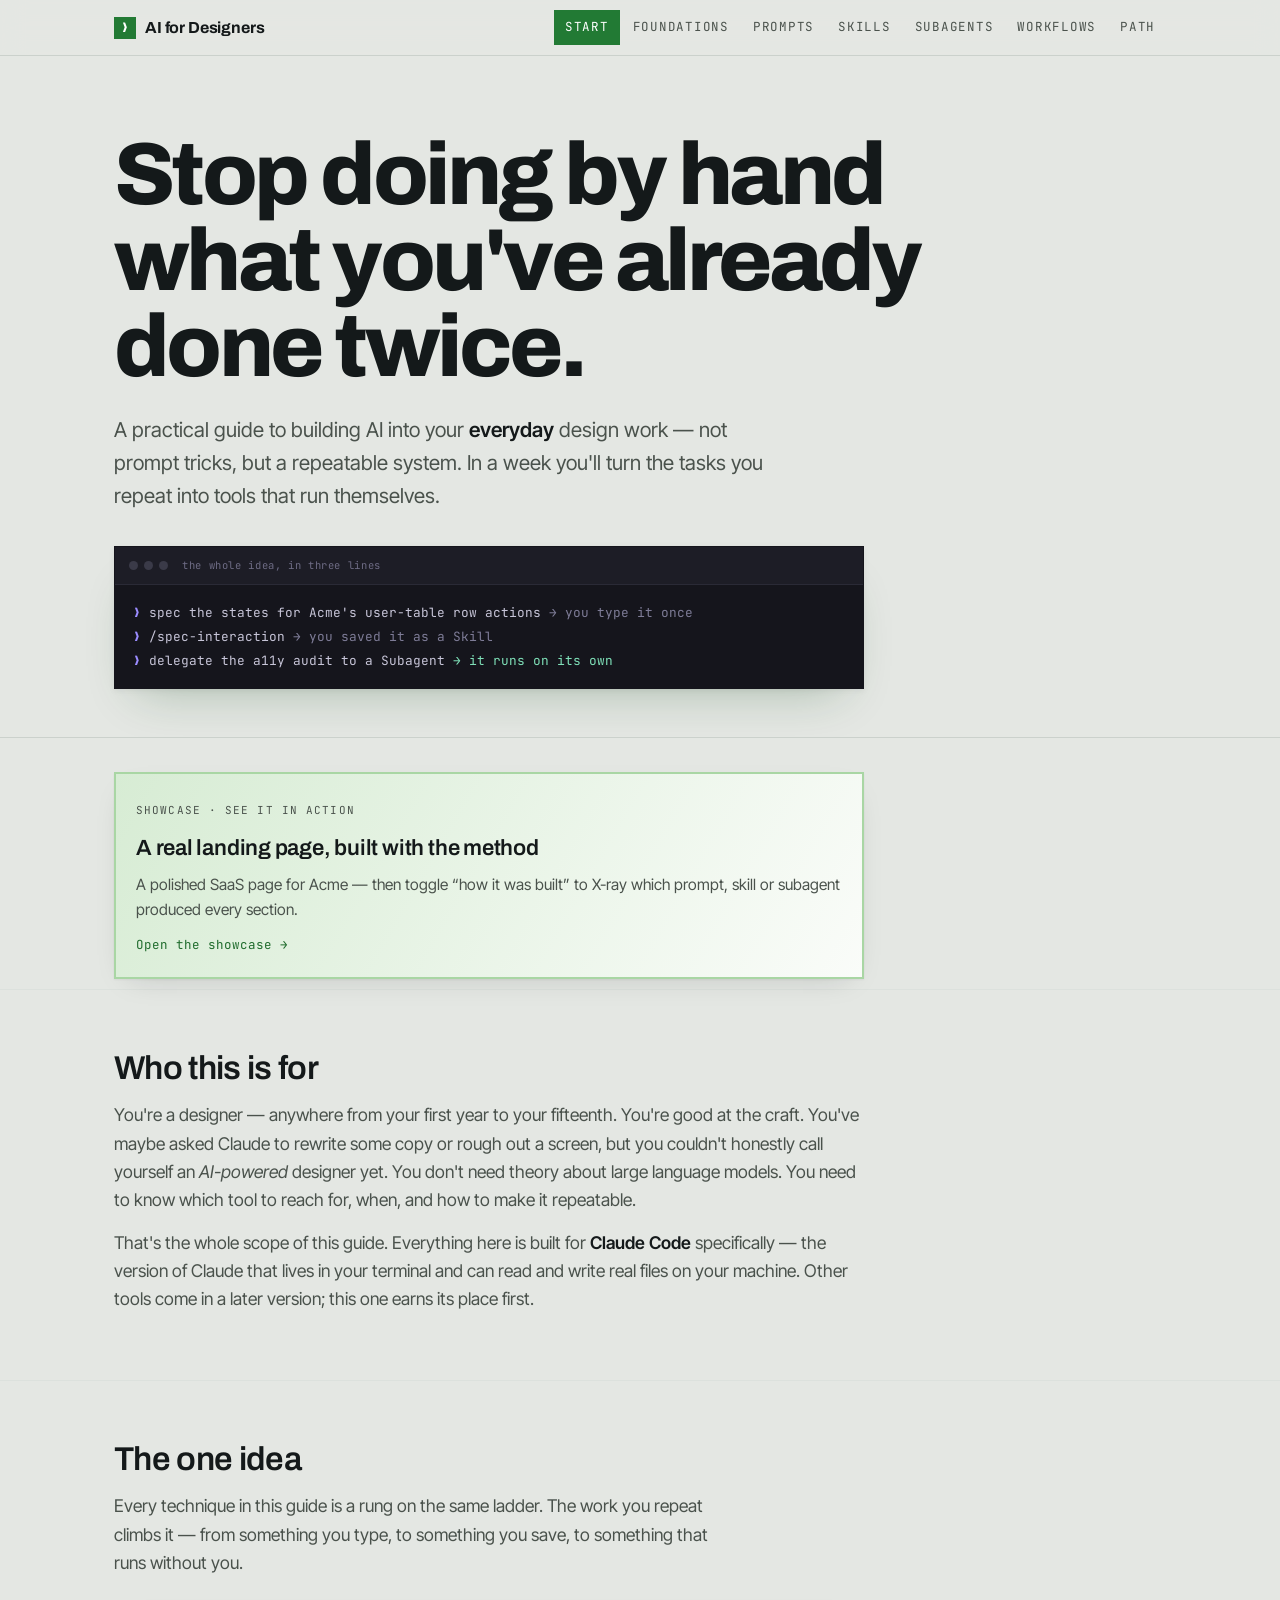
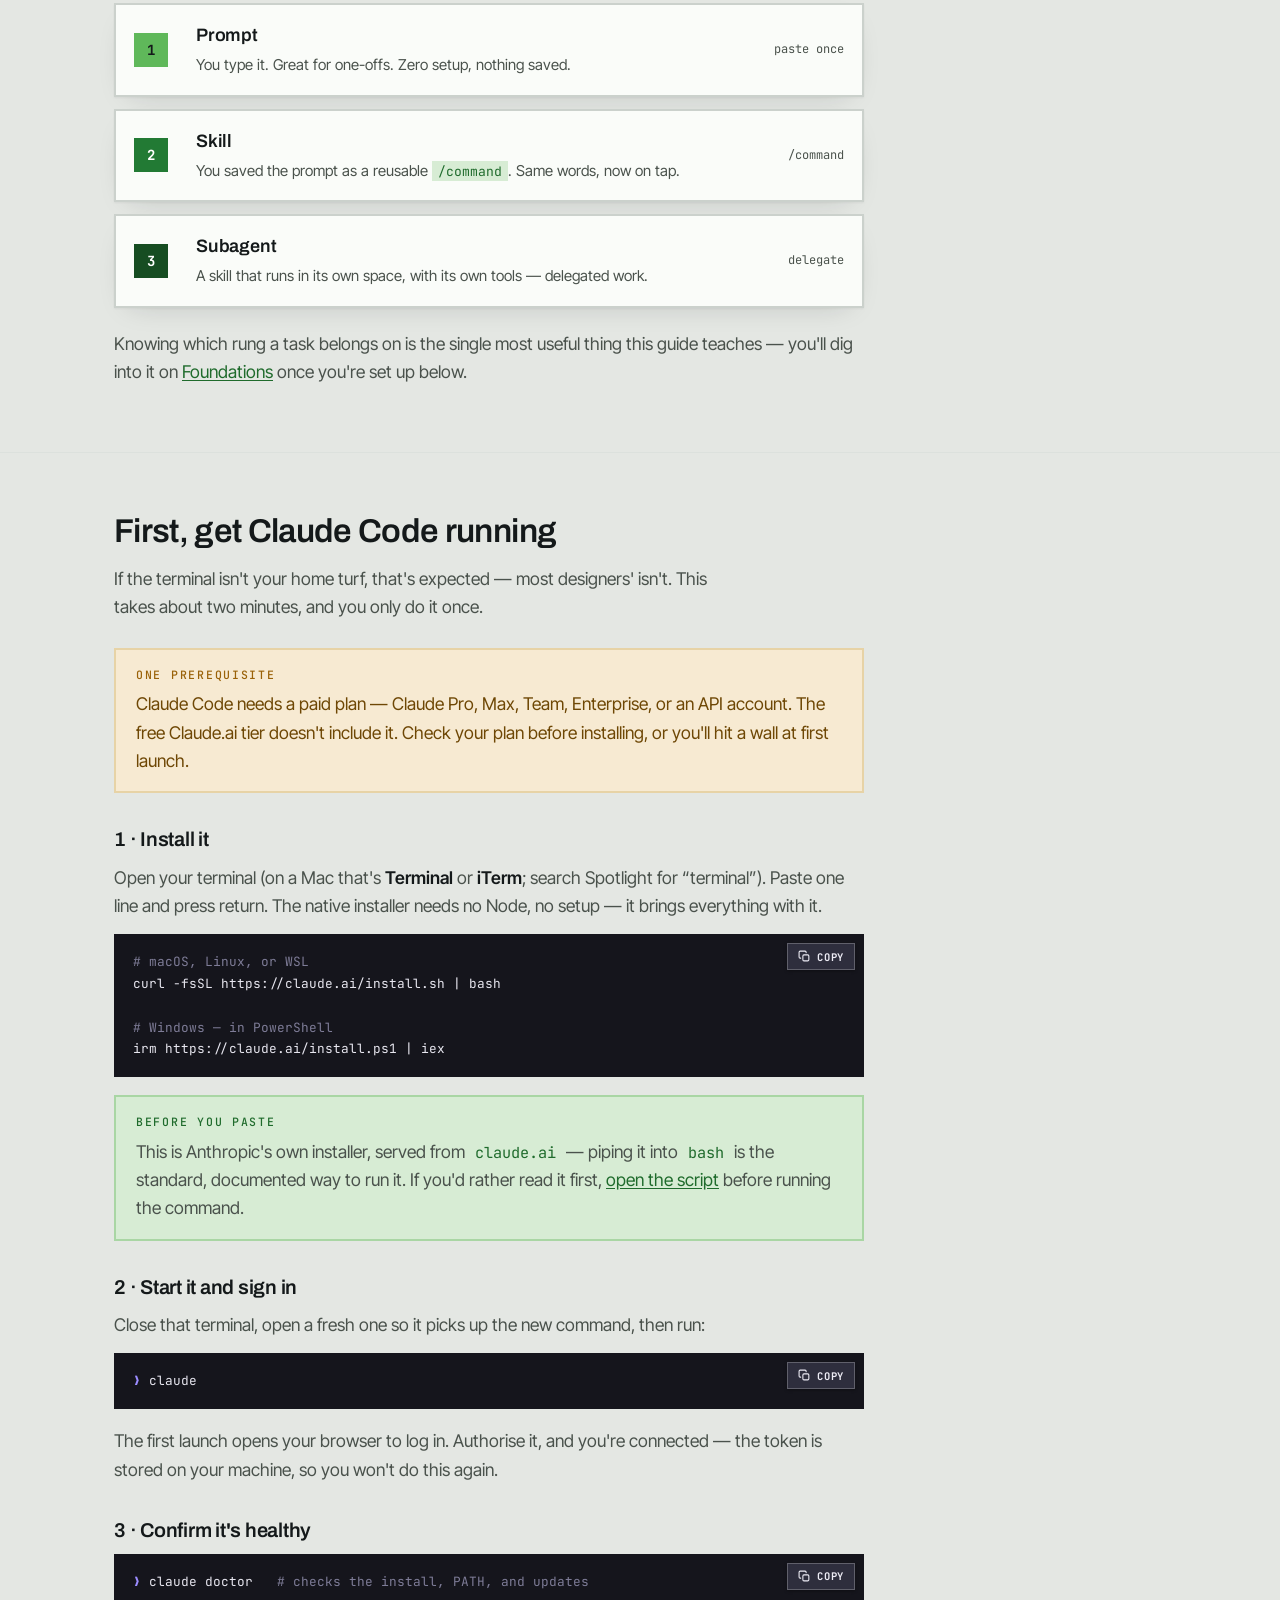
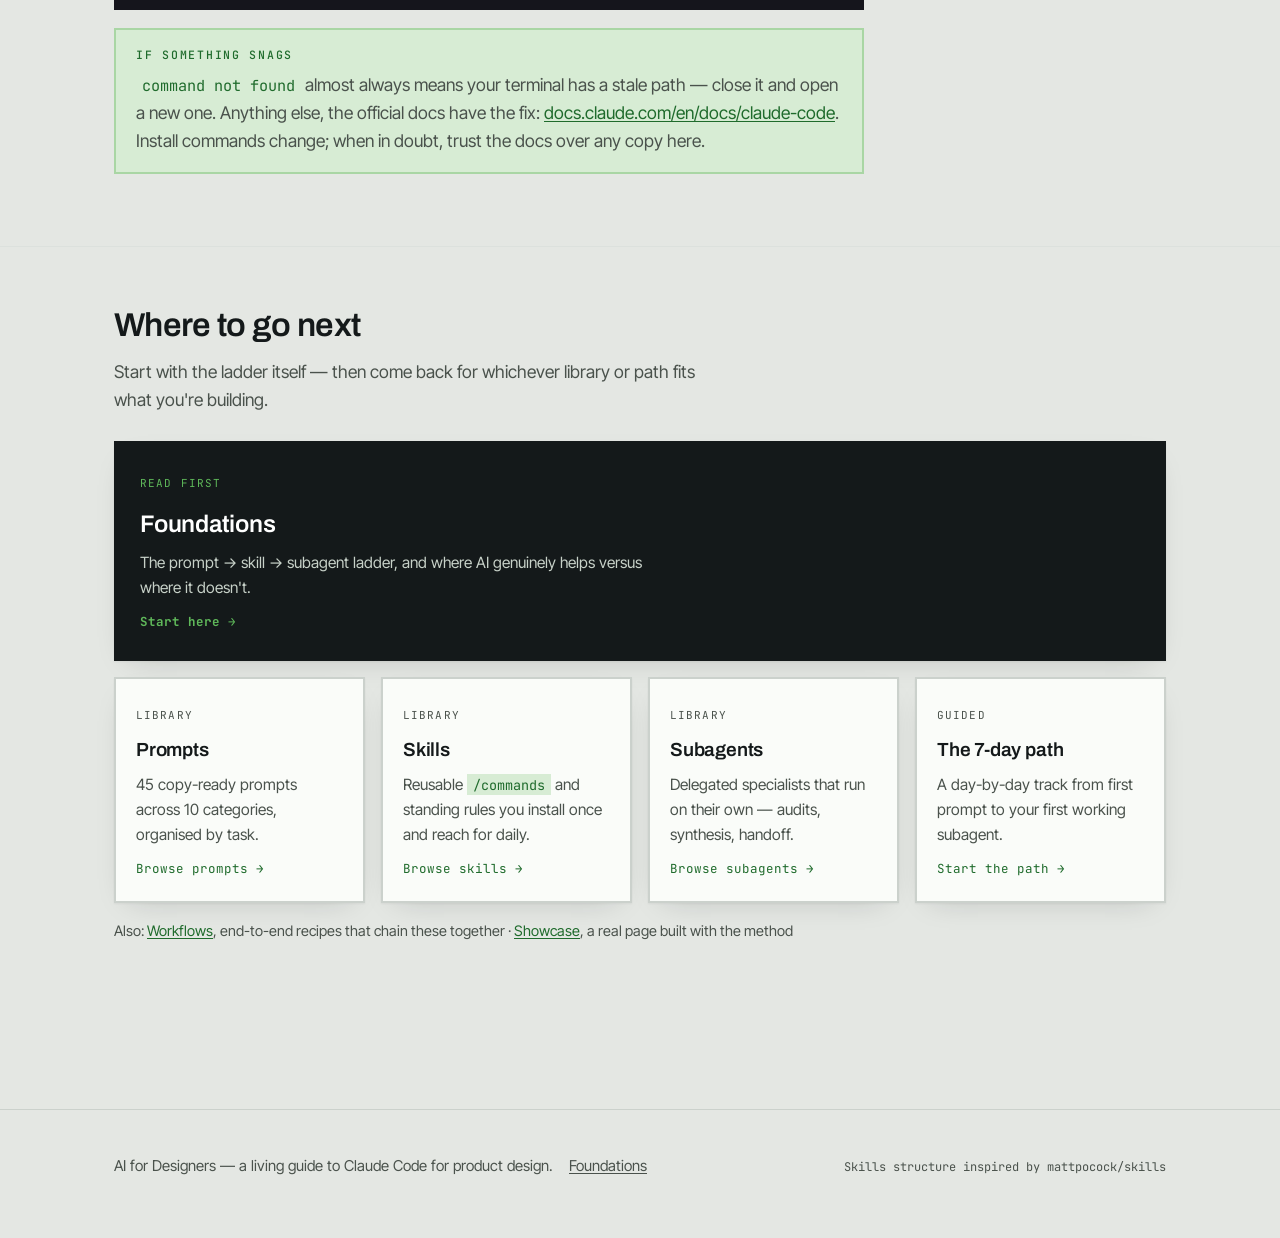
<file: index.html>
<!DOCTYPE html>
<html lang="en">
<head>
<meta charset="utf-8">
<meta name="viewport" content="width=device-width, initial-scale=1">
<link rel="icon" href="favicon.svg" type="image/svg+xml">
<title>AI for Designers — Claude Code, for UI/UX &amp; product designers</title>
<meta name="description" content="A practical, production-ready guide to integrating Claude Code into your everyday design workflow. Prompts, Skills, and Subagents for UI/UX and product designers.">
<link rel="preconnect" href="https://fonts.googleapis.com">
<link rel="preconnect" href="https://fonts.gstatic.com" crossorigin>
<link href="https://fonts.googleapis.com/css2?family=Archivo:wght@600;800&family=Inter+Tight:wght@400;500;600&family=JetBrains+Mono:wght@400;500;700&display=swap" rel="stylesheet">
<link rel="stylesheet" href="assets/css/tokens.css">
<link rel="stylesheet" href="assets/css/base.css">
</head>
<body>

<!-- ===== shared nav (kept in sync by hand across pages — no build step) ===== -->
<nav class="nav">
  <div class="nav-in">
    <a class="brand" href="index.html"><span class="glyph">❯</span><b>AI for Designers</b></a>
    <div class="nav-links" id="nav-links">
      <a href="index.html" aria-current="page">Start</a>
      <a href="foundations.html">Foundations</a>
      <a href="prompting.html">Prompts</a>
      <a href="skills.html">Skills</a>
      <a href="subagents.html">Subagents</a>
      <a href="workflows.html">Workflows</a>
      <a href="path.html">Path</a>
    </div>
    <button class="nav-toggle" type="button" aria-expanded="false" aria-controls="nav-links" aria-label="Toggle menu"></button>
  </div>
</nav>

<main>
  <!-- ===== hero ===== -->
  <header class="hero">
    <div class="wrap">
      <h1>Stop doing by hand what you&#39;ve already done twice.</h1>
      <p class="lede">A practical guide to building AI into your <strong>everyday</strong> design work — not prompt tricks, but a repeatable system. In a week you&#39;ll turn the tasks you repeat into tools that run themselves.</p>

      <div class="measure" style="margin-top:34px">
        <div class="term" aria-label="Example of the prompt to skill to subagent progression">
          <div class="term-bar"><i></i><i></i><i></i><span>the whole idea, in three lines</span></div>
          <div class="term-body">
<span class="pr">❯</span> spec the states for Acme&#39;s user-table row actions<span class="out">   → you type it once</span><br class="term-br">
<span class="pr">❯</span> /spec-interaction<span class="out">                          → you saved it as a Skill</span><br class="term-br">
<span class="pr">❯</span> delegate the a11y audit to a Subagent<span class="ok">        → it runs on its own</span>
          </div>
        </div>
      </div>
    </div>
  </header>

  <section class="band" style="padding-top:34px;padding-bottom:10px">
    <div class="wrap">
      <a href="showcase.html" class="card measure" style="display:block;border-color:var(--t2-line);background:linear-gradient(120deg,var(--t2-soft),var(--card))">
        <span class="k">Showcase · see it in action</span>
        <h4 style="font-size:22px">A real landing page, built with the method</h4>
        <p>A polished SaaS page for Acme &mdash; then toggle &ldquo;how it was built&rdquo; to X-ray which prompt, skill or subagent produced every section.</p>
        <span class="go">Open the showcase &rarr;</span>
      </a>
    </div>
  </section>


  <!-- ===== who it's for ===== -->
  <section class="band">
    <div class="wrap">
      <div class="measure">
      <div class="sec-head"><h2>Who this is for</h2></div>
      <p>You&#39;re a designer — anywhere from your first year to your fifteenth. You&#39;re good at the craft. You&#39;ve maybe asked Claude to rewrite some copy or rough out a screen, but you couldn&#39;t honestly call yourself an <em>AI-powered</em> designer yet. You don&#39;t need theory about large language models. You need to know which tool to reach for, when, and how to make it repeatable.</p>
      <p>That&#39;s the whole scope of this guide. Everything here is built for <strong>Claude Code</strong> specifically — the version of Claude that lives in your terminal and can read and write real files on your machine. Other tools come in a later version; this one earns its place first.</p>
      </div>
    </div>
  </section>

  <!-- ===== the one idea ===== -->
  <section class="band">
    <div class="wrap">
      <div class="measure">
      <div class="sec-head"><h2>The one idea</h2></div>
      <p class="sec-sub">Every technique in this guide is a rung on the same ladder. The work you repeat climbs it — from something you type, to something you save, to something that runs without you.</p>
      </div>

      <div class="ladder measure">
        <div class="rung t1">
          <div class="n">1</div>
          <div class="body"><b>Prompt</b><span>You type it. Great for one-offs. Zero setup, nothing saved.</span></div>
          <div class="cmd">paste once</div>
        </div>
        <div class="rung t2">
          <div class="n">2</div>
          <div class="body"><b>Skill</b><span>You saved the prompt as a reusable <code>/command</code>. Same words, now on tap.</span></div>
          <div class="cmd">/command</div>
        </div>
        <div class="rung t3">
          <div class="n">3</div>
          <div class="body"><b>Subagent</b><span>A skill that runs in its own space, with its own tools — delegated work.</span></div>
          <div class="cmd">delegate</div>
        </div>
      </div>

      <p class="measure" style="margin-top:22px">Knowing which rung a task belongs on is the single most useful thing this guide teaches — you&#39;ll dig into it on <a href="foundations.html">Foundations</a> once you&#39;re set up below.</p>
    </div>
  </section>

  <!-- ===== getting started with claude code ===== -->
  <section class="band">
    <div class="wrap">
      <div class="measure">
      <div class="sec-head"><h2>First, get Claude Code running</h2></div>
      <p class="sec-sub">If the terminal isn&#39;t your home turf, that&#39;s expected — most designers&#39; isn&#39;t. This takes about two minutes, and you only do it once.</p>

      <div class="callout warn">
        <span class="eyebrow">One prerequisite</span>
        <p>Claude Code needs a paid plan — Claude Pro, Max, Team, Enterprise, or an API account. The free Claude.ai tier doesn&#39;t include it. Check your plan before installing, or you&#39;ll hit a wall at first launch.</p>
      </div>

      <h3>1 · Install it</h3>
      <p>Open your terminal (on a Mac that&#39;s <strong>Terminal</strong> or <strong>iTerm</strong>; search Spotlight for &ldquo;terminal&rdquo;). Paste one line and press return. The native installer needs no Node, no setup — it brings everything with it.</p>
      <div class="codewrap"><pre><span class="c"># macOS, Linux, or WSL</span>
curl -fsSL https://claude.ai/install.sh | bash

<span class="c"># Windows — in PowerShell</span>
irm https://claude.ai/install.ps1 | iex</pre></div>
      <div class="callout tip">
        <span class="eyebrow">Before you paste</span>
        <p>This is Anthropic&#39;s own installer, served from <code>claude.ai</code> — piping it into <code>bash</code> is the standard, documented way to run it. If you&#39;d rather read it first, <a href="https://claude.ai/install.sh">open the script</a> before running the command.</p>
      </div>

      <h3>2 · Start it and sign in</h3>
      <p>Close that terminal, open a fresh one so it picks up the new command, then run:</p>
      <div class="codewrap"><pre><span class="p">❯</span> claude</pre></div>
      <p>The first launch opens your browser to log in. Authorise it, and you&#39;re connected — the token is stored on your machine, so you won&#39;t do this again.</p>

      <h3>3 · Confirm it&#39;s healthy</h3>
      <div class="codewrap"><pre><span class="p">❯</span> claude doctor   <span class="c"># checks the install, PATH, and updates</span></pre></div>

      <div class="callout tip">
        <span class="eyebrow">If something snags</span>
        <p><code>command not found</code> almost always means your terminal has a stale path — close it and open a new one. Anything else, the official docs have the fix: <a href="https://docs.claude.com/en/docs/claude-code/overview">docs.claude.com/en/docs/claude-code</a>. Install commands change; when in doubt, trust the docs over any copy here.</p>
      </div>
      </div>
    </div>
  </section>

  <!-- ===== where to go ===== -->
  <section class="band">
    <div class="wrap">
      <div class="measure"><div class="sec-head"><h2>Where to go next</h2></div>
      <p class="sec-sub">Start with the ladder itself — then come back for whichever library or path fits what you&#39;re building.</p></div>

      <a class="card card-primary" href="foundations.html">
        <span class="k">Read first</span>
        <h4>Foundations</h4>
        <p>The prompt &rarr; skill &rarr; subagent ladder, and where AI genuinely helps versus where it doesn&#39;t.</p>
        <span class="go">Start here &rarr;</span>
      </a>

      <div class="cards">
        <a class="card" href="prompting.html">
          <span class="k">Library</span>
          <h4>Prompts</h4>
          <p>45 copy-ready prompts across 10 categories, organised by task.</p>
          <span class="go">Browse prompts &rarr;</span>
        </a>
        <a class="card" href="skills.html">
          <span class="k">Library</span>
          <h4>Skills</h4>
          <p>Reusable <code>/commands</code> and standing rules you install once and reach for daily.</p>
          <span class="go">Browse skills &rarr;</span>
        </a>
        <a class="card" href="subagents.html">
          <span class="k">Library</span>
          <h4>Subagents</h4>
          <p>Delegated specialists that run on their own &mdash; audits, synthesis, handoff.</p>
          <span class="go">Browse subagents &rarr;</span>
        </a>
        <a class="card" href="path.html">
          <span class="k">Guided</span>
          <h4>The 7-day path</h4>
          <p>A day-by-day track from first prompt to your first working subagent.</p>
          <span class="go">Start the path &rarr;</span>
        </a>
      </div>
      <p class="also-line">Also: <a href="workflows.html">Workflows</a>, end-to-end recipes that chain these together &middot; <a href="showcase.html">Showcase</a>, a real page built with the method</p>
    </div>
  </section>
</main>

<footer>
  <div class="wrap">
    <span>AI for Designers — a living guide to Claude Code for product design.</span>
    <a href="foundations.html">Foundations</a>
    <span class="credit">Skills structure inspired by mattpocock/skills</span>
  </div>
</footer>

<script src="assets/js/app.js"></script>
</body>
</html>
</file>
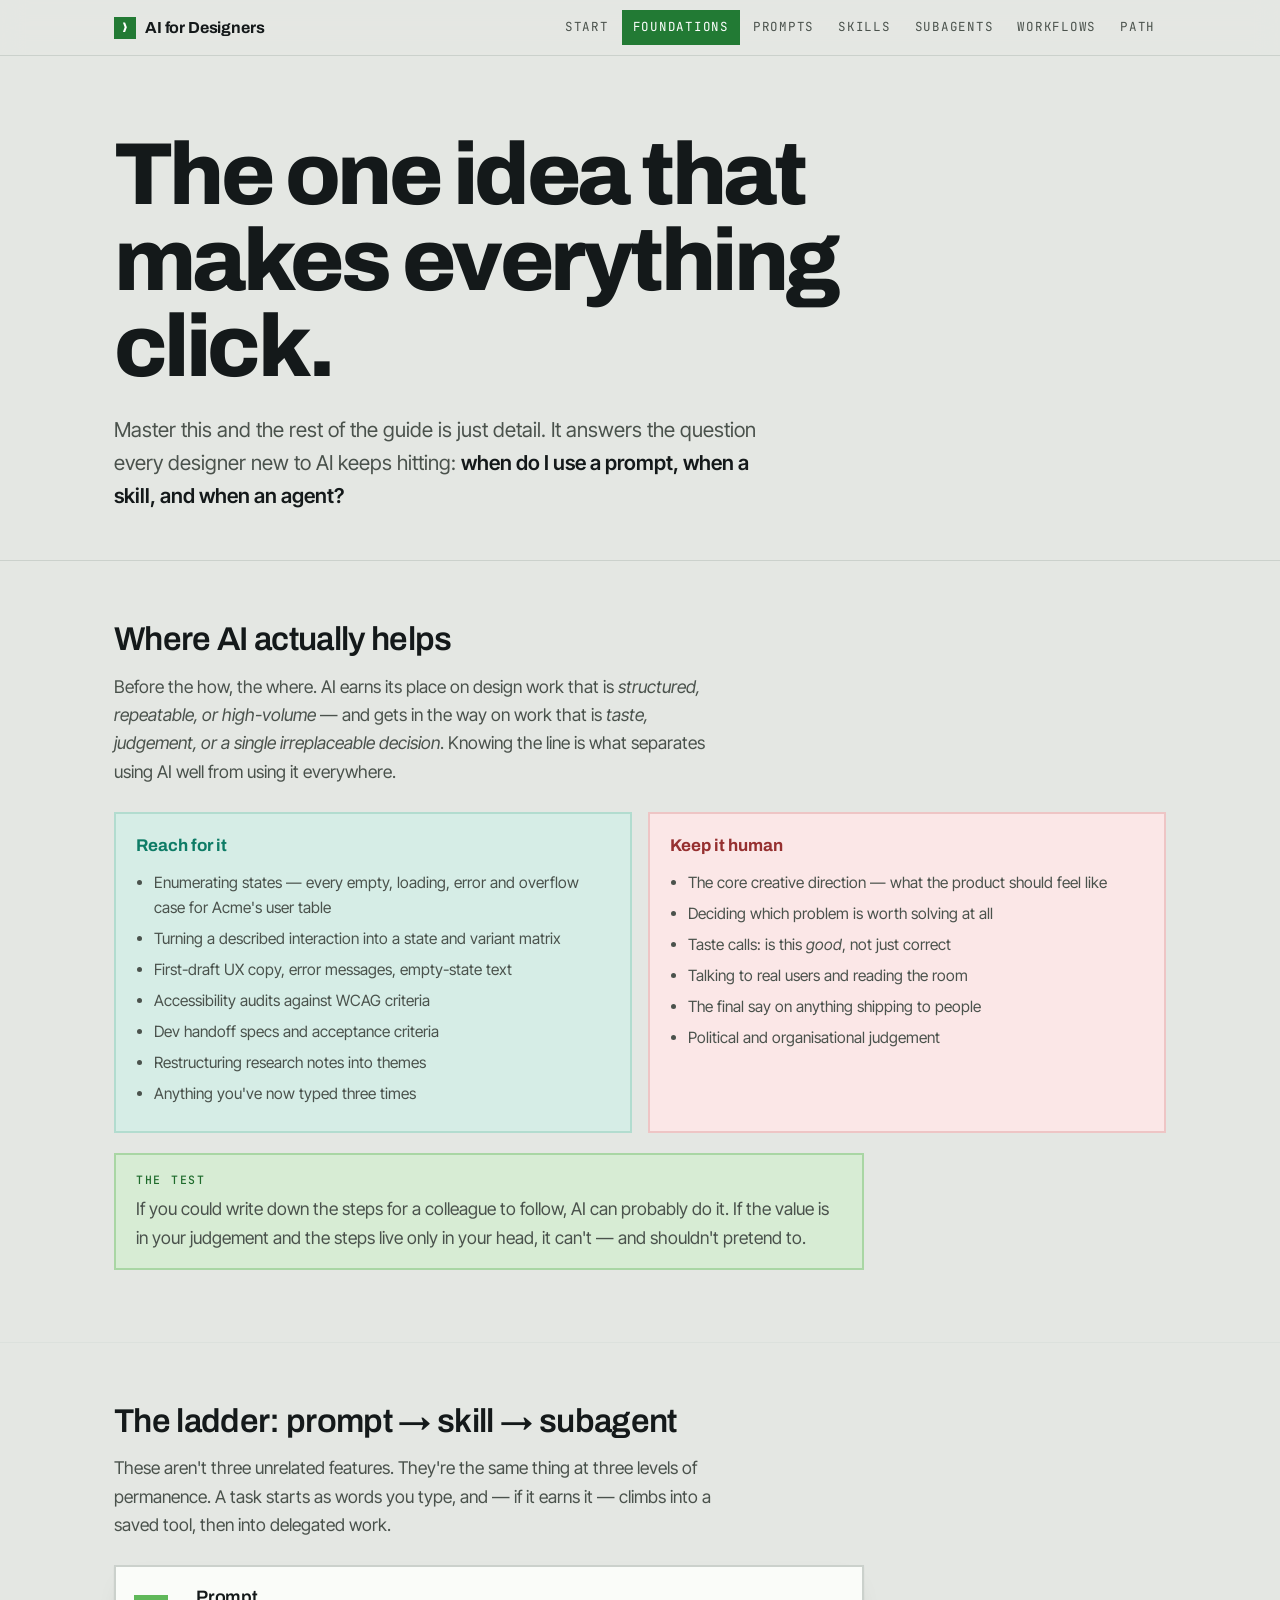
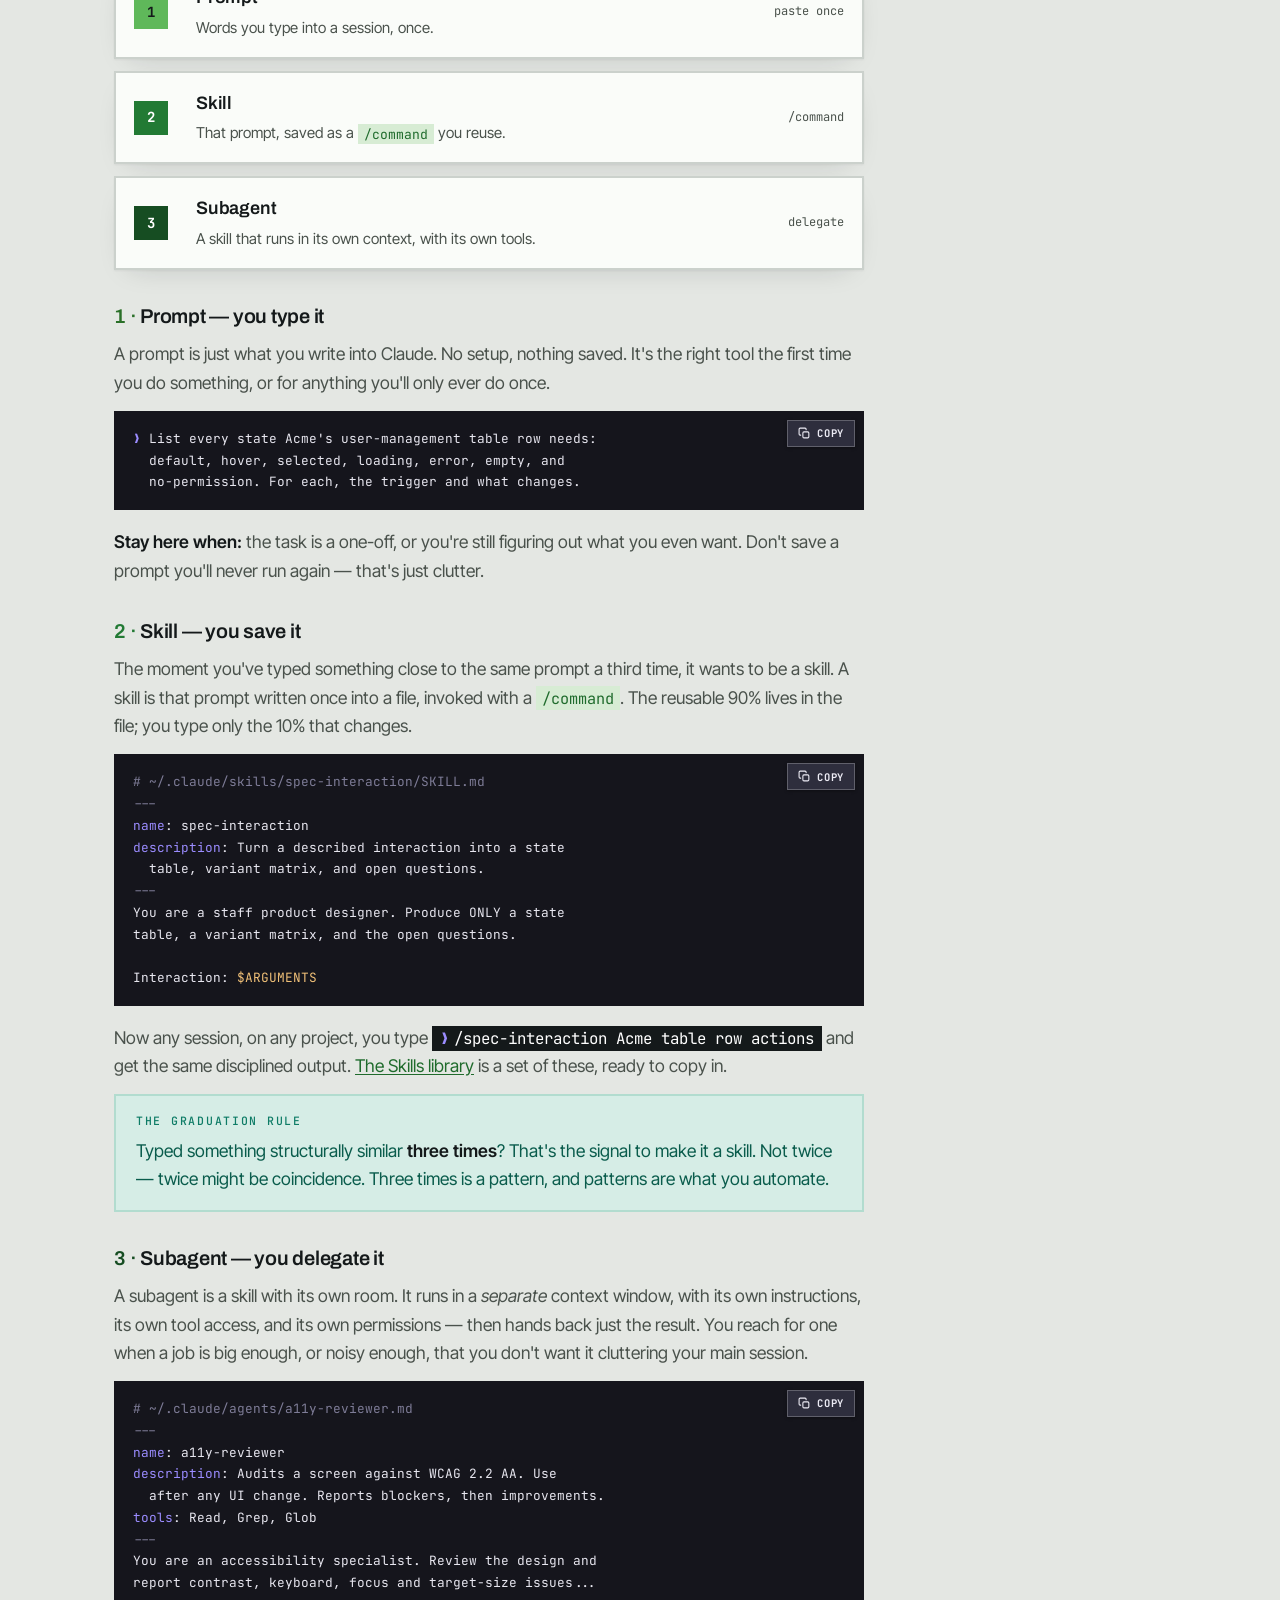
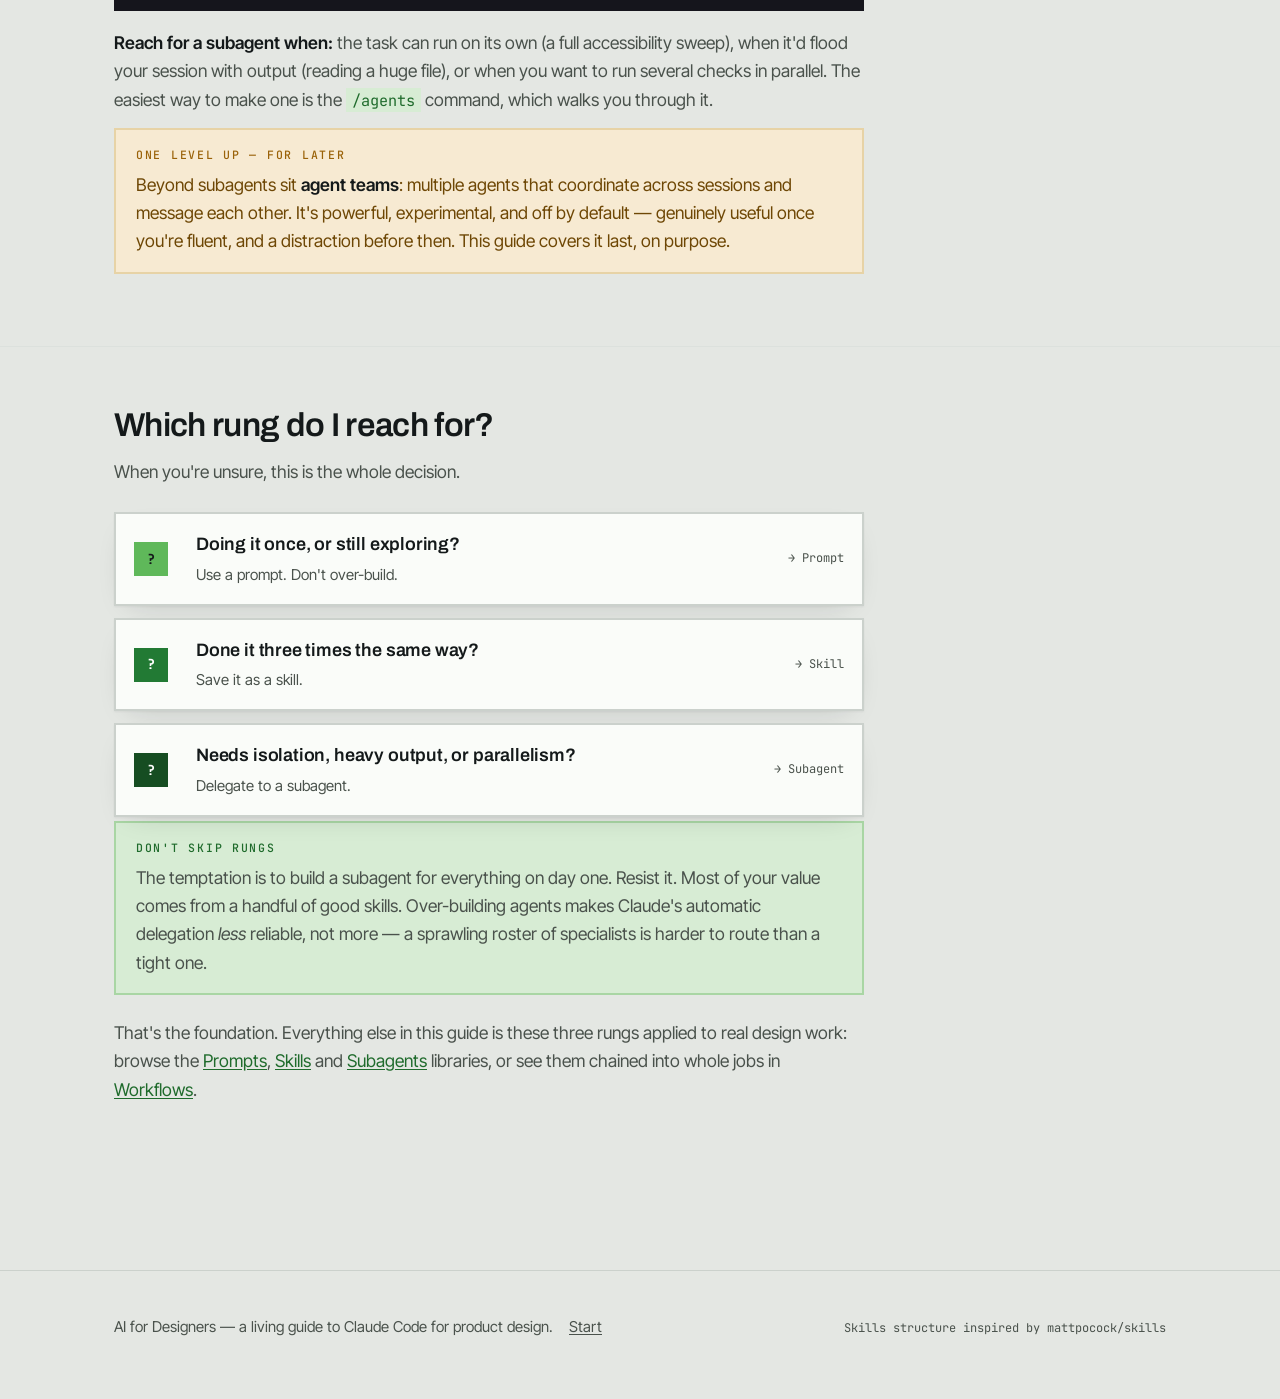
<file: foundations.html>
<!DOCTYPE html>
<html lang="en">
<head>
<meta charset="utf-8">
<meta name="viewport" content="width=device-width, initial-scale=1">
<link rel="icon" href="favicon.svg" type="image/svg+xml">
<title>Foundations — AI for Designers</title>
<meta name="description" content="The one idea that makes Claude Code click for designers: the prompt to skill to subagent ladder, and where AI genuinely adds value.">
<link rel="preconnect" href="https://fonts.googleapis.com">
<link rel="preconnect" href="https://fonts.gstatic.com" crossorigin>
<link href="https://fonts.googleapis.com/css2?family=Archivo:wght@600;800&family=Inter+Tight:wght@400;500;600&family=JetBrains+Mono:wght@400;500;700&display=swap" rel="stylesheet">
<link rel="stylesheet" href="assets/css/tokens.css">
<link rel="stylesheet" href="assets/css/base.css">
</head>
<body>

<nav class="nav">
  <div class="nav-in">
    <a class="brand" href="index.html"><span class="glyph">❯</span><b>AI for Designers</b></a>
    <div class="nav-links" id="nav-links">
      <a href="index.html">Start</a>
      <a href="foundations.html" aria-current="page">Foundations</a>
      <a href="prompting.html">Prompts</a>
      <a href="skills.html">Skills</a>
      <a href="subagents.html">Subagents</a>
      <a href="workflows.html">Workflows</a>
      <a href="path.html">Path</a>
    </div>
    <button class="nav-toggle" type="button" aria-expanded="false" aria-controls="nav-links" aria-label="Toggle menu"></button>
  </div>
</nav>

<main>
  <header class="hero">
    <div class="wrap">
      <h1>The one idea that makes everything click.</h1>
      <p class="lede">Master this and the rest of the guide is just detail. It answers the question every designer new to AI keeps hitting: <strong>when do I use a prompt, when a skill, and when an agent?</strong></p>
    </div>
  </header>

  <!-- ===== where AI helps ===== -->
  <section class="band">
    <div class="wrap">
      <div class="measure">
      <div class="sec-head"><h2>Where AI actually helps</h2></div>
      <p class="sec-sub">Before the how, the where. AI earns its place on design work that is <em>structured, repeatable, or high-volume</em> — and gets in the way on work that is <em>taste, judgement, or a single irreplaceable decision</em>. Knowing the line is what separates using AI well from using it everywhere.</p>
      </div>

      <div class="compare">
        <div class="col good">
          <h4>Reach for it</h4>
          <ul>
            <li>Enumerating states — every empty, loading, error and overflow case for Acme&#39;s user table</li>
            <li>Turning a described interaction into a state and variant matrix</li>
            <li>First-draft UX copy, error messages, empty-state text</li>
            <li>Accessibility audits against WCAG criteria</li>
            <li>Dev handoff specs and acceptance criteria</li>
            <li>Restructuring research notes into themes</li>
            <li>Anything you&#39;ve now typed three times</li>
          </ul>
        </div>
        <div class="col bad">
          <h4>Keep it human</h4>
          <ul>
            <li>The core creative direction — what the product should feel like</li>
            <li>Deciding which problem is worth solving at all</li>
            <li>Taste calls: is this <em>good</em>, not just correct</li>
            <li>Talking to real users and reading the room</li>
            <li>The final say on anything shipping to people</li>
            <li>Political and organisational judgement</li>
          </ul>
        </div>
      </div>

      <div class="callout tip measure">
        <span class="eyebrow">The test</span>
        <p>If you could write down the steps for a colleague to follow, AI can probably do it. If the value is in your judgement and the steps live only in your head, it can&#39;t — and shouldn&#39;t pretend to.</p>
      </div>
    </div>
  </section>

  <!-- ===== the ladder ===== -->
  <section class="band">
    <div class="wrap">
      <div class="measure">
      <div class="sec-head"><h2>The ladder: prompt → skill → subagent</h2></div>
      <p class="sec-sub">These aren&#39;t three unrelated features. They&#39;re the same thing at three levels of permanence. A task starts as words you type, and — if it earns it — climbs into a saved tool, then into delegated work.</p>

      <div class="ladder">
        <div class="rung t1"><div class="n">1</div><div class="body"><b>Prompt</b><span>Words you type into a session, once.</span></div><div class="cmd">paste once</div></div>
        <div class="rung t2"><div class="n">2</div><div class="body"><b>Skill</b><span>That prompt, saved as a <code>/command</code> you reuse.</span></div><div class="cmd">/command</div></div>
        <div class="rung t3"><div class="n">3</div><div class="body"><b>Subagent</b><span>A skill that runs in its own context, with its own tools.</span></div><div class="cmd">delegate</div></div>
      </div>

      <h3><span style="color:var(--t1-ink)">1 ·</span> Prompt — you type it</h3>
      <p>A prompt is just what you write into Claude. No setup, nothing saved. It&#39;s the right tool the first time you do something, or for anything you&#39;ll only ever do once.</p>
      <div class="codewrap"><pre><span class="p">❯</span> List every state Acme&#39;s user-management table row needs:
  default, hover, selected, loading, error, empty, and
  no-permission. For each, the trigger and what changes.</pre></div>
      <p><strong>Stay here when:</strong> the task is a one-off, or you&#39;re still figuring out what you even want. Don&#39;t save a prompt you&#39;ll never run again — that&#39;s just clutter.</p>

      <h3><span style="color:var(--t2)">2 ·</span> Skill — you save it</h3>
      <p>The moment you&#39;ve typed something close to the same prompt a third time, it wants to be a skill. A skill is that prompt written once into a file, invoked with a <code>/command</code>. The reusable 90% lives in the file; you type only the 10% that changes.</p>
      <div class="codewrap"><pre><span class="c"># ~/.claude/skills/spec-interaction/SKILL.md</span>
<span class="c">---</span>
<span class="p">name</span>: spec-interaction
<span class="p">description</span>: Turn a described interaction into a state
  table, variant matrix, and open questions.
<span class="c">---</span>
You are a staff product designer. Produce ONLY a state
table, a variant matrix, and the open questions.

Interaction: <span class="v">$ARGUMENTS</span></pre></div>
      <p>Now any session, on any project, you type <span class="k2"><span class="pr">❯</span>/spec-interaction Acme table row actions</span> and get the same disciplined output. <a href="index.html#">The Skills library</a> is a set of these, ready to copy in.</p>
      <div class="callout rule">
        <span class="eyebrow">The graduation rule</span>
        <p>Typed something structurally similar <strong>three times</strong>? That&#39;s the signal to make it a skill. Not twice — twice might be coincidence. Three times is a pattern, and patterns are what you automate.</p>
      </div>

      <h3><span style="color:var(--t3)">3 ·</span> Subagent — you delegate it</h3>
      <p>A subagent is a skill with its own room. It runs in a <em>separate</em> context window, with its own instructions, its own tool access, and its own permissions — then hands back just the result. You reach for one when a job is big enough, or noisy enough, that you don&#39;t want it cluttering your main session.</p>
      <div class="codewrap"><pre><span class="c"># ~/.claude/agents/a11y-reviewer.md</span>
<span class="c">---</span>
<span class="p">name</span>: a11y-reviewer
<span class="p">description</span>: Audits a screen against WCAG 2.2 AA. Use
  after any UI change. Reports blockers, then improvements.
<span class="p">tools</span>: Read, Grep, Glob
<span class="c">---</span>
You are an accessibility specialist. Review the design and
report contrast, keyboard, focus and target-size issues...</pre></div>
      <p><strong>Reach for a subagent when:</strong> the task can run on its own (a full accessibility sweep), when it&#39;d flood your session with output (reading a huge file), or when you want to run several checks in parallel. The easiest way to make one is the <code>/agents</code> command, which walks you through it.</p>

      <div class="callout warn">
        <span class="eyebrow">One level up — for later</span>
        <p>Beyond subagents sit <strong>agent teams</strong>: multiple agents that coordinate across sessions and message each other. It&#39;s powerful, experimental, and off by default — genuinely useful once you&#39;re fluent, and a distraction before then. This guide covers it last, on purpose.</p>
      </div>
      </div>
    </div>
  </section>

  <!-- ===== decision guide ===== -->
  <section class="band">
    <div class="wrap">
      <div class="measure">
      <div class="sec-head"><h2>Which rung do I reach for?</h2></div>
      <p class="sec-sub">When you&#39;re unsure, this is the whole decision.</p>

      <div class="ladder">
        <div class="rung t1"><div class="n">?</div><div class="body"><b>Doing it once, or still exploring?</b><span>Use a prompt. Don&#39;t over-build.</span></div><div class="cmd">→ Prompt</div></div>
        <div class="rung t2"><div class="n">?</div><div class="body"><b>Done it three times the same way?</b><span>Save it as a skill.</span></div><div class="cmd">→ Skill</div></div>
        <div class="rung t3"><div class="n">?</div><div class="body"><b>Needs isolation, heavy output, or parallelism?</b><span>Delegate to a subagent.</span></div><div class="cmd">→ Subagent</div></div>
      </div>

      <div class="callout tip">
        <span class="eyebrow">Don&#39;t skip rungs</span>
        <p>The temptation is to build a subagent for everything on day one. Resist it. Most of your value comes from a handful of good skills. Over-building agents makes Claude&#39;s automatic delegation <em>less</em> reliable, not more — a sprawling roster of specialists is harder to route than a tight one.</p>
      </div>

      <p style="margin-top:24px">That&#39;s the foundation. Everything else in this guide is these three rungs applied to real design work: browse the <a href="prompting.html">Prompts</a>, <a href="skills.html">Skills</a> and <a href="subagents.html">Subagents</a> libraries, or see them chained into whole jobs in <a href="workflows.html">Workflows</a>.</p>
      </div>
    </div>
  </section>
</main>

<footer>
  <div class="wrap">
    <span>AI for Designers — a living guide to Claude Code for product design.</span>
    <a href="index.html">Start</a>
    <span class="credit">Skills structure inspired by mattpocock/skills</span>
  </div>
</footer>

<script src="assets/js/app.js"></script>
</body>
</html>
</file>
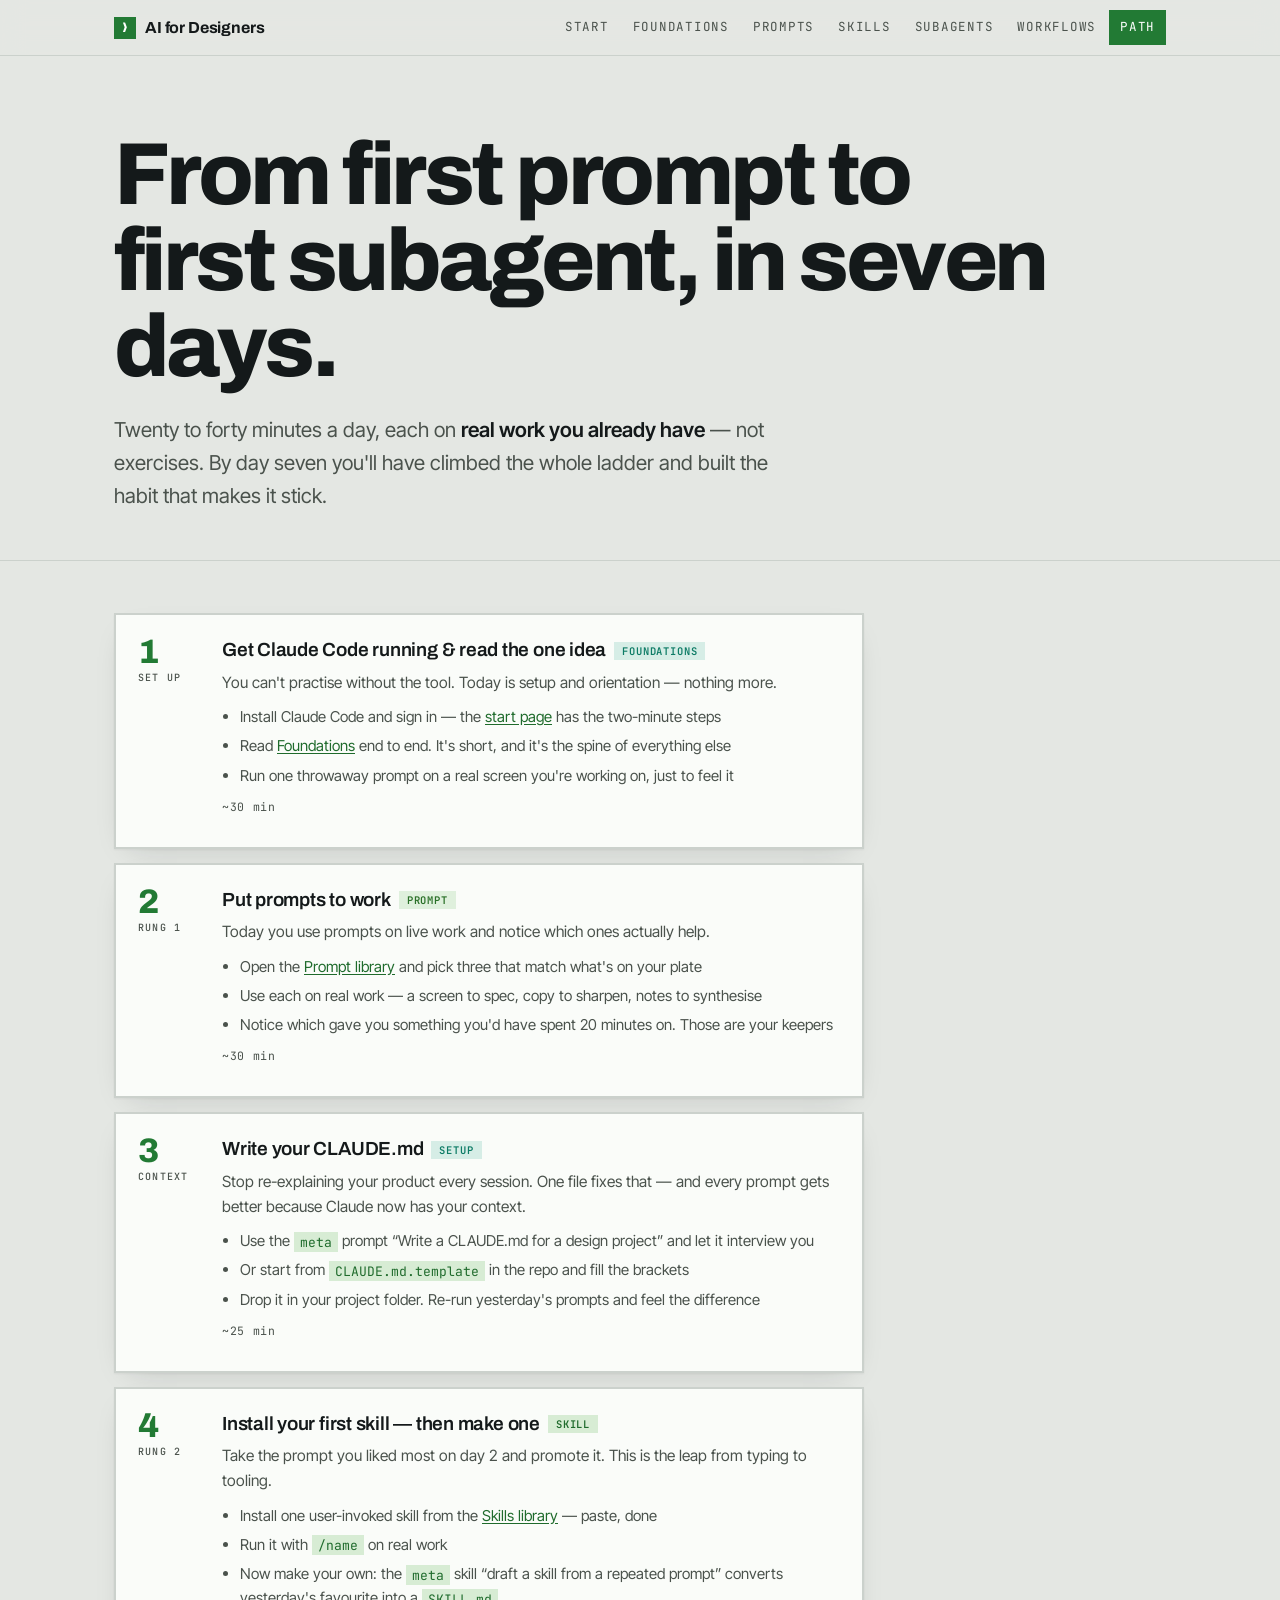
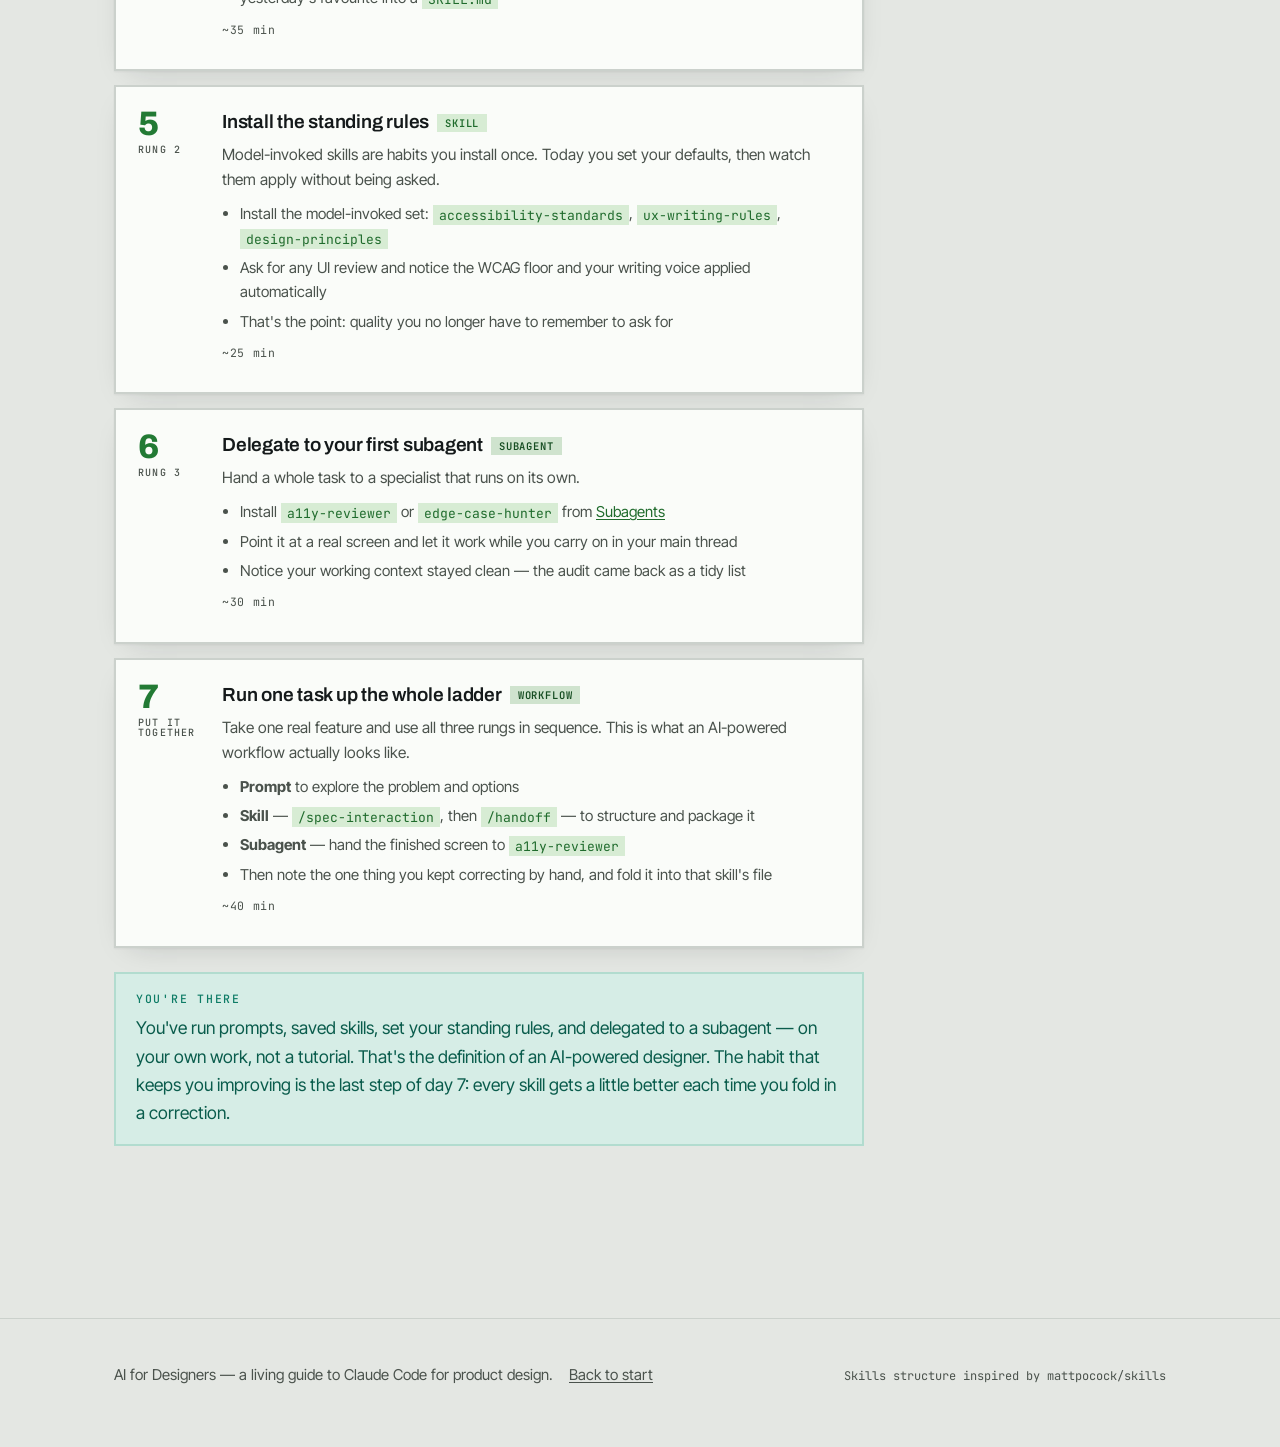
<file: path.html>
<!DOCTYPE html>
<html lang="en">
<head>
<meta charset="utf-8">
<meta name="viewport" content="width=device-width, initial-scale=1">
<link rel="icon" href="favicon.svg" type="image/svg+xml">
<title>The 7-Day Path — AI for Designers</title>
<meta name="description" content="A day-by-day path from your first prompt to your first working subagent. Become an AI-powered designer in a week.">
<link rel="preconnect" href="https://fonts.googleapis.com">
<link rel="preconnect" href="https://fonts.gstatic.com" crossorigin>
<link href="https://fonts.googleapis.com/css2?family=Archivo:wght@600;800&family=Inter+Tight:wght@400;500;600&family=JetBrains+Mono:wght@400;500;700&display=swap" rel="stylesheet">
<link rel="stylesheet" href="assets/css/tokens.css">
<link rel="stylesheet" href="assets/css/base.css">
</head>
<body>
<nav class="nav"><div class="nav-in">
  <a class="brand" href="index.html"><span class="glyph">❯</span><b>AI for Designers</b></a>
  <div class="nav-links" id="nav-links">
      <a href="index.html">Start</a>
      <a href="foundations.html">Foundations</a>
      <a href="prompting.html">Prompts</a>
      <a href="skills.html">Skills</a>
      <a href="subagents.html">Subagents</a>
      <a href="workflows.html">Workflows</a>
      <a href="path.html" aria-current="page">Path</a>
    </div>
  <button class="nav-toggle" type="button" aria-expanded="false" aria-controls="nav-links" aria-label="Toggle menu"></button>
</div></nav>

<main>
  <header class="hero">
    <div class="wrap">
      <h1>From first prompt to first subagent, in seven days.</h1>
      <p class="lede">Twenty to forty minutes a day, each on <strong>real work you already have</strong> — not exercises. By day seven you&#39;ll have climbed the whole ladder and built the habit that makes it stick.</p>
    </div>
  </header>

  <section class="band">
    <div class="wrap">
      <div class="measure">

      <div class="day ctx">
        <div class="daynum">1<small>Set up</small></div>
        <div>
          <h3>Get Claude Code running &amp; read the one idea<span class="rung-tag ctx">Foundations</span></h3>
          <p>You can&#39;t practise without the tool. Today is setup and orientation — nothing more.</p>
          <ul class="do">
            <li>Install Claude Code and sign in — the <a href="index.html">start page</a> has the two-minute steps</li>
            <li>Read <a href="foundations.html">Foundations</a> end to end. It&#39;s short, and it&#39;s the spine of everything else</li>
            <li>Run one throwaway prompt on a real screen you&#39;re working on, just to feel it</li>
          </ul>
          <p class="time" style="margin-top:10px">~30 min</p>
        </div>
      </div>

      <div class="day t1">
        <div class="daynum">2<small>Rung 1</small></div>
        <div>
          <h3>Put prompts to work<span class="rung-tag t1">Prompt</span></h3>
          <p>Today you use prompts on live work and notice which ones actually help.</p>
          <ul class="do">
            <li>Open the <a href="prompting.html">Prompt library</a> and pick three that match what&#39;s on your plate</li>
            <li>Use each on real work — a screen to spec, copy to sharpen, notes to synthesise</li>
            <li>Notice which gave you something you&#39;d have spent 20 minutes on. Those are your keepers</li>
          </ul>
          <p class="time" style="margin-top:10px">~30 min</p>
        </div>
      </div>

      <div class="day ctx">
        <div class="daynum">3<small>Context</small></div>
        <div>
          <h3>Write your CLAUDE.md<span class="rung-tag ctx">Setup</span></h3>
          <p>Stop re-explaining your product every session. One file fixes that — and every prompt gets better because Claude now has your context.</p>
          <ul class="do">
            <li>Use the <code>meta</code> prompt &ldquo;Write a CLAUDE.md for a design project&rdquo; and let it interview you</li>
            <li>Or start from <code>CLAUDE.md.template</code> in the repo and fill the brackets</li>
            <li>Drop it in your project folder. Re-run yesterday&#39;s prompts and feel the difference</li>
          </ul>
          <p class="time" style="margin-top:10px">~25 min</p>
        </div>
      </div>

      <div class="day t2">
        <div class="daynum">4<small>Rung 2</small></div>
        <div>
          <h3>Install your first skill — then make one<span class="rung-tag t2">Skill</span></h3>
          <p>Take the prompt you liked most on day 2 and promote it. This is the leap from typing to tooling.</p>
          <ul class="do">
            <li>Install one user-invoked skill from the <a href="skills.html">Skills library</a> — paste, done</li>
            <li>Run it with <code>/name</code> on real work</li>
            <li>Now make your own: the <code>meta</code> skill &ldquo;draft a skill from a repeated prompt&rdquo; converts yesterday&#39;s favourite into a <code>SKILL.md</code></li>
          </ul>
          <p class="time" style="margin-top:10px">~35 min</p>
        </div>
      </div>

      <div class="day t2">
        <div class="daynum">5<small>Rung 2</small></div>
        <div>
          <h3>Install the standing rules<span class="rung-tag t2">Skill</span></h3>
          <p>Model-invoked skills are habits you install once. Today you set your defaults, then watch them apply without being asked.</p>
          <ul class="do">
            <li>Install the model-invoked set: <code>accessibility-standards</code>, <code>ux-writing-rules</code>, <code>design-principles</code></li>
            <li>Ask for any UI review and notice the WCAG floor and your writing voice applied automatically</li>
            <li>That&#39;s the point: quality you no longer have to remember to ask for</li>
          </ul>
          <p class="time" style="margin-top:10px">~25 min</p>
        </div>
      </div>

      <div class="day t3">
        <div class="daynum">6<small>Rung 3</small></div>
        <div>
          <h3>Delegate to your first subagent<span class="rung-tag t3">Subagent</span></h3>
          <p>Hand a whole task to a specialist that runs on its own.</p>
          <ul class="do">
            <li>Install <code>a11y-reviewer</code> or <code>edge-case-hunter</code> from <a href="subagents.html">Subagents</a></li>
            <li>Point it at a real screen and let it work while you carry on in your main thread</li>
            <li>Notice your working context stayed clean — the audit came back as a tidy list</li>
          </ul>
          <p class="time" style="margin-top:10px">~30 min</p>
        </div>
      </div>

      <div class="day t3">
        <div class="daynum">7<small>Put it together</small></div>
        <div>
          <h3>Run one task up the whole ladder<span class="rung-tag t3">Workflow</span></h3>
          <p>Take one real feature and use all three rungs in sequence. This is what an AI-powered workflow actually looks like.</p>
          <ul class="do">
            <li><b>Prompt</b> to explore the problem and options</li>
            <li><b>Skill</b> — <code>/spec-interaction</code>, then <code>/handoff</code> — to structure and package it</li>
            <li><b>Subagent</b> — hand the finished screen to <code>a11y-reviewer</code></li>
            <li>Then note the one thing you kept correcting by hand, and fold it into that skill&#39;s file</li>
          </ul>
          <p class="time" style="margin-top:10px">~40 min</p>
        </div>
      </div>

      <div class="callout rule" style="margin-top:24px">
        <span class="eyebrow">You&#39;re there</span>
        <p>You&#39;ve run prompts, saved skills, set your standing rules, and delegated to a subagent — on your own work, not a tutorial. That&#39;s the definition of an AI-powered designer. The habit that keeps you improving is the last step of day 7: every skill gets a little better each time you fold in a correction.</p>
      </div>
      </div>
    </div>
  </section>
</main>

<footer><div class="wrap">
  <span>AI for Designers — a living guide to Claude Code for product design.</span>
  <a href="index.html">Back to start</a>
  <span class="credit">Skills structure inspired by mattpocock/skills</span>
</div></footer>

<script src="assets/js/app.js"></script>
</body>
</html>
</file>
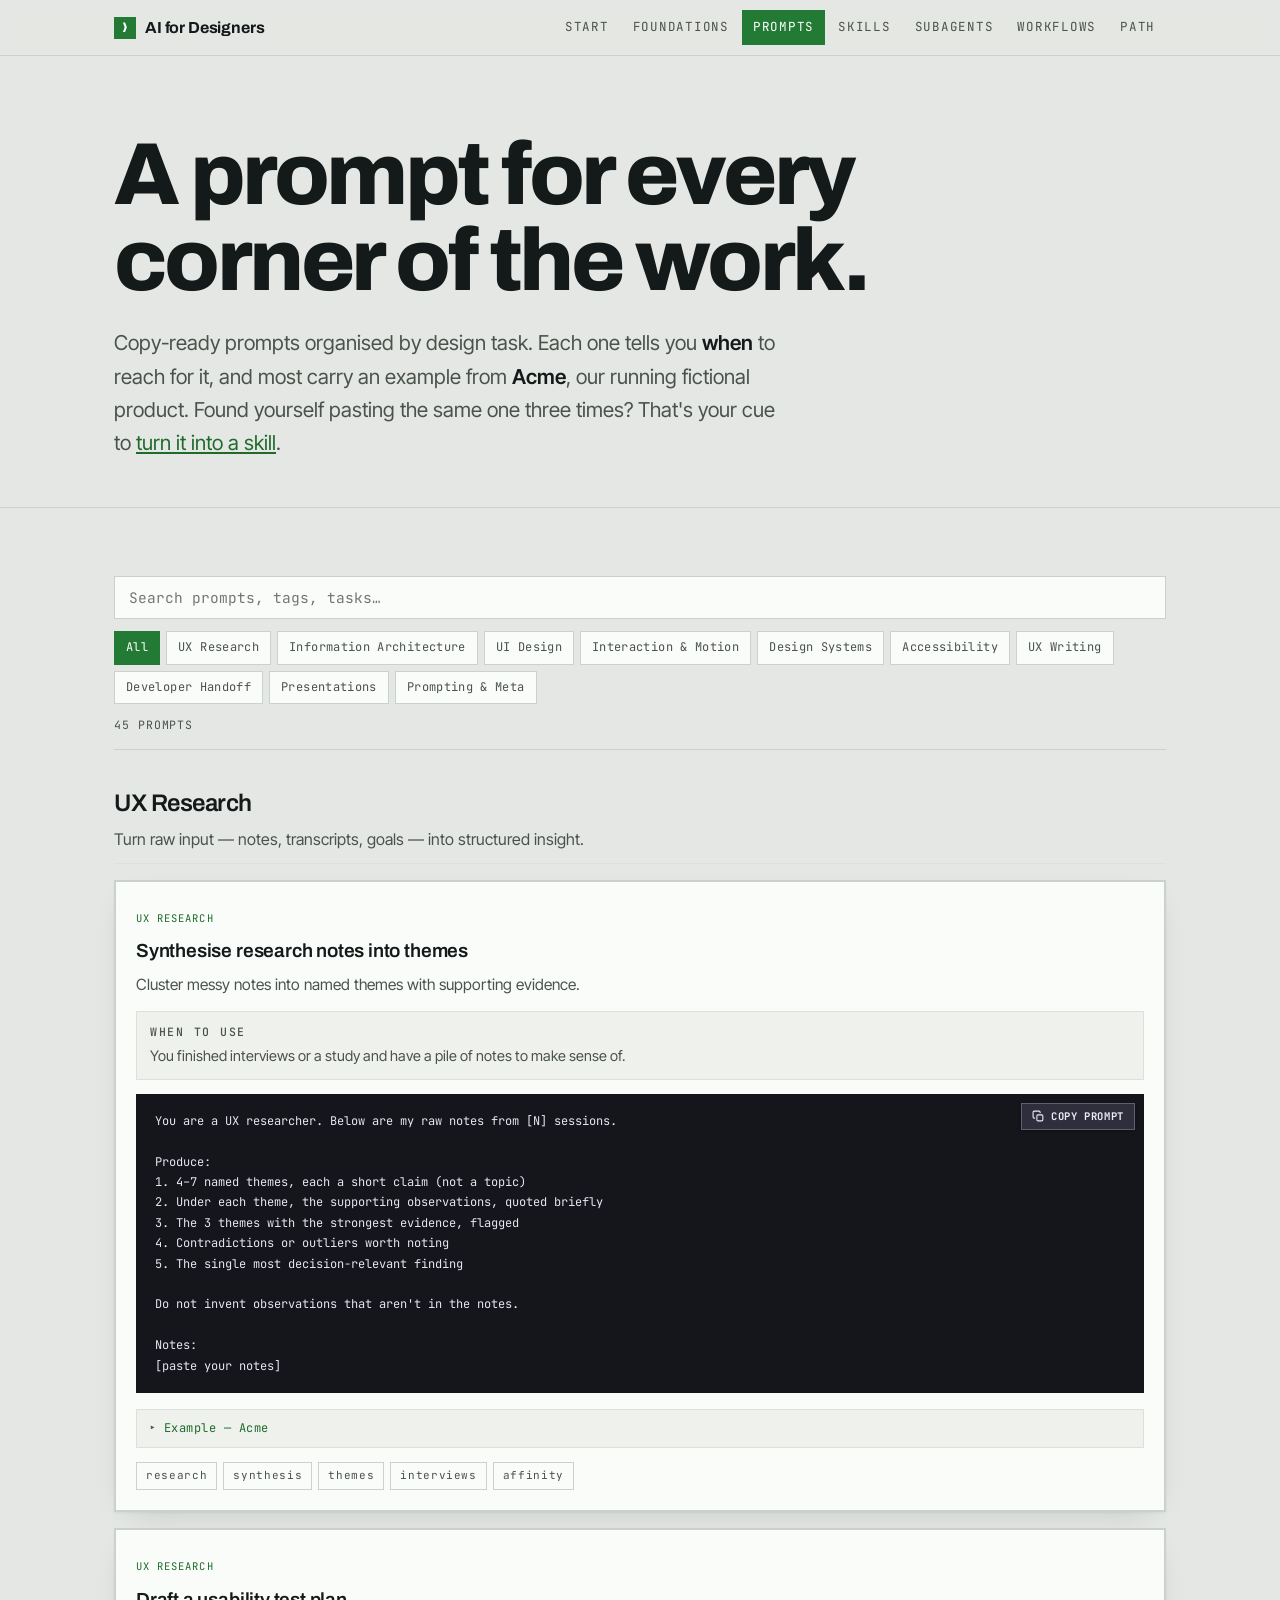
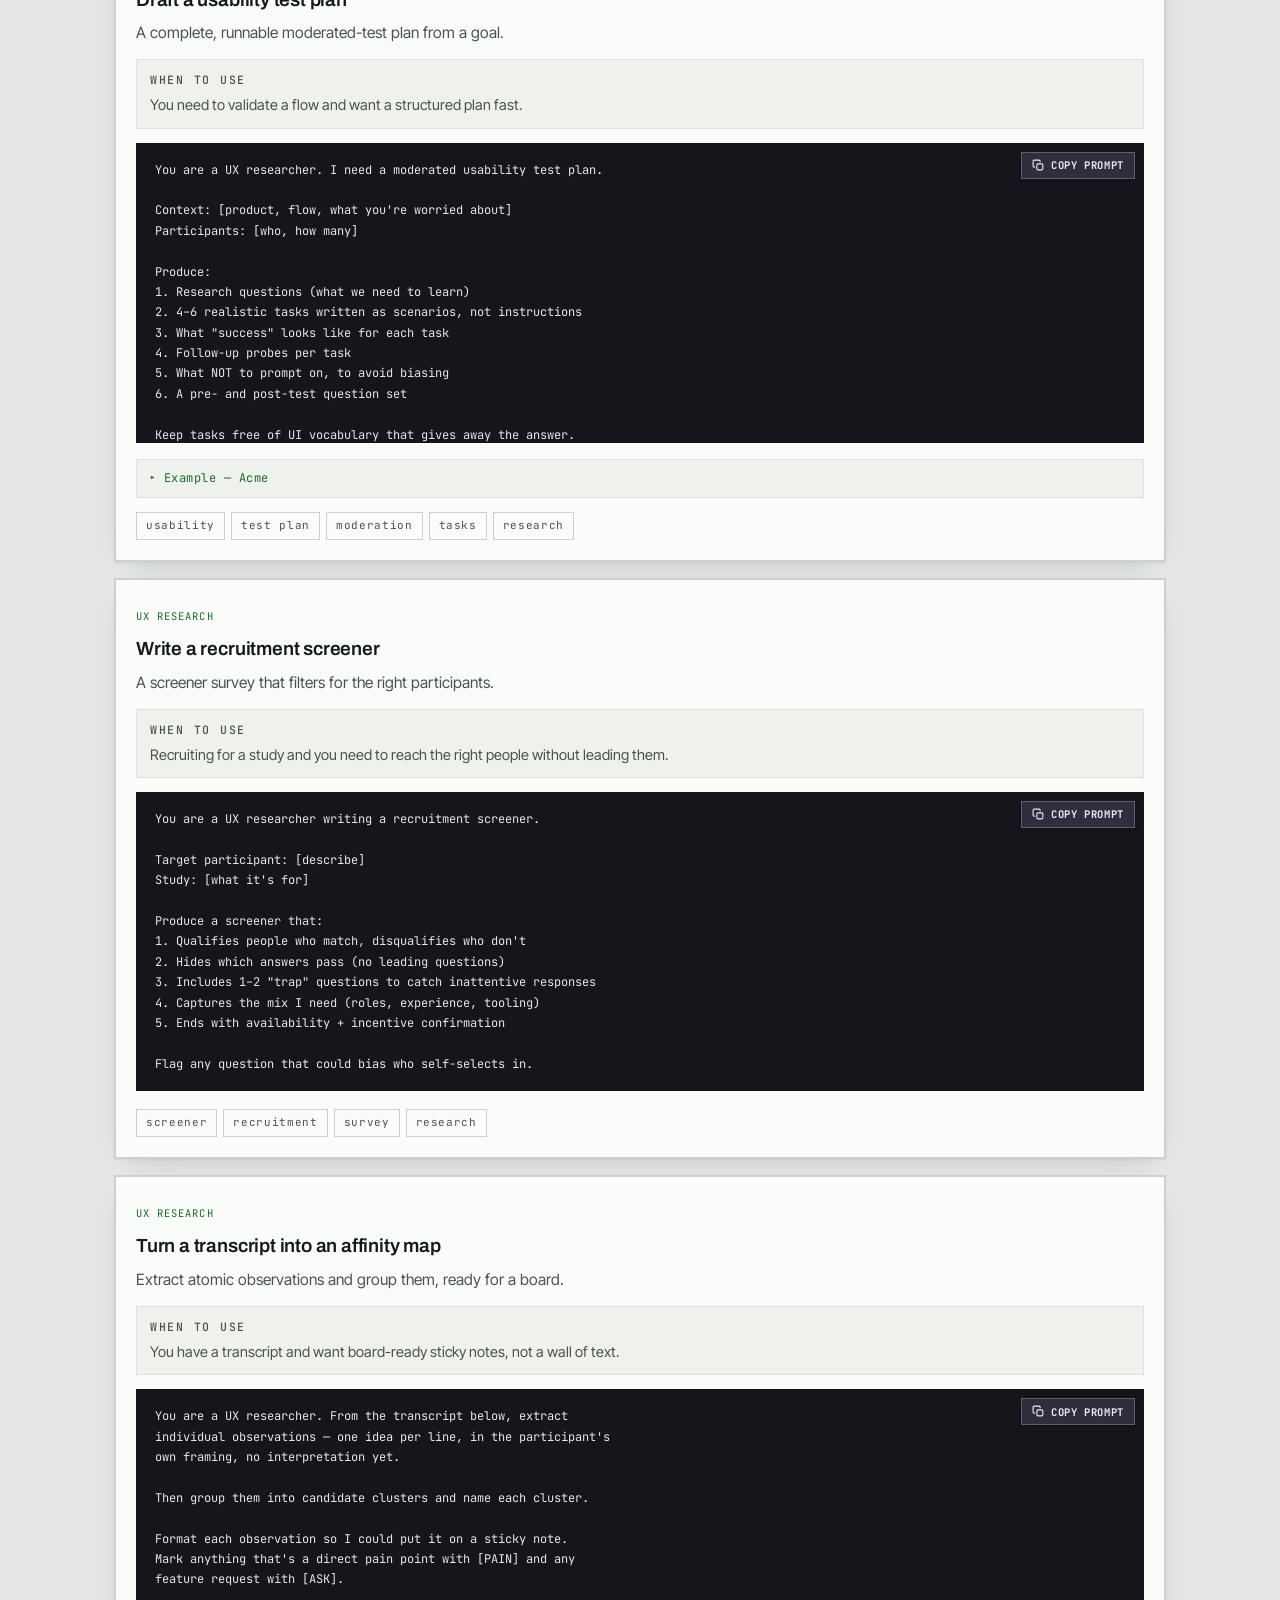
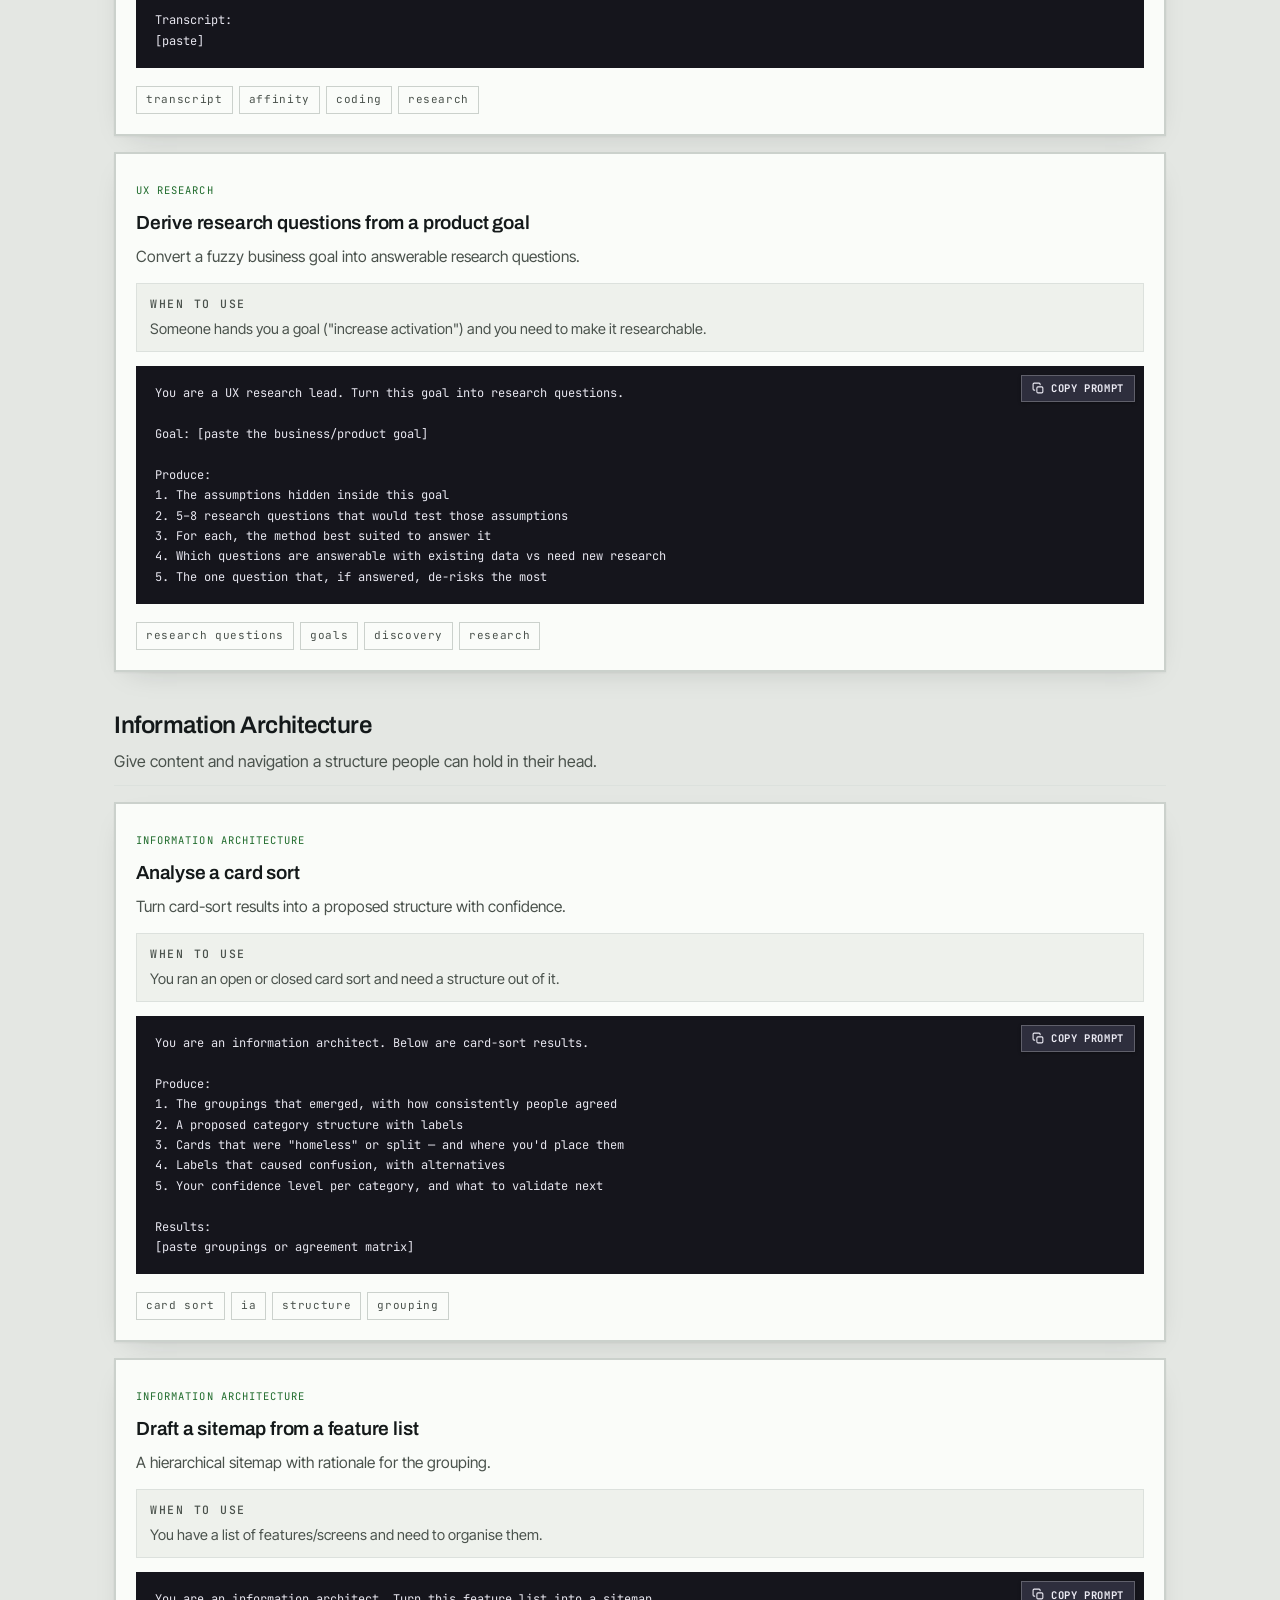
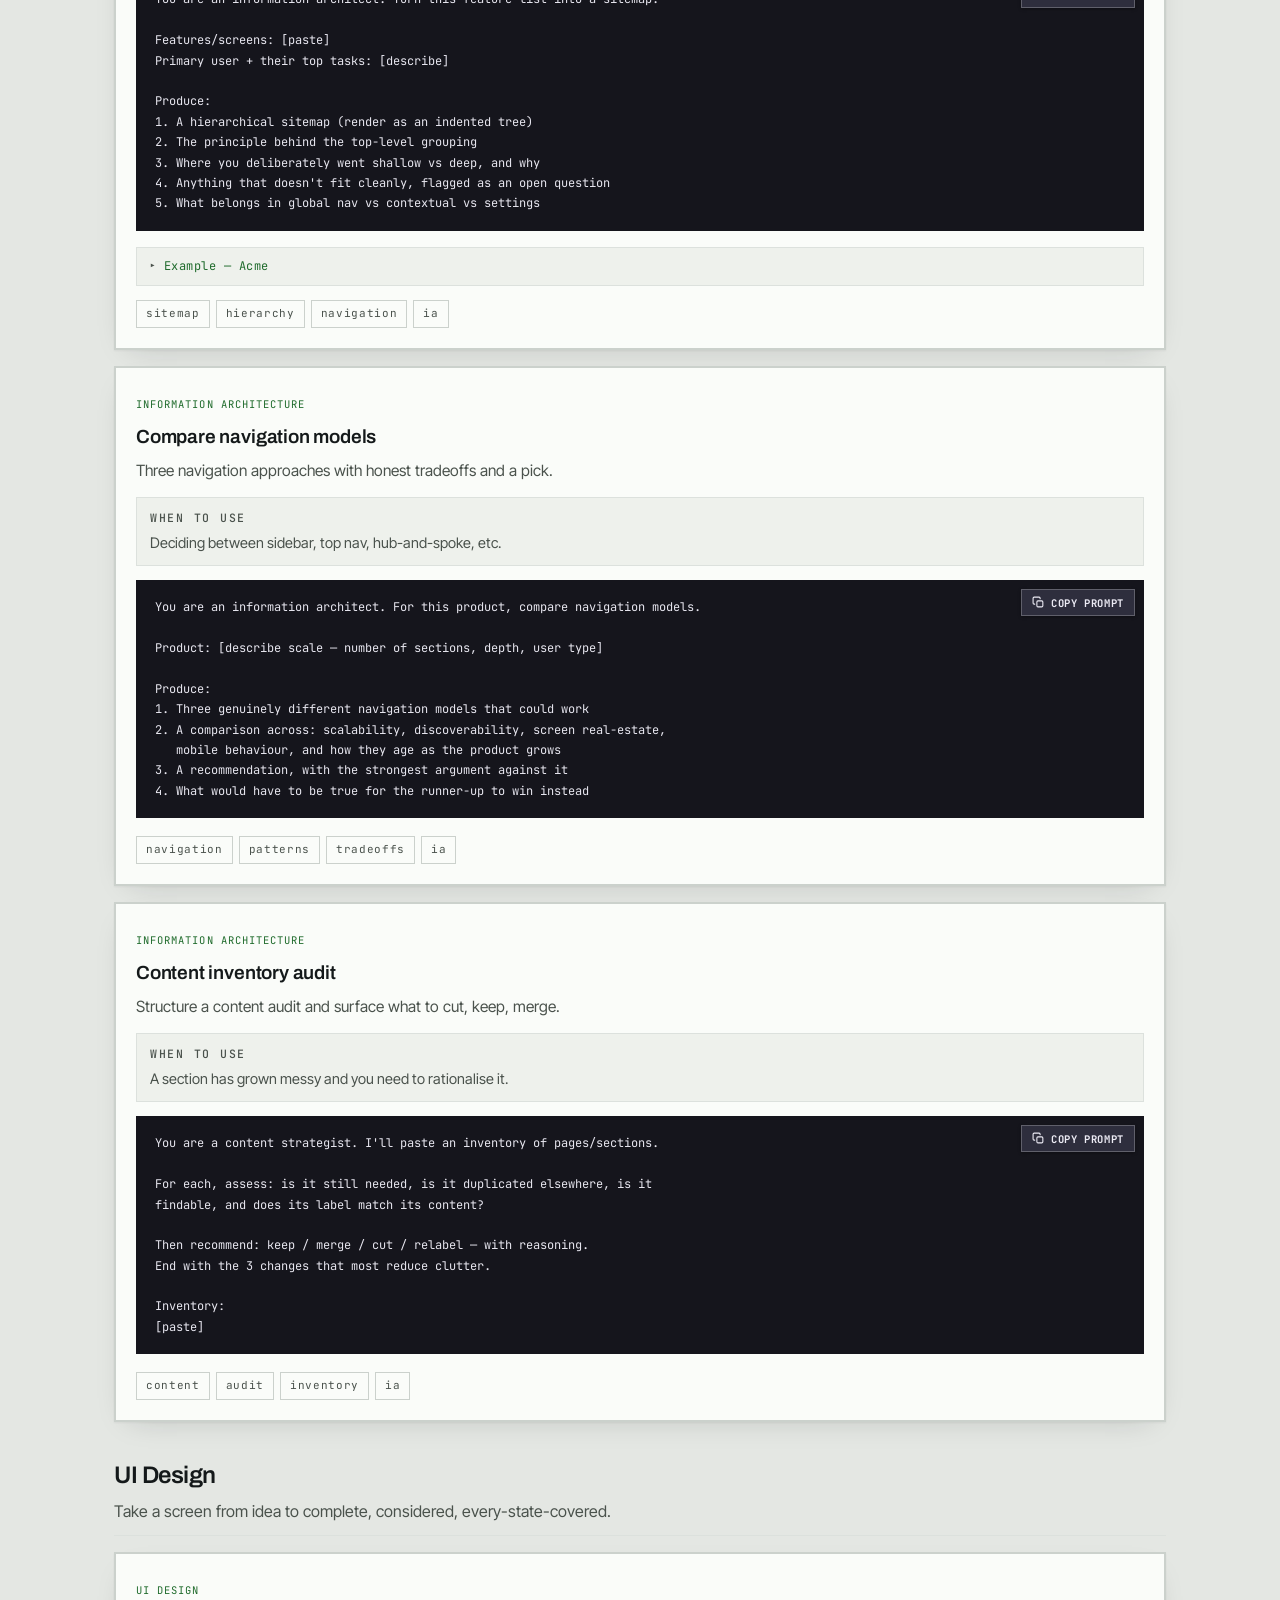
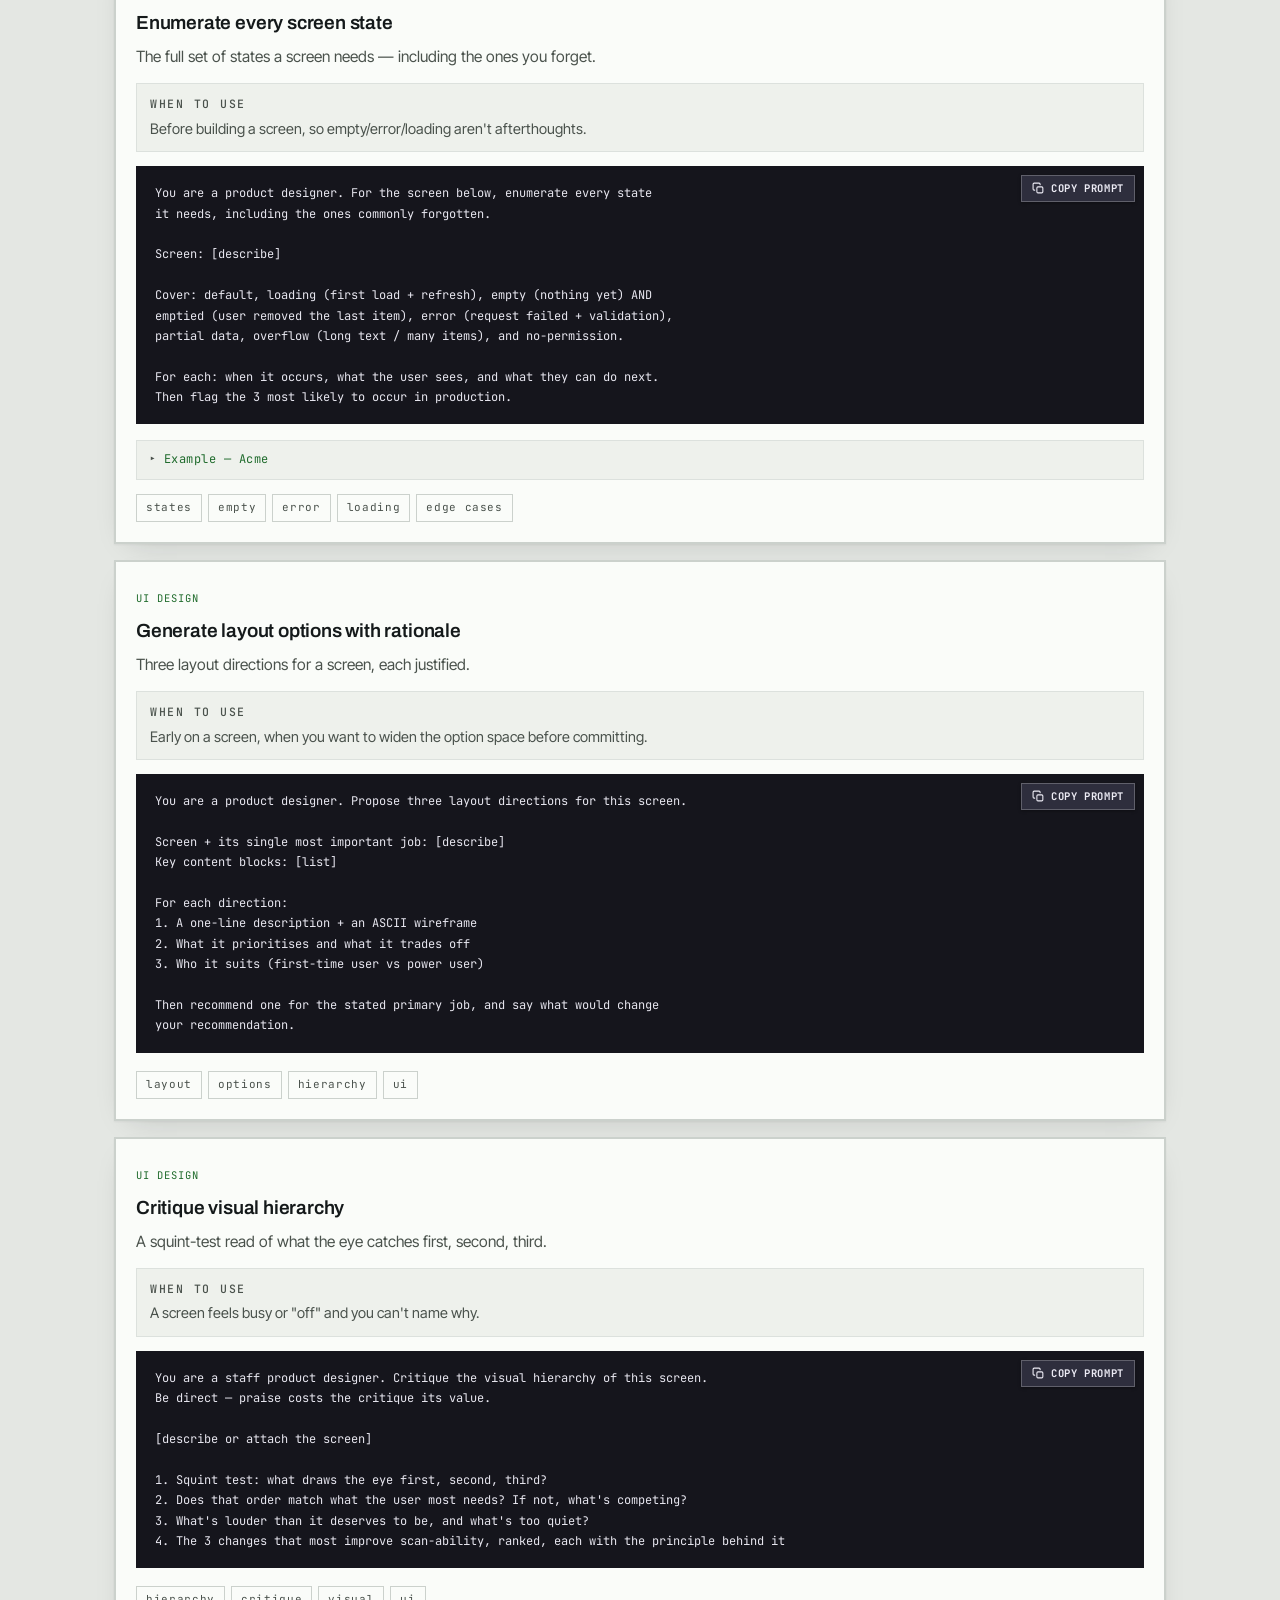
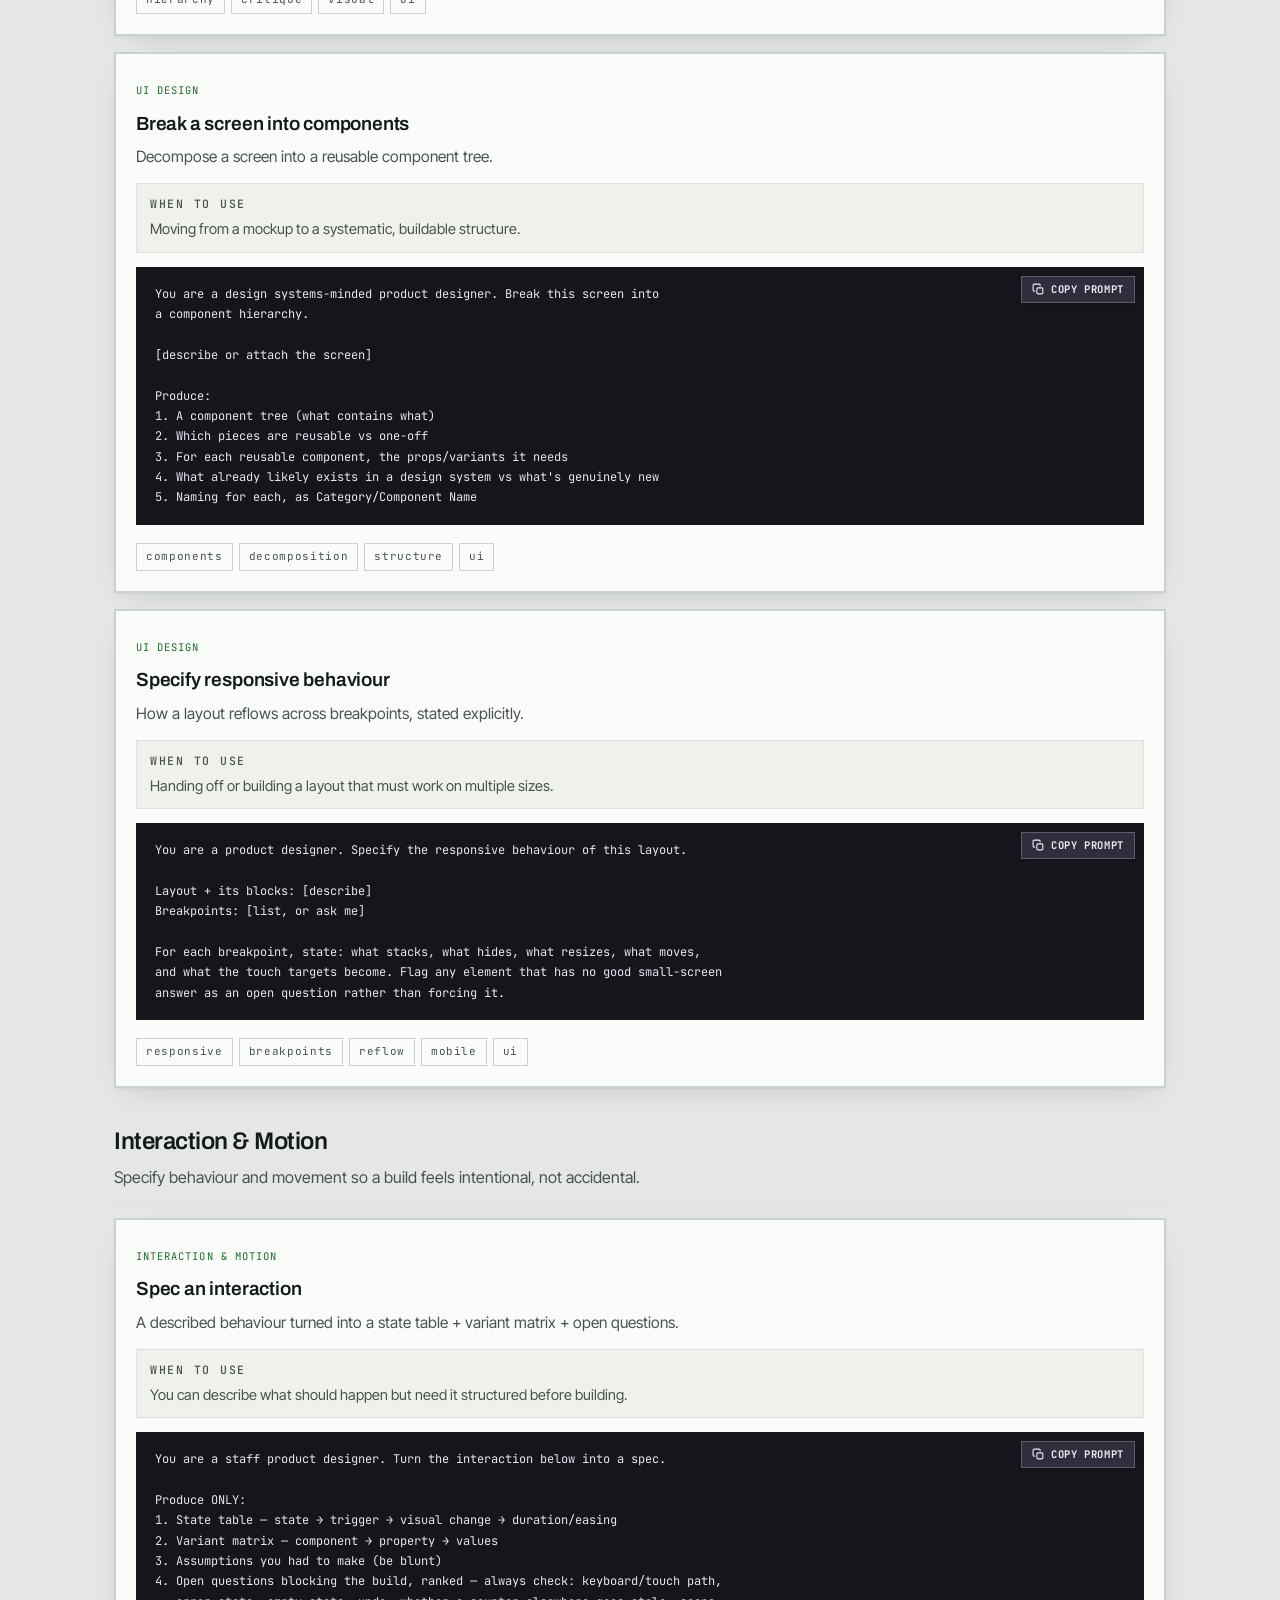
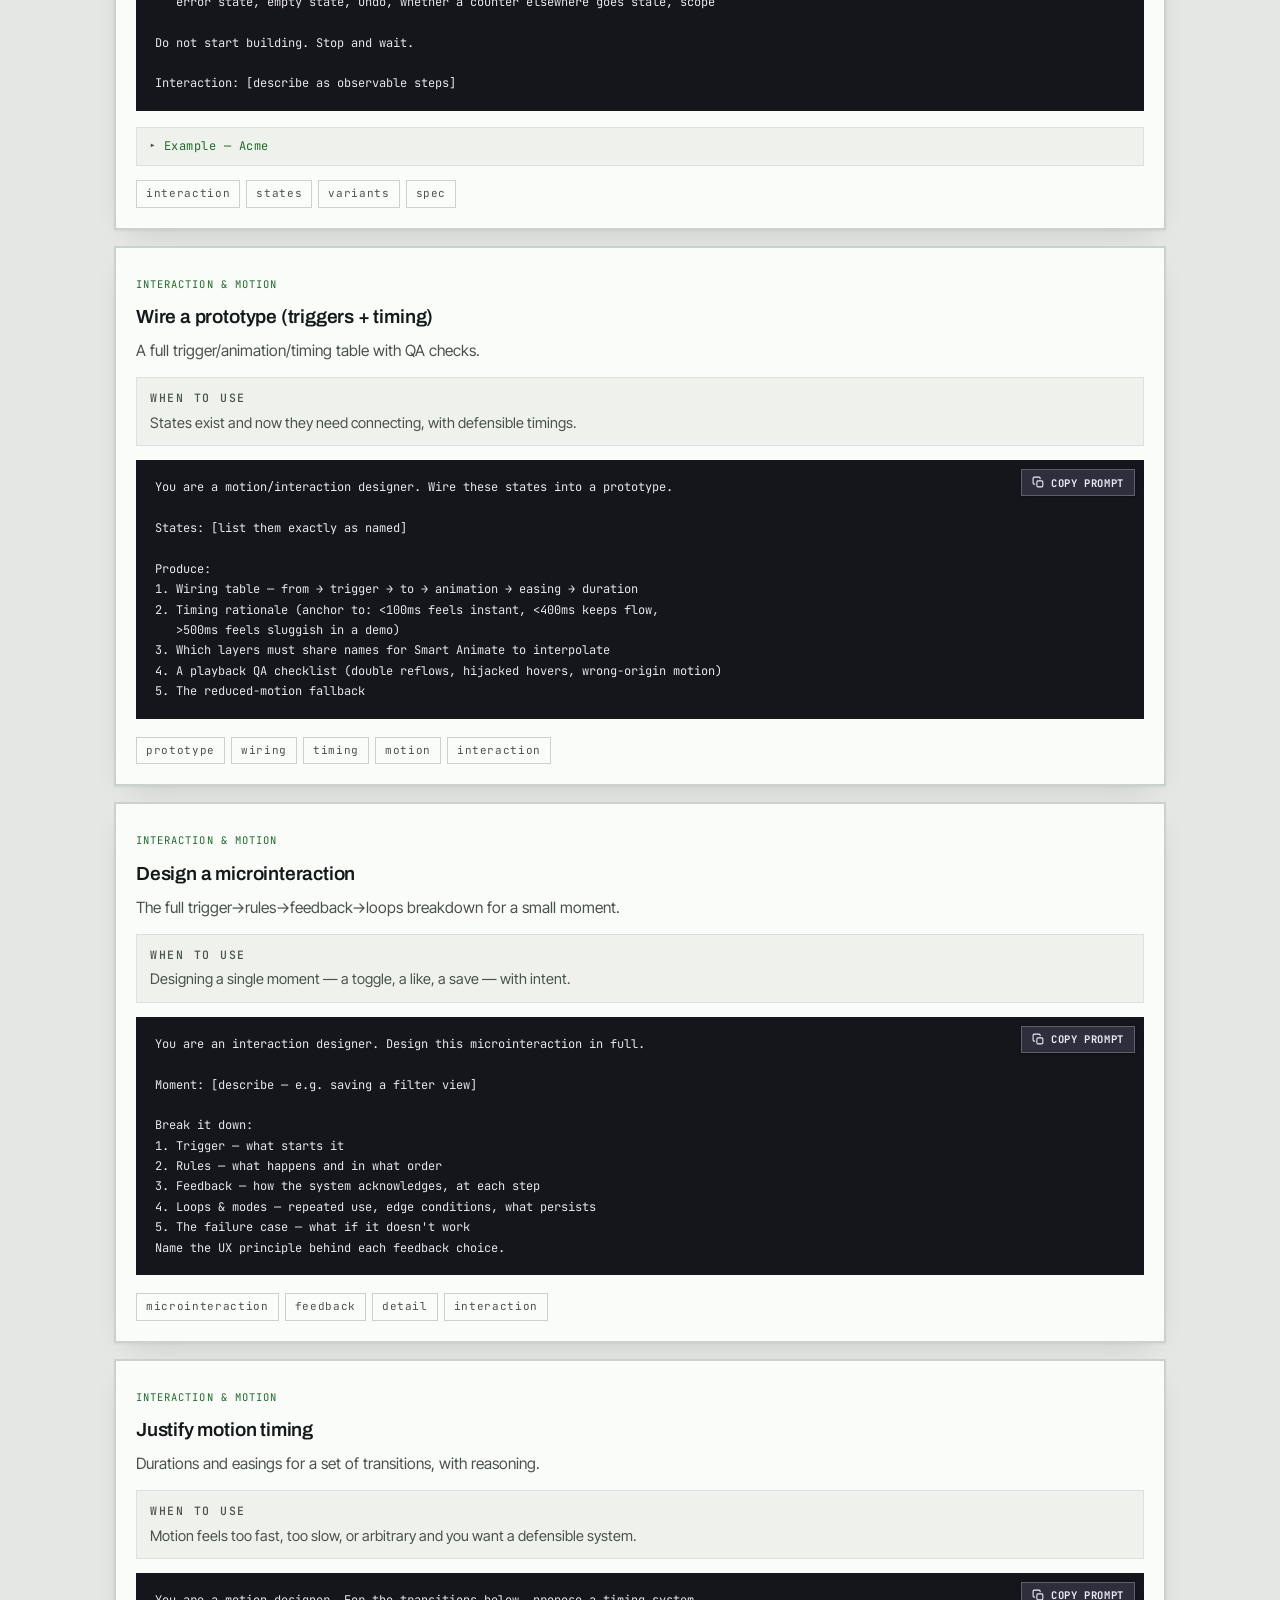
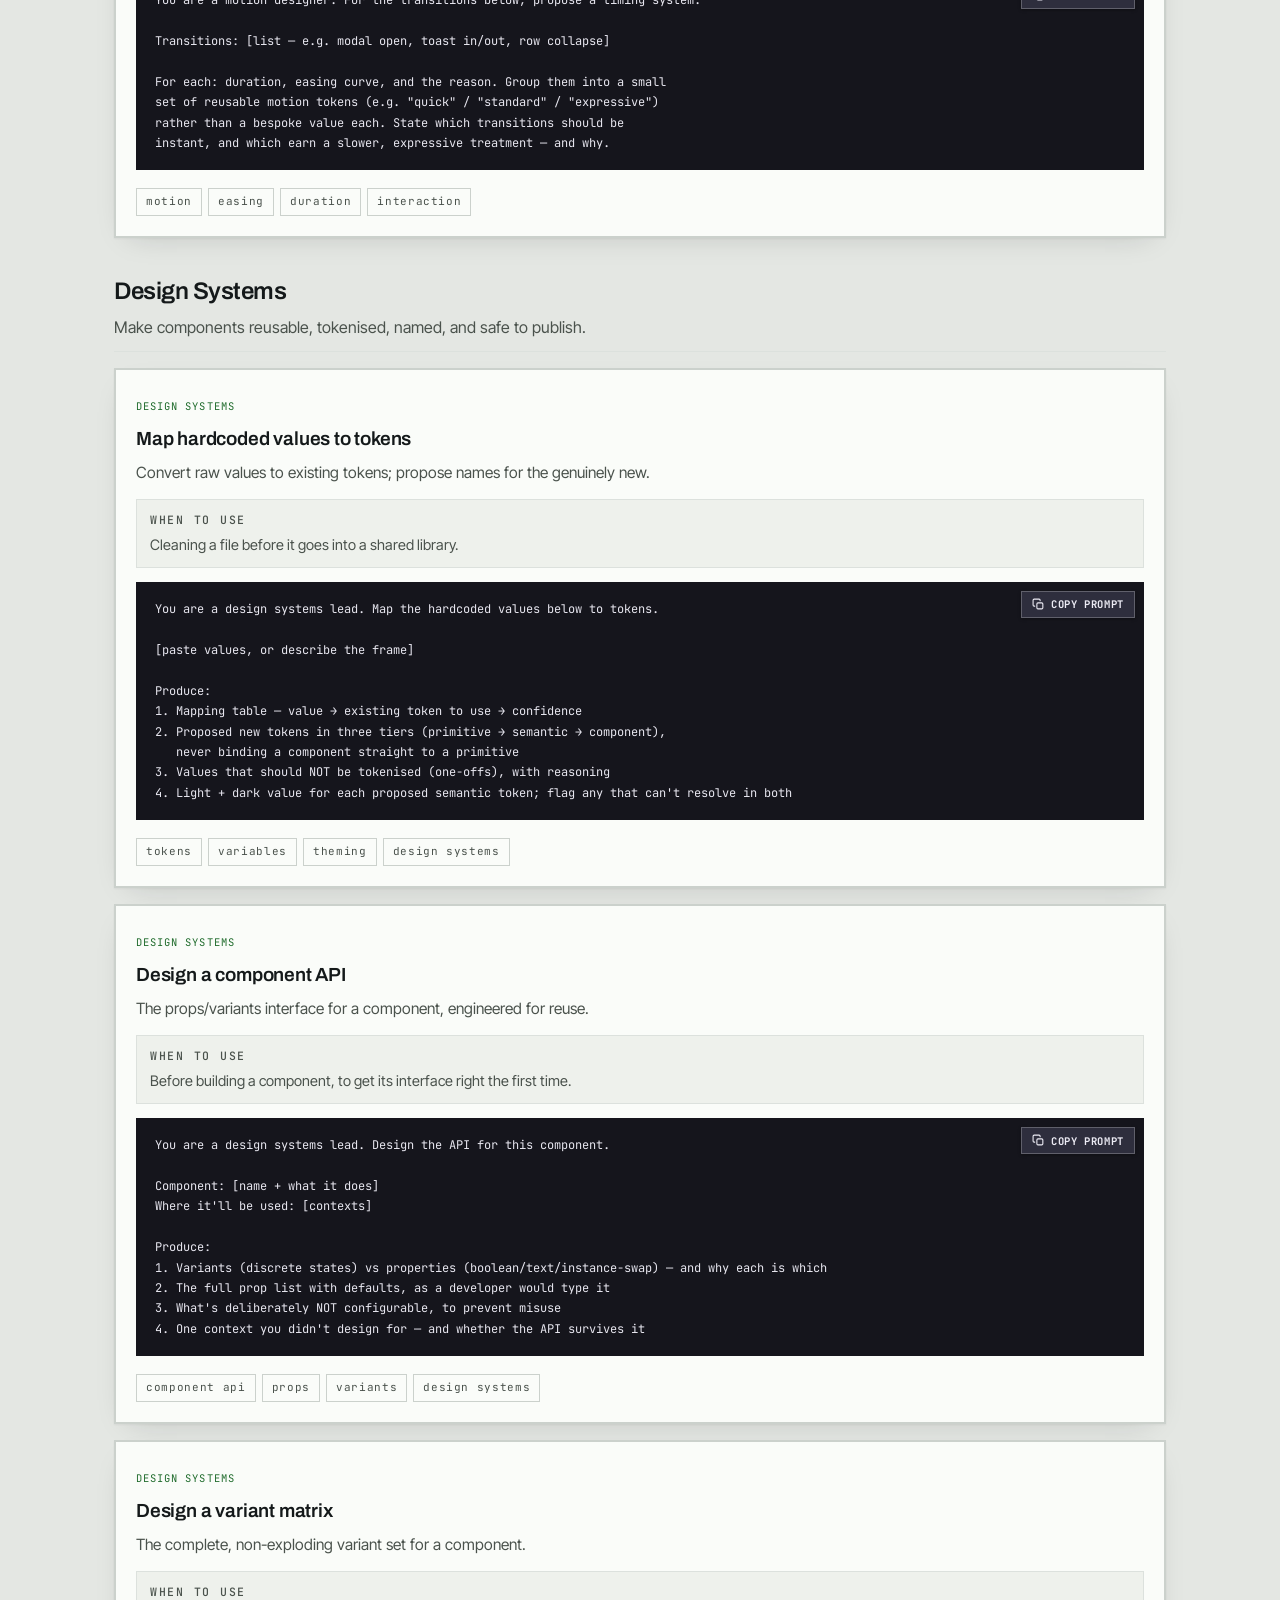
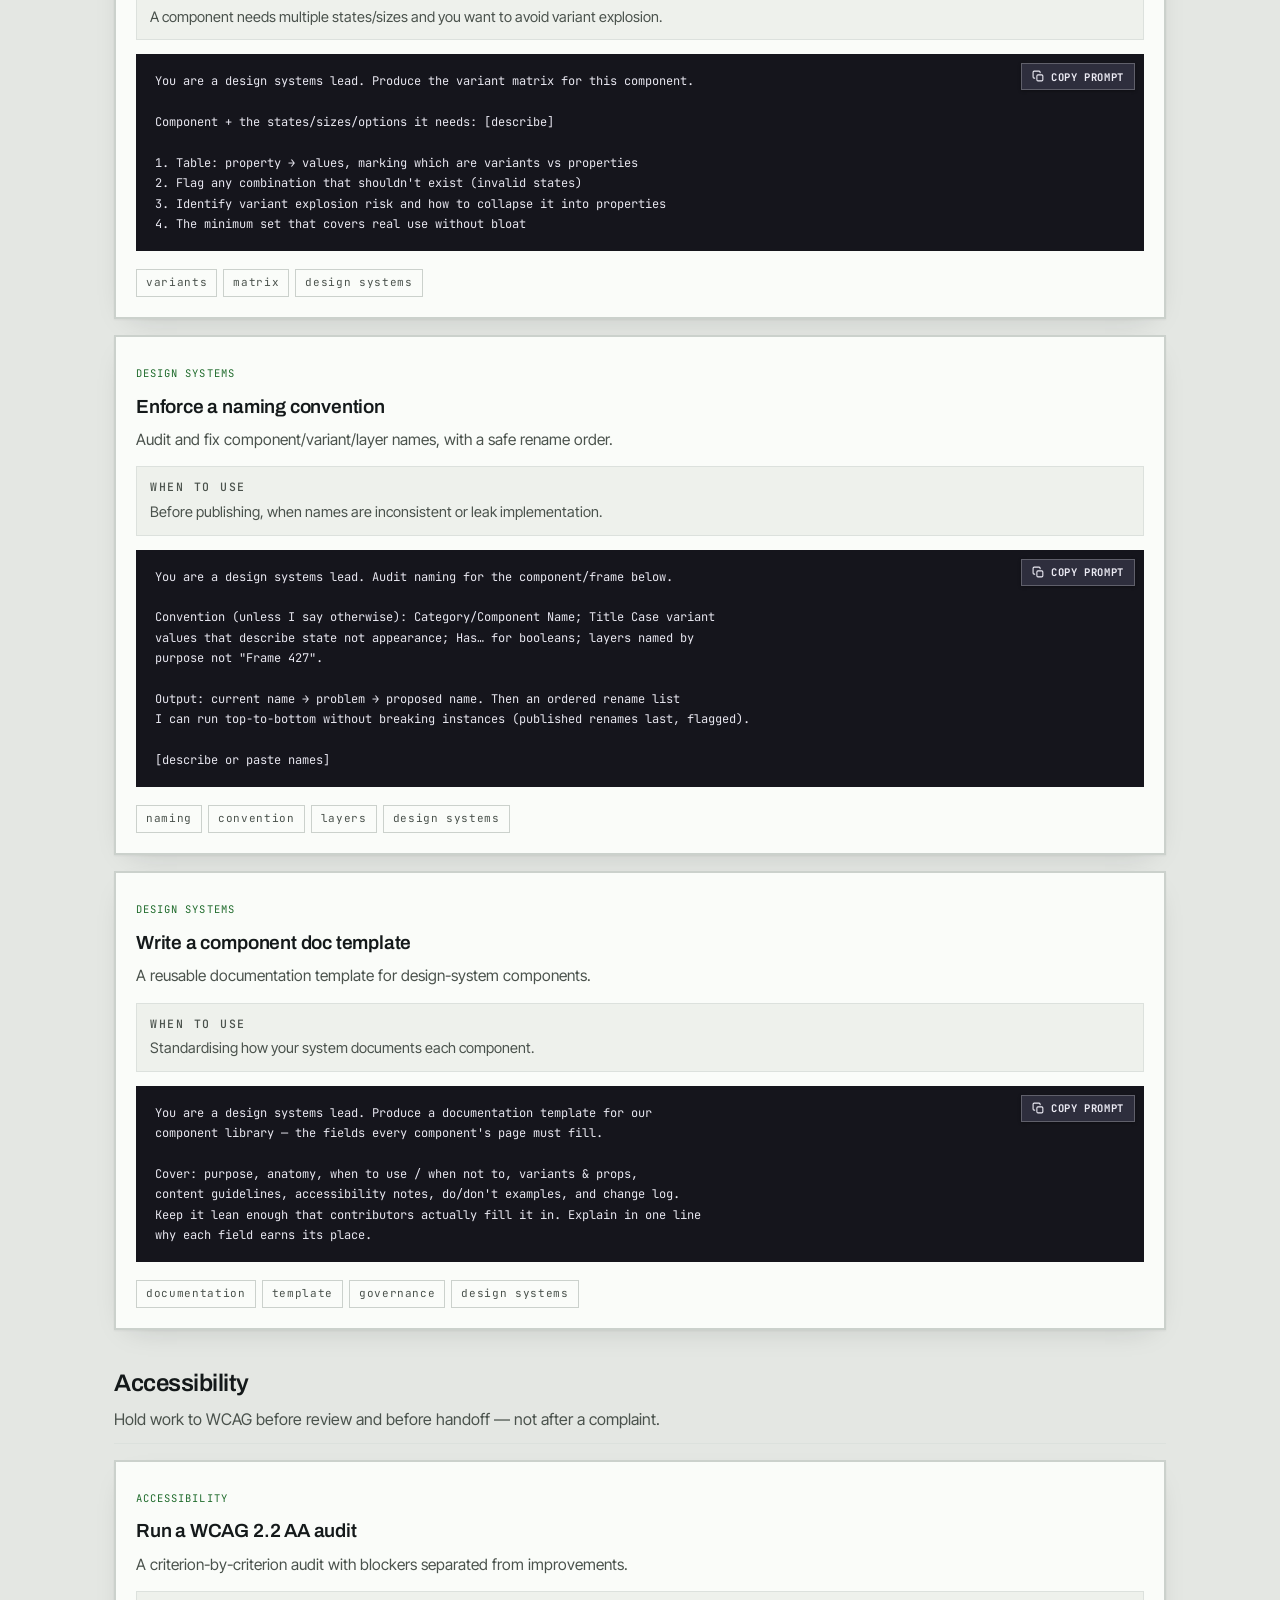
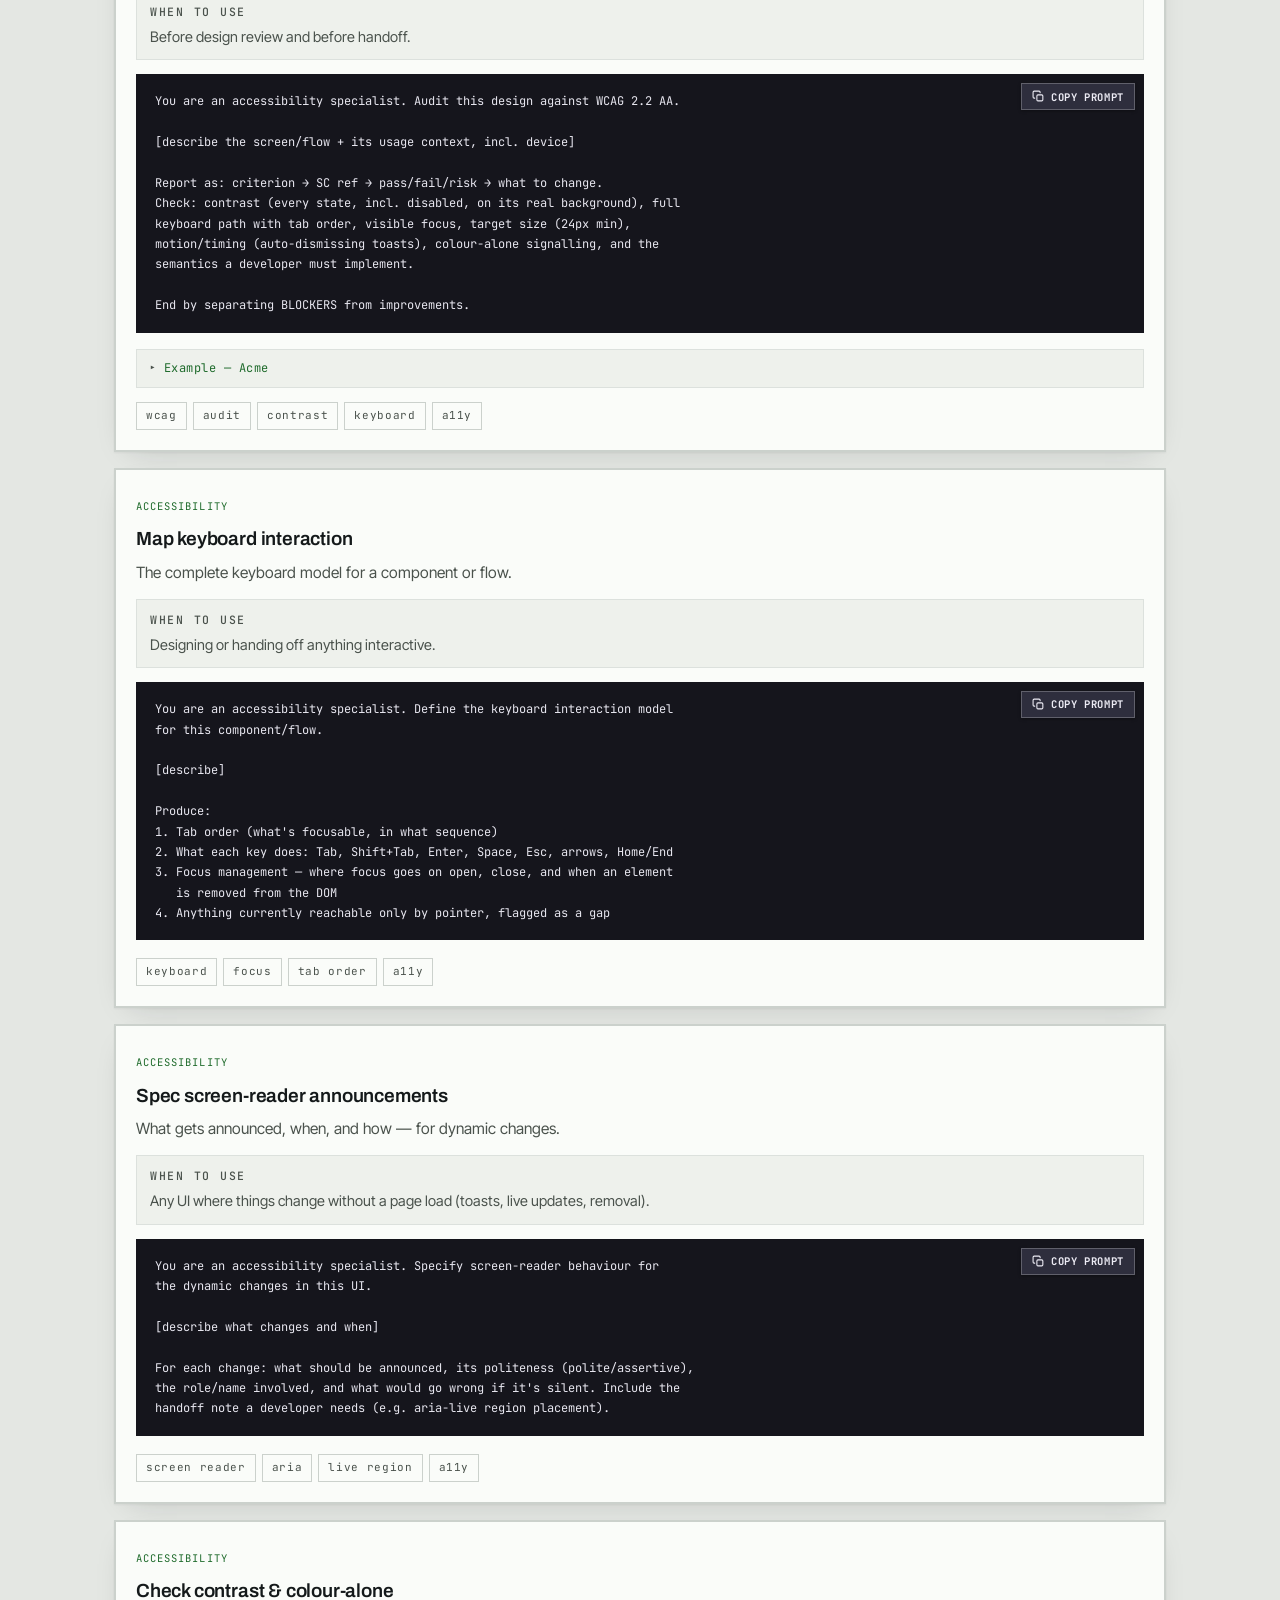
<file: prompting.html>
<!DOCTYPE html>
<html lang="en">
<head>
<meta charset="utf-8">
<meta name="viewport" content="width=device-width, initial-scale=1">
<link rel="icon" href="favicon.svg" type="image/svg+xml">
<title>Prompt Library — AI for Designers</title>
<meta name="description" content="A curated, copy-ready prompt library for UI/UX and product designers, organised by task — research, UI, design systems, accessibility, writing, handoff and more.">
<link rel="preconnect" href="https://fonts.googleapis.com">
<link rel="preconnect" href="https://fonts.gstatic.com" crossorigin>
<link href="https://fonts.googleapis.com/css2?family=Archivo:wght@600;800&family=Inter+Tight:wght@400;500;600&family=JetBrains+Mono:wght@400;500;700&display=swap" rel="stylesheet">
<link rel="stylesheet" href="assets/css/tokens.css">
<link rel="stylesheet" href="assets/css/base.css">
</head>
<body>

<nav class="nav">
  <div class="nav-in">
    <a class="brand" href="index.html"><span class="glyph">❯</span><b>AI for Designers</b></a>
    <div class="nav-links" id="nav-links">
      <a href="index.html">Start</a>
      <a href="foundations.html">Foundations</a>
      <a href="prompting.html" aria-current="page">Prompts</a>
      <a href="skills.html">Skills</a>
      <a href="subagents.html">Subagents</a>
      <a href="workflows.html">Workflows</a>
      <a href="path.html">Path</a>
    </div>
    <button class="nav-toggle" type="button" aria-expanded="false" aria-controls="nav-links" aria-label="Toggle menu"></button>
  </div>
</nav>

<main>
  <header class="hero">
    <div class="wrap">
      <h1>A prompt for every corner of the work.</h1>
      <p class="lede">Copy-ready prompts organised by design task. Each one tells you <strong>when</strong> to reach for it, and most carry an example from <strong>Acme</strong>, our running fictional product. Found yourself pasting the same one three times? That&#39;s your cue to <a href="foundations.html">turn it into a skill</a>.</p>
    </div>
  </header>

  <section class="band">
    <div class="wrap">
      <!-- toolbar (search + category chips + count) is injected here -->
      <div class="lib-toolbar"><div id="toolbar"></div></div>
      <!-- prompt cards render here, grouped by category -->
      <div id="lib"></div>
    </div>
  </section>
</main>

<footer>
  <div class="wrap">
    <span>AI for Designers — a living guide to Claude Code for product design.</span>
    <a href="foundations.html">Foundations</a>
    <span class="credit">Skills structure inspired by mattpocock/skills</span>
  </div>
</footer>

<script src="assets/js/data/prompts.js"></script>
<script src="assets/js/app.js"></script>
</body>
</html>
</file>
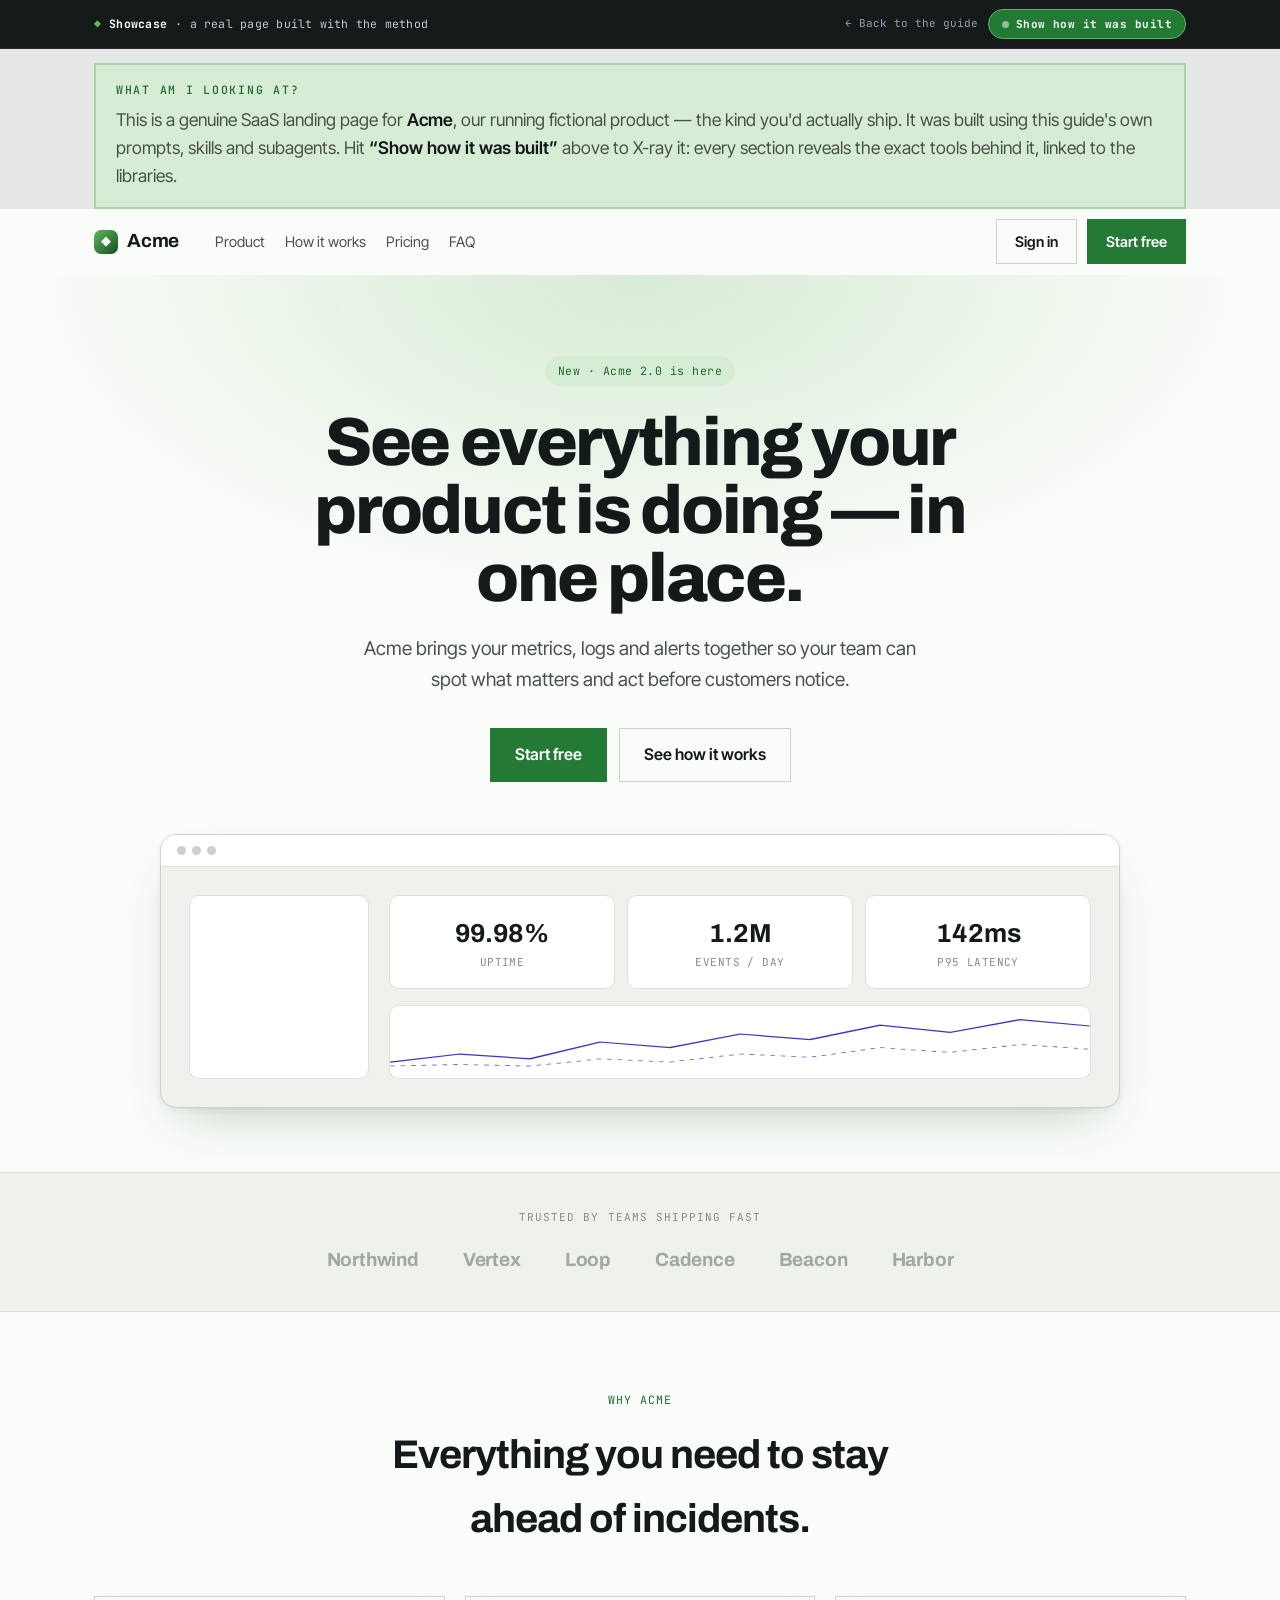
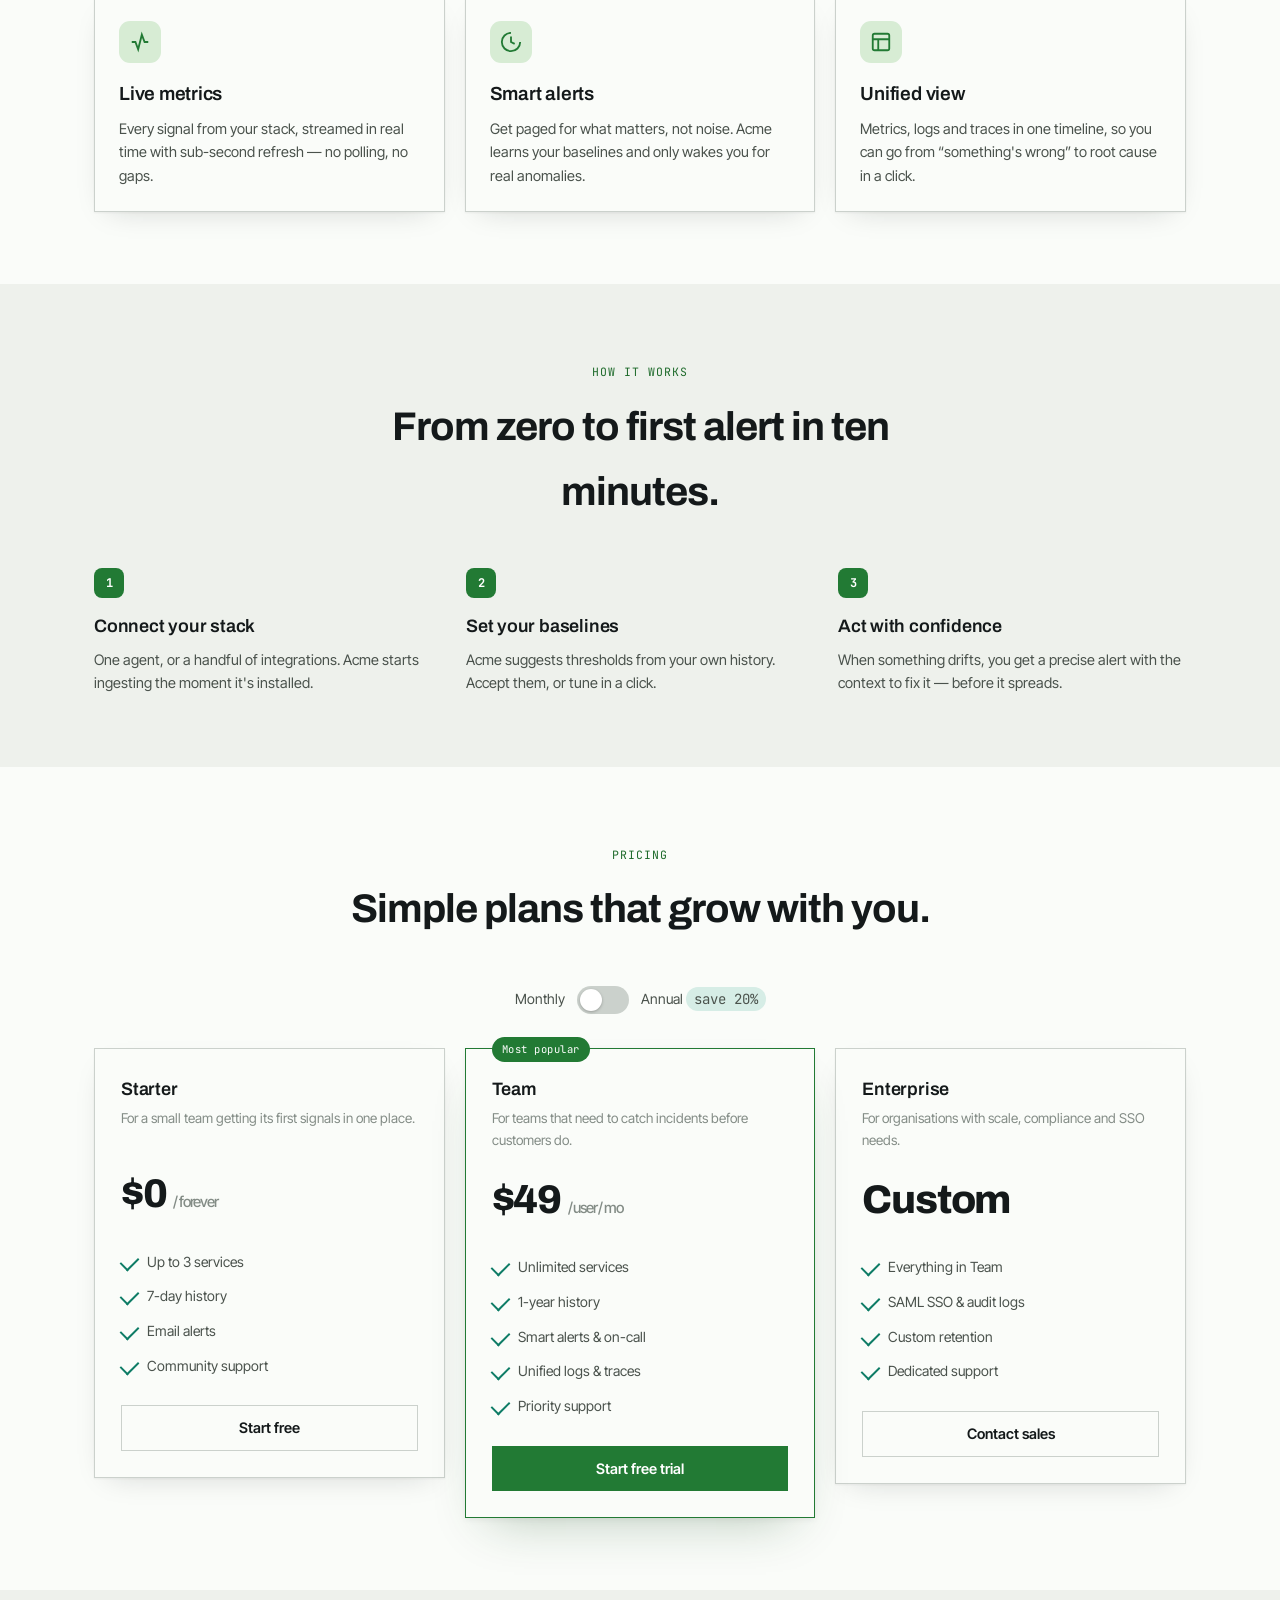
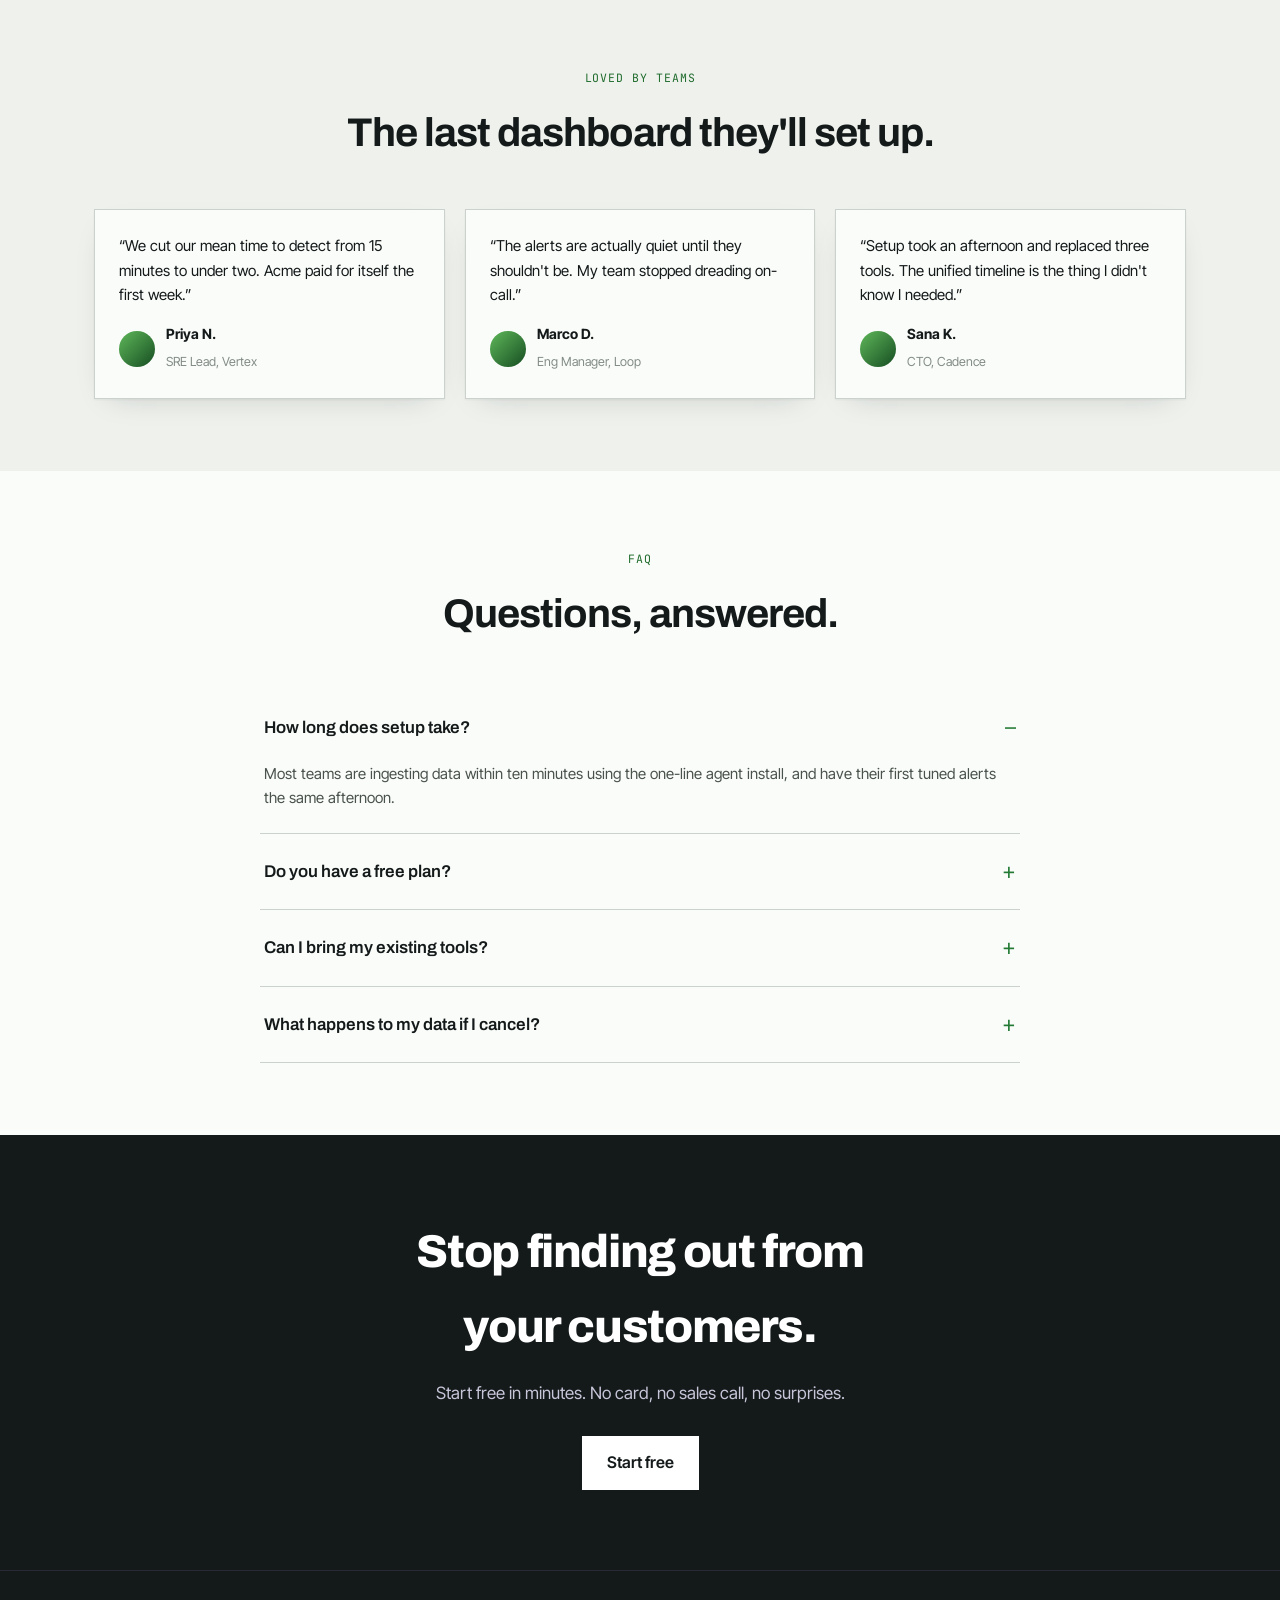
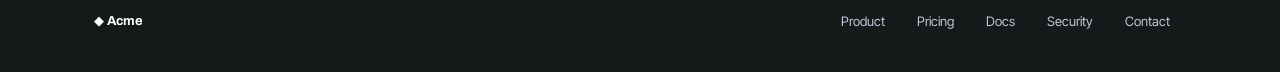
<file: showcase.html>
<!DOCTYPE html>
<html lang="en">
<head>
<meta charset="utf-8">
<meta name="viewport" content="width=device-width, initial-scale=1">
<link rel="icon" href="favicon.svg" type="image/svg+xml">
<title>Showcase — a real page, built with the method · AI for Designers</title>
<meta name="description" content="A real SaaS landing page for Acme, built with this guide's prompts, skills and subagents. Toggle 'how it was built' to see the method behind every section.">
<link rel="preconnect" href="https://fonts.googleapis.com">
<link rel="preconnect" href="https://fonts.gstatic.com" crossorigin>
<link href="https://fonts.googleapis.com/css2?family=Archivo:wght@600;800&family=Inter+Tight:wght@400;500;600&family=JetBrains+Mono:wght@400;500;700&display=swap" rel="stylesheet">
<link rel="stylesheet" href="assets/css/tokens.css">
<link rel="stylesheet" href="assets/css/base.css">
<style>
/* ---------- showcase-only styles ---------- */
.metabar{
  position:sticky;top:0;z-index:80;background:var(--ink);color:#EDECF5;
  border-bottom:1px solid #2A2A36;
}
.metabar-in{max-width:1140px;margin:0 auto;padding:9px 24px;display:flex;align-items:center;gap:16px}
.metabar .lead{font-family:var(--mono);font-size:11.5px;letter-spacing:.02em;color:#C7C5D8;display:flex;align-items:center;gap:8px}
.metabar .lead b{color:#fff;font-weight:700}
.metabar .diamond{color:var(--t1)}
.metabar .actions{margin-left:auto;display:flex;align-items:center;gap:10px}
.metabar a.back{font-family:var(--mono);font-size:11px;color:#9B9AB2;text-decoration:none}
.metabar a.back:hover{color:#fff}
.reveal-toggle{
  appearance:none;cursor:pointer;font-family:var(--mono);font-size:11px;font-weight:700;letter-spacing:.04em;
  background:var(--t2);color:#fff;border:1px solid var(--t1);padding:7px 13px;border-radius:999px;
  display:inline-flex;align-items:center;gap:7px;
}
.reveal-toggle:hover{background:var(--t1)}
.reveal-toggle .dot{width:7px;height:7px;border-radius:50%;background:#fff;opacity:.5}
body.reveal .reveal-toggle{background:var(--go);border-color:var(--go)}
body.reveal .reveal-toggle .dot{opacity:1}

/* Acme landing shell */
.acme{background:var(--card)}
.acme-wrap{max-width:1140px;margin:0 auto;padding:0 24px}
.acme-nav{display:flex;align-items:center;gap:24px;height:66px}
.acme-brand{display:flex;align-items:center;gap:9px;font-family:var(--display);font-weight:700;font-size:19px;letter-spacing:-.01em;color:var(--ink)}
.acme-brand .m{width:24px;height:24px;border-radius:7px;background:linear-gradient(135deg,var(--t1),var(--t3));display:grid;place-items:center;color:#fff;font-size:13px}
.acme-nav .links{margin-left:12px;display:flex;gap:20px}
.acme-nav .links a{color:var(--ink-2);text-decoration:none;font-size:14.5px}
.acme-nav .links a:hover{color:var(--ink)}
.acme-nav .cta{margin-left:auto;display:flex;gap:10px;align-items:center}
.btn{appearance:none;cursor:pointer;font-family:var(--body);font-weight:600;font-size:14.5px;
  padding:10px 18px;border-radius:var(--r-s);text-decoration:none;display:inline-block;border:1px solid transparent}
.btn-primary{background:var(--t2);color:#fff}
.btn-primary:hover{background:var(--t1)}
.btn-ghost{background:transparent;color:var(--ink);border-color:var(--rule)}
.btn-ghost:hover{border-color:var(--ink-3)}
.btn-lg{padding:13px 24px;font-size:16px}

/* sections */
.show-sec{position:relative}
.acme-hero{text-align:center;padding:80px 0 64px;background:
  radial-gradient(80% 60% at 50% 0%, var(--t2-soft) 0%, transparent 60%), var(--card)}
.acme-hero .pill{display:inline-block;font-family:var(--mono);font-size:11.5px;letter-spacing:.04em;
  background:var(--t2-soft);color:var(--t2-ink);padding:6px 13px;border-radius:999px;margin-bottom:22px}
.acme-hero h1{font-family:var(--display);font-weight:800;letter-spacing:-.035em;
  font-size:clamp(40px,6.4vw,68px);line-height:1;margin:0 auto;max-width:16ch}
.acme-hero p{font-size:19px;color:var(--ink-2);max-width:52ch;margin:22px auto 0}
.acme-hero .actions{margin-top:32px;display:flex;gap:12px;justify-content:center}
.acme-shot{max-width:960px;margin:52px auto 0;border-radius:16px;border:1px solid var(--rule);
  background:var(--paper-2);box-shadow:var(--shadow-lg);overflow:hidden}
.acme-shot .bar{display:flex;gap:6px;padding:11px 16px;background:#fff;border-bottom:1px solid var(--rule-soft)}
.acme-shot .bar i{width:9px;height:9px;border-radius:50%;background:var(--rule)}
.acme-shot .body{padding:28px;display:grid;grid-template-columns:180px 1fr;gap:20px;min-height:240px}
.acme-shot .side{background:#fff;border:1px solid var(--rule-soft);border-radius:10px}
.acme-shot .main{display:grid;grid-template-rows:auto 1fr;gap:16px}
.acme-shot .kpis{display:grid;grid-template-columns:repeat(3,1fr);gap:12px}
.acme-shot .kpi{background:#fff;border:1px solid var(--rule-soft);border-radius:10px;padding:16px}
.acme-shot .kpi .n{font-family:var(--display);font-weight:700;font-size:26px;color:var(--ink)}
.acme-shot .kpi .l{font-size:11px;color:var(--ink-3);font-family:var(--mono);letter-spacing:.04em}
.acme-shot .chart{background:#fff;border:1px solid var(--rule-soft);border-radius:10px;position:relative;overflow:hidden}
.acme-shot .chart svg{position:absolute;inset:0;width:100%;height:100%}

.logos{padding:36px 0;border-top:1px solid var(--rule-soft);border-bottom:1px solid var(--rule-soft);background:var(--paper-2)}
.logos p{text-align:center;font-family:var(--mono);font-size:11px;letter-spacing:.1em;text-transform:uppercase;color:var(--ink-3);margin:0 0 18px}
.logos .row{display:flex;justify-content:center;gap:44px;flex-wrap:wrap;opacity:.72}
.logos .row b{font-family:var(--display);font-weight:700;font-size:19px;color:var(--ink-3);letter-spacing:-.01em}

.band2{padding:72px 0}
.band2.alt{background:var(--paper-2)}
.head2{text-align:center;max-width:60ch;margin:0 auto 44px}
.head2 .k{font-family:var(--mono);font-size:11.5px;letter-spacing:.08em;text-transform:uppercase;color:var(--t2-ink)}
.head2 h2{font-family:var(--display);font-weight:700;letter-spacing:-.025em;font-size:clamp(28px,3.6vw,40px);margin:10px 0 0}
.head2 p{font-size:17px;color:var(--ink-2);margin:14px auto 0}

.feats{display:grid;grid-template-columns:repeat(3,1fr);gap:20px}
.feat{background:var(--card);border:1px solid var(--rule);border-radius:var(--r-m);padding:24px;box-shadow:var(--shadow)}
.feat .ic{width:42px;height:42px;border-radius:11px;background:var(--t2-soft);display:grid;place-items:center;margin-bottom:16px}
.feat .ic svg{width:22px;height:22px;stroke:var(--t2);fill:none;stroke-width:2}
.feat h3{margin:0 0 7px;font-size:19px}
.feat p{margin:0;font-size:14.5px;color:var(--ink-2)}

.steps3{display:grid;grid-template-columns:repeat(3,1fr);gap:24px;counter-reset:s}
.step3{counter-increment:s;position:relative}
.step3 .num{font-family:var(--mono);font-size:12px;font-weight:700;color:#fff;background:var(--t2);
  width:30px;height:30px;border-radius:8px;display:grid;place-items:center;margin-bottom:14px}
.step3 h3{margin:0 0 6px;font-size:18px}
.step3 p{margin:0;font-size:14.5px;color:var(--ink-2)}

.pricing-toggle{display:flex;justify-content:center;align-items:center;gap:12px;margin:0 0 34px}
.pricing-toggle span{font-size:14px;color:var(--ink-2)}
.switch{appearance:none;cursor:pointer;width:52px;height:28px;border-radius:999px;background:var(--rule);border:none;position:relative;transition:.16s}
.switch::after{content:"";position:absolute;top:3px;left:3px;width:22px;height:22px;border-radius:50%;background:#fff;box-shadow:0 1px 3px rgba(0,0,0,.25);transition:.16s}
.switch[aria-checked="true"]{background:var(--t2)}
.switch[aria-checked="true"]::after{transform:translateX(24px)}
.switch:focus-visible{outline:2px solid var(--t2);outline-offset:2px}
.save-tag{font-family:var(--mono);font-size:11px;color:var(--go);background:var(--go-soft);padding:3px 8px;border-radius:999px}
.tiers{display:grid;grid-template-columns:repeat(3,1fr);gap:20px;align-items:start}
.tier{background:var(--card);border:1px solid var(--rule);border-radius:var(--r-m);padding:26px;box-shadow:var(--shadow)}
.tier.pop{border-color:var(--t2);box-shadow:var(--shadow-lg);position:relative}
.tier.pop .badge{position:absolute;top:-12px;left:26px;background:var(--t2);color:#fff;font-family:var(--mono);font-size:10.5px;letter-spacing:.05em;padding:4px 10px;border-radius:999px}
.tier h3{margin:0 0 4px;font-size:18px}
.tier .desc{font-size:13.5px;color:var(--ink-3);margin:0 0 16px;min-height:38px}
.tier .price{font-family:var(--display);font-weight:800;font-size:40px;letter-spacing:-.03em;color:var(--ink)}
.tier .price small{font-size:15px;font-weight:500;color:var(--ink-3);font-family:var(--body)}
.tier ul{list-style:none;margin:18px 0 22px;padding:0}
.tier li{font-size:14px;color:var(--ink-2);padding:6px 0 6px 26px;position:relative}
.tier li::before{content:"";position:absolute;left:0;top:11px;width:15px;height:9px;border-left:2px solid var(--go);border-bottom:2px solid var(--go);transform:rotate(-45deg)}
.tier .btn{width:100%;text-align:center;box-sizing:border-box}

.quotes{display:grid;grid-template-columns:repeat(3,1fr);gap:20px}
.quote{background:var(--card);border:1px solid var(--rule);border-radius:var(--r-m);padding:24px;box-shadow:var(--shadow)}
.quote p{font-size:15px;color:var(--ink);margin:0 0 16px}
.quote .who{display:flex;align-items:center;gap:11px}
.quote .av{width:36px;height:36px;border-radius:50%;background:linear-gradient(135deg,var(--t1),var(--t3))}
.quote .who b{display:block;font-size:14px}
.quote .who span{font-size:12.5px;color:var(--ink-3)}

.faq{max-width:760px;margin:0 auto}
.faq details{border-bottom:1px solid var(--rule);padding:4px 0}
.faq summary{cursor:pointer;list-style:none;padding:16px 4px;font-family:var(--display);font-weight:600;font-size:17px;display:flex;justify-content:space-between;align-items:center}
.faq summary::-webkit-details-marker{display:none}
.faq summary::after{content:"+";color:var(--t2);font-weight:400;font-size:22px}
.faq details[open] summary::after{content:"–"}
.faq p{margin:0 4px 18px;color:var(--ink-2);font-size:15px}

.finalcta{text-align:center;padding:80px 0;background:var(--ink);color:#fff}
.finalcta h2{font-family:var(--display);font-weight:800;letter-spacing:-.03em;font-size:clamp(30px,4.2vw,46px);margin:0 auto;max-width:16ch}
.finalcta p{color:#C7C5D8;font-size:17px;margin:16px auto 28px;max-width:44ch}
.finalcta .btn-primary{background:#fff;color:var(--ink)}
.finalcta .btn-primary:hover{background:var(--t1-soft)}

.acme-foot{background:var(--ink);color:#9B9AB2;border-top:1px solid #2A2A36;padding:40px 0}
.acme-foot .row{display:flex;flex-wrap:wrap;gap:16px;align-items:center;font-size:13px}
.acme-foot a{color:#C7C5D8;text-decoration:none;margin-right:16px}
.acme-foot .brand-sm{color:#fff;font-family:var(--display);font-weight:700;margin-right:auto}

/* ---------- the reveal layer ---------- */
.built{display:none}
body.reveal .built{
  display:block;margin:0 auto 8px;max-width:1140px;
  background:var(--t3);color:#EDECFF;border-radius:var(--r-m);
  padding:12px 18px;box-shadow:var(--shadow-lg);position:relative;
}
body.reveal .acme-hero .built,body.reveal .finalcta .built{margin-top:0}
.built-lbl{font-family:var(--mono);font-size:10.5px;letter-spacing:.09em;text-transform:uppercase;color:#B9AEF5;display:flex;align-items:center;gap:7px;margin-bottom:8px}
.built-tools{display:flex;flex-wrap:wrap;gap:7px;margin-bottom:8px}
.built-tools a{font-family:var(--mono);font-size:12px;background:rgba(255,255,255,.12);color:#fff;
  padding:4px 9px;border-radius:var(--r-s);text-decoration:none;border:1px solid rgba(255,255,255,.16)}
.built-tools a:hover{background:rgba(255,255,255,.24)}
.built-tools a .rg{opacity:.6;margin-right:5px}
.built-how{margin:0;font-size:13px;color:#D7D2F5;line-height:1.5}
/* show the seams between sections in reveal mode */
body.reveal .show-sec{outline:1px dashed rgba(69,49,201,.4);outline-offset:-1px}
body.reveal .show-sec::before{
  content:attr(data-sec);position:absolute;top:8px;left:8px;z-index:5;
  font-family:var(--mono);font-size:10px;letter-spacing:.06em;text-transform:uppercase;
  background:var(--ink);color:#B9AEF5;padding:3px 8px;border-radius:999px;pointer-events:none;
}
.built.built-top{background:linear-gradient(135deg,var(--t2),var(--t3))}
.built.built-top .built-lbl{color:#D7D2F5}

/* a small helper strip explaining reveal (normal mode) */
.reveal-hint{max-width:1140px;margin:0 auto;padding:14px 24px 0}
.reveal-hint .callout{margin:0}
body.reveal .reveal-hint{display:none}

@media(max-width:820px){
  .feats,.steps3,.tiers,.quotes{grid-template-columns:1fr}
  .acme-nav .links{display:none}
  .acme-shot .body{grid-template-columns:1fr}
  .acme-shot .side{display:none}
}
</style>
</head>
<body>

<!-- ===== meta bar (the repo layer) ===== -->
<div class="metabar">
  <div class="metabar-in">
    <div class="lead"><span class="diamond">◆</span> <b>Showcase</b> · a real page built with the method</div>
    <div class="actions">
      <a class="back" href="index.html">← Back to the guide</a>
      <button class="reveal-toggle" id="revealBtn" aria-pressed="false"><span class="dot"></span>Show how it was built</button>
    </div>
  </div>
</div>

<div class="reveal-hint">
  <div class="callout tip">
    <span class="eyebrow">What am I looking at?</span>
    <p>This is a genuine SaaS landing page for <strong>Acme</strong>, our running fictional product — the kind you&#39;d actually ship. It was built using this guide&#39;s own prompts, skills and subagents. Hit <strong>&ldquo;Show how it was built&rdquo;</strong> above to X-ray it: every section reveals the exact tools behind it, linked to the libraries.</p>
  </div>
</div>

<!-- ===== the Acme landing page ===== -->
<div class="acme">

  <div class="built built-top">
    <div class="built-lbl">◆ This whole page — one workflow</div>
    <div class="built-tools">
      <a href="workflows.html#ship-a-screen"><span class="rg">workflow</span>Ship a new screen</a>
      <a href="skills.html#design-principles"><span class="rg">model</span>design-principles</a>
      <a href="skills.html#accessibility-standards"><span class="rg">model</span>accessibility-standards</a>
      <a href="subagents.html#a11y-reviewer"><span class="rg">subagent</span>a11y-reviewer</a>
    </div>
    <p class="built-how">The page followed the <b>Ship a new screen</b> workflow end to end. Two model-invoked skills were always on — the accessibility floor and the design principles — and the finished page was handed to the a11y-reviewer subagent for a final sweep. Section-by-section credits below.</p>
  </div>

  <!-- nav -->
  <section class="show-sec" data-sec="§ Nav" id="s-nav">
    <div class="acme-wrap">
      <div class="built">
        <div class="built-lbl">◆ Built with</div>
        <div class="built-tools">
          <a href="skills.html#naming-conventions"><span class="rg">model</span>naming-conventions</a>
          <a href="skills.html#ux-writing-rules"><span class="rg">model</span>ux-writing-rules</a>
        </div>
        <p class="built-how">Nav labels are nouns the user recognises (&ldquo;Product&rdquo;, &ldquo;Pricing&rdquo;), the CTA is a verb — the writing rules applied automatically.</p>
      </div>
      <nav class="acme-nav">
        <div class="acme-brand"><span class="m">◆</span>Acme</div>
        <div class="links"><a href="#s-features">Product</a><a href="#s-how">How it works</a><a href="#s-pricing">Pricing</a><a href="#s-faq">FAQ</a></div>
        <div class="cta"><a class="btn btn-ghost" href="#">Sign in</a><a class="btn btn-primary" href="#s-pricing">Start free</a></div>
      </nav>
    </div>
  </section>

  <!-- hero -->
  <section class="show-sec acme-hero" data-sec="§ Hero" id="s-hero">
    <div class="acme-wrap">
      <div class="built">
        <div class="built-lbl">◆ Built with</div>
        <div class="built-tools">
          <a href="prompting.html#pres-impact"><span class="rg">prompt</span>Frame the impact</a>
          <a href="skills.html#copy-review"><span class="rg">skill</span>/copy-review</a>
          <a href="prompting.html#ui-layout-options"><span class="rg">prompt</span>Layout options</a>
          <a href="skills.html#design-principles"><span class="rg">model</span>design-principles</a>
        </div>
        <p class="built-how">The headline leads with the outcome, not the feature (impact framing). Layout was chosen from three options; copy was tightened so every word earns its place.</p>
      </div>
      <span class="pill">New · Acme 2.0 is here</span>
      <h1>See everything your product is doing — in one place.</h1>
      <p>Acme brings your metrics, logs and alerts together so your team can spot what matters and act before customers notice.</p>
      <div class="actions">
        <a class="btn btn-primary btn-lg" href="#s-pricing">Start free</a>
        <a class="btn btn-ghost btn-lg" href="#s-how">See how it works</a>
      </div>
      <!-- product mock -->
      <div class="acme-shot" aria-hidden="true">
        <div class="bar"><i></i><i></i><i></i></div>
        <div class="body">
          <div class="side"></div>
          <div class="main">
            <div class="kpis">
              <div class="kpi"><div class="n">99.98%</div><div class="l">UPTIME</div></div>
              <div class="kpi"><div class="n">1.2M</div><div class="l">EVENTS / DAY</div></div>
              <div class="kpi"><div class="n">142ms</div><div class="l">P95 LATENCY</div></div>
            </div>
            <div class="chart">
              <svg viewBox="0 0 600 180" preserveAspectRatio="none">
                <polyline fill="none" stroke="#4531C9" stroke-width="3" points="0,140 60,120 120,132 180,90 240,104 300,70 360,84 420,48 480,66 540,34 600,50"/>
                <polyline fill="none" stroke="#6C5CE0" stroke-width="2" stroke-dasharray="4 5" points="0,150 60,146 120,150 180,132 240,140 300,120 360,128 420,104 480,116 540,96 600,108"/>
              </svg>
            </div>
          </div>
        </div>
      </div>
    </div>
  </section>

  <!-- logos -->
  <section class="show-sec logos" data-sec="§ Social proof" id="s-logos">
    <div class="acme-wrap">
      <div class="built">
        <div class="built-lbl">◆ Built with</div>
        <div class="built-tools"><a href="skills.html#ux-writing-rules"><span class="rg">model</span>ux-writing-rules</a></div>
        <p class="built-how">One quiet, specific line of trust copy — no superlatives. Logos are fictional, so the section makes no unverifiable claim.</p>
      </div>
      <p>Trusted by teams shipping fast</p>
      <div class="row"><b>Northwind</b><b>Vertex</b><b>Loop</b><b>Cadence</b><b>Beacon</b><b>Harbor</b></div>
    </div>
  </section>

  <!-- features -->
  <section class="show-sec band2" data-sec="§ Features" id="s-features">
    <div class="acme-wrap">
      <div class="built">
        <div class="built-lbl">◆ Built with</div>
        <div class="built-tools">
          <a href="prompting.html#ui-component-breakdown"><span class="rg">prompt</span>Component breakdown</a>
          <a href="skills.html#states-checklist"><span class="rg">model</span>states-checklist</a>
          <a href="skills.html#design-critique"><span class="rg">skill</span>/design-critique</a>
        </div>
        <p class="built-how">Three parallel feature cards from one reusable component; a critique pass caught that a fourth card was diluting the hierarchy, so it was cut.</p>
      </div>
      <div class="head2"><span class="k">Why Acme</span><h2>Everything you need to stay ahead of incidents.</h2></div>
      <div class="feats">
        <div class="feat">
          <div class="ic"><svg viewBox="0 0 24 24"><path d="M3 12h4l3 8 4-16 3 8h4"/></svg></div>
          <h3>Live metrics</h3><p>Every signal from your stack, streamed in real time with sub-second refresh — no polling, no gaps.</p>
        </div>
        <div class="feat">
          <div class="ic"><svg viewBox="0 0 24 24"><path d="M12 2a10 10 0 1 0 10 10"/><path d="M12 6v6l4 2"/></svg></div>
          <h3>Smart alerts</h3><p>Get paged for what matters, not noise. Acme learns your baselines and only wakes you for real anomalies.</p>
        </div>
        <div class="feat">
          <div class="ic"><svg viewBox="0 0 24 24"><rect x="3" y="3" width="18" height="18" rx="2"/><path d="M3 9h18M9 21V9"/></svg></div>
          <h3>Unified view</h3><p>Metrics, logs and traces in one timeline, so you can go from &ldquo;something&#39;s wrong&rdquo; to root cause in a click.</p>
        </div>
      </div>
    </div>
  </section>

  <!-- how it works -->
  <section class="show-sec band2 alt" data-sec="§ How it works" id="s-how">
    <div class="acme-wrap">
      <div class="built">
        <div class="built-lbl">◆ Built with</div>
        <div class="built-tools"><a href="skills.html#flow-map"><span class="rg">skill</span>/flow-map</a></div>
        <p class="built-how">The three steps are the mapped happy path — connect, configure, act — the shortest route from sign-up to first value.</p>
      </div>
      <div class="head2"><span class="k">How it works</span><h2>From zero to first alert in ten minutes.</h2></div>
      <div class="steps3">
        <div class="step3"><div class="num">1</div><h3>Connect your stack</h3><p>One agent, or a handful of integrations. Acme starts ingesting the moment it&#39;s installed.</p></div>
        <div class="step3"><div class="num">2</div><h3>Set your baselines</h3><p>Acme suggests thresholds from your own history. Accept them, or tune in a click.</p></div>
        <div class="step3"><div class="num">3</div><h3>Act with confidence</h3><p>When something drifts, you get a precise alert with the context to fix it — before it spreads.</p></div>
      </div>
    </div>
  </section>

  <!-- pricing -->
  <section class="show-sec band2" data-sec="§ Pricing" id="s-pricing">
    <div class="acme-wrap">
      <div class="built">
        <div class="built-lbl">◆ Built with</div>
        <div class="built-tools">
          <a href="skills.html#edge-cases"><span class="rg">skill</span>/edge-cases</a>
          <a href="skills.html#ux-writing-rules"><span class="rg">model</span>ux-writing-rules</a>
          <a href="prompting.html#a11y-keyboard"><span class="rg">prompt</span>Keyboard map</a>
        </div>
        <p class="built-how">Edge-cases surfaced the annual/monthly and &ldquo;contact us&rdquo; states; plan descriptions name outcomes, not features; the billing toggle is a real keyboard-operable switch with <code>aria-checked</code>.</p>
      </div>
      <div class="head2"><span class="k">Pricing</span><h2>Simple plans that grow with you.</h2></div>
      <div class="pricing-toggle">
        <span>Monthly</span>
        <button class="switch" id="billSwitch" role="switch" aria-checked="false" aria-label="Bill annually"></button>
        <span>Annual <span class="save-tag">save 20%</span></span>
      </div>
      <div class="tiers">
        <div class="tier">
          <h3>Starter</h3><p class="desc">For a small team getting its first signals in one place.</p>
          <div class="price"><span data-m="$0" data-a="$0">$0</span> <small>/ forever</small></div>
          <ul><li>Up to 3 services</li><li>7-day history</li><li>Email alerts</li><li>Community support</li></ul>
          <a class="btn btn-ghost" href="#">Start free</a>
        </div>
        <div class="tier pop">
          <span class="badge">Most popular</span>
          <h3>Team</h3><p class="desc">For teams that need to catch incidents before customers do.</p>
          <div class="price"><span data-m="$49" data-a="$39">$49</span> <small>/ user / mo</small></div>
          <ul><li>Unlimited services</li><li>1-year history</li><li>Smart alerts &amp; on-call</li><li>Unified logs &amp; traces</li><li>Priority support</li></ul>
          <a class="btn btn-primary" href="#">Start free trial</a>
        </div>
        <div class="tier">
          <h3>Enterprise</h3><p class="desc">For organisations with scale, compliance and SSO needs.</p>
          <div class="price"><span data-m="Custom" data-a="Custom">Custom</span></div>
          <ul><li>Everything in Team</li><li>SAML SSO &amp; audit logs</li><li>Custom retention</li><li>Dedicated support</li></ul>
          <a class="btn btn-ghost" href="#">Contact sales</a>
        </div>
      </div>
    </div>
  </section>

  <!-- testimonials -->
  <section class="show-sec band2 alt" data-sec="§ Testimonials" id="s-quotes">
    <div class="acme-wrap">
      <div class="built">
        <div class="built-lbl">◆ Built with</div>
        <div class="built-tools"><a href="skills.html#ux-writing-rules"><span class="rg">model</span>ux-writing-rules</a></div>
        <p class="built-how">Quotes are concrete and specific — each names a result, not a vibe. (Fictional, for the demo.)</p>
      </div>
      <div class="head2"><span class="k">Loved by teams</span><h2>The last dashboard they&#39;ll set up.</h2></div>
      <div class="quotes">
        <div class="quote"><p>&ldquo;We cut our mean time to detect from 15 minutes to under two. Acme paid for itself the first week.&rdquo;</p><div class="who"><span class="av"></span><div><b>Priya N.</b><span>SRE Lead, Vertex</span></div></div></div>
        <div class="quote"><p>&ldquo;The alerts are actually quiet until they shouldn&#39;t be. My team stopped dreading on-call.&rdquo;</p><div class="who"><span class="av"></span><div><b>Marco D.</b><span>Eng Manager, Loop</span></div></div></div>
        <div class="quote"><p>&ldquo;Setup took an afternoon and replaced three tools. The unified timeline is the thing I didn&#39;t know I needed.&rdquo;</p><div class="who"><span class="av"></span><div><b>Sana K.</b><span>CTO, Cadence</span></div></div></div>
      </div>
    </div>
  </section>

  <!-- faq -->
  <section class="show-sec band2" data-sec="§ FAQ" id="s-faq">
    <div class="acme-wrap">
      <div class="built">
        <div class="built-lbl">◆ Built with</div>
        <div class="built-tools">
          <a href="skills.html#ux-writing-rules"><span class="rg">model</span>ux-writing-rules</a>
          <a href="prompting.html#a11y-keyboard"><span class="rg">prompt</span>Keyboard map</a>
        </div>
        <p class="built-how">Built on native <code>&lt;details&gt;</code> elements, so the accordion is keyboard-operable and screen-reader-friendly for free — exactly what the keyboard-map prompt would prescribe.</p>
      </div>
      <div class="head2"><span class="k">FAQ</span><h2>Questions, answered.</h2></div>
      <div class="faq">
        <details open><summary>How long does setup take?</summary><p>Most teams are ingesting data within ten minutes using the one-line agent install, and have their first tuned alerts the same afternoon.</p></details>
        <details><summary>Do you have a free plan?</summary><p>Yes — Starter is free forever for up to three services, with seven days of history and email alerts. No card required.</p></details>
        <details><summary>Can I bring my existing tools?</summary><p>Acme integrates with the common metrics, logging and tracing sources, and exposes an API so you can pipe in anything custom.</p></details>
        <details><summary>What happens to my data if I cancel?</summary><p>You can export everything at any time. After cancellation we retain data for 30 days so you can come back, then it&#39;s permanently deleted.</p></details>
      </div>
    </div>
  </section>

  <!-- final cta -->
  <section class="show-sec finalcta" data-sec="§ Final CTA" id="s-cta">
    <div class="acme-wrap">
      <div class="built">
        <div class="built-lbl">◆ Built with</div>
        <div class="built-tools">
          <a href="prompting.html#pres-impact"><span class="rg">prompt</span>Frame the impact</a>
          <a href="skills.html#copy-review"><span class="rg">skill</span>/copy-review</a>
        </div>
        <p class="built-how">One clear promise, one verb-first button. The closing line restates the outcome from the hero, so the page ends where it began.</p>
      </div>
      <h2>Stop finding out from your customers.</h2>
      <p>Start free in minutes. No card, no sales call, no surprises.</p>
      <a class="btn btn-primary btn-lg" href="#">Start free</a>
    </div>
  </section>

  <!-- footer -->
  <section class="show-sec acme-foot" data-sec="§ Footer" id="s-foot">
    <div class="acme-wrap">
      <div class="built">
        <div class="built-lbl">◆ Built with</div>
        <div class="built-tools"><a href="skills.html#naming-conventions"><span class="rg">model</span>naming-conventions</a></div>
        <p class="built-how">Link groups labelled by what the user is looking for, not by internal team ownership.</p>
      </div>
      <div class="row">
        <span class="brand-sm">◆ Acme</span>
        <a href="#">Product</a><a href="#">Pricing</a><a href="#">Docs</a><a href="#">Security</a><a href="#">Contact</a>
      </div>
    </div>
  </section>

</div>

<script>
// reveal toggle
const rb=document.getElementById('revealBtn');
rb.addEventListener('click',()=>{
  const on=document.body.classList.toggle('reveal');
  rb.setAttribute('aria-pressed', on?'true':'false');
  rb.querySelector('span:last-child')?.remove();
  rb.lastChild.nodeType; // noop
  rb.innerHTML = '<span class="dot"></span>'+(on?'Hide the build':'Show how it was built');
  if(on) document.getElementById('s-nav').scrollIntoView({behavior:'smooth',block:'start'});
});

// pricing monthly/annual toggle
const bs=document.getElementById('billSwitch');
bs.addEventListener('click',()=>{
  const annual = bs.getAttribute('aria-checked')!=='true';
  bs.setAttribute('aria-checked', annual?'true':'false');
  document.querySelectorAll('.tier .price span[data-m]').forEach(s=>{
    s.textContent = annual ? s.dataset.a : s.dataset.m;
  });
});
bs.addEventListener('keydown',e=>{ if(e.key===' '||e.key==='Enter'){ e.preventDefault(); bs.click(); }});
</script>
</body>
</html>
</file>
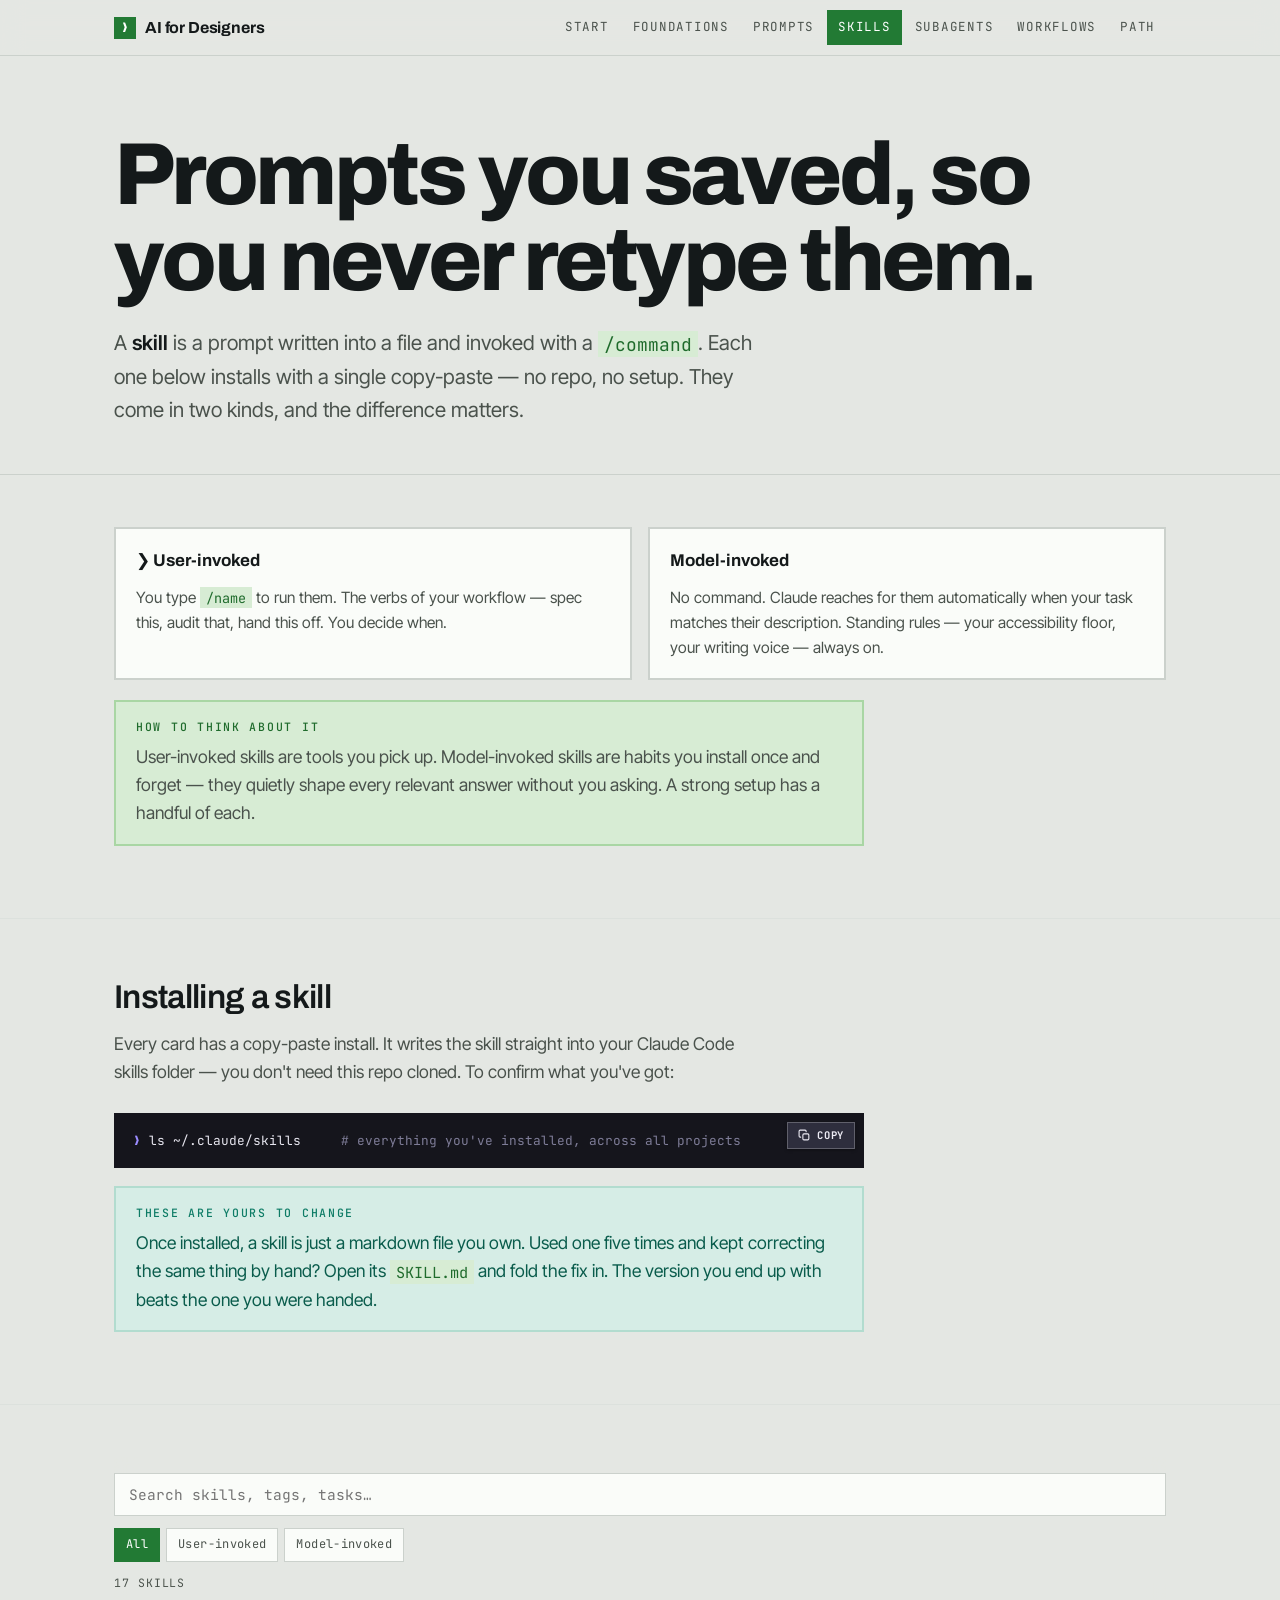
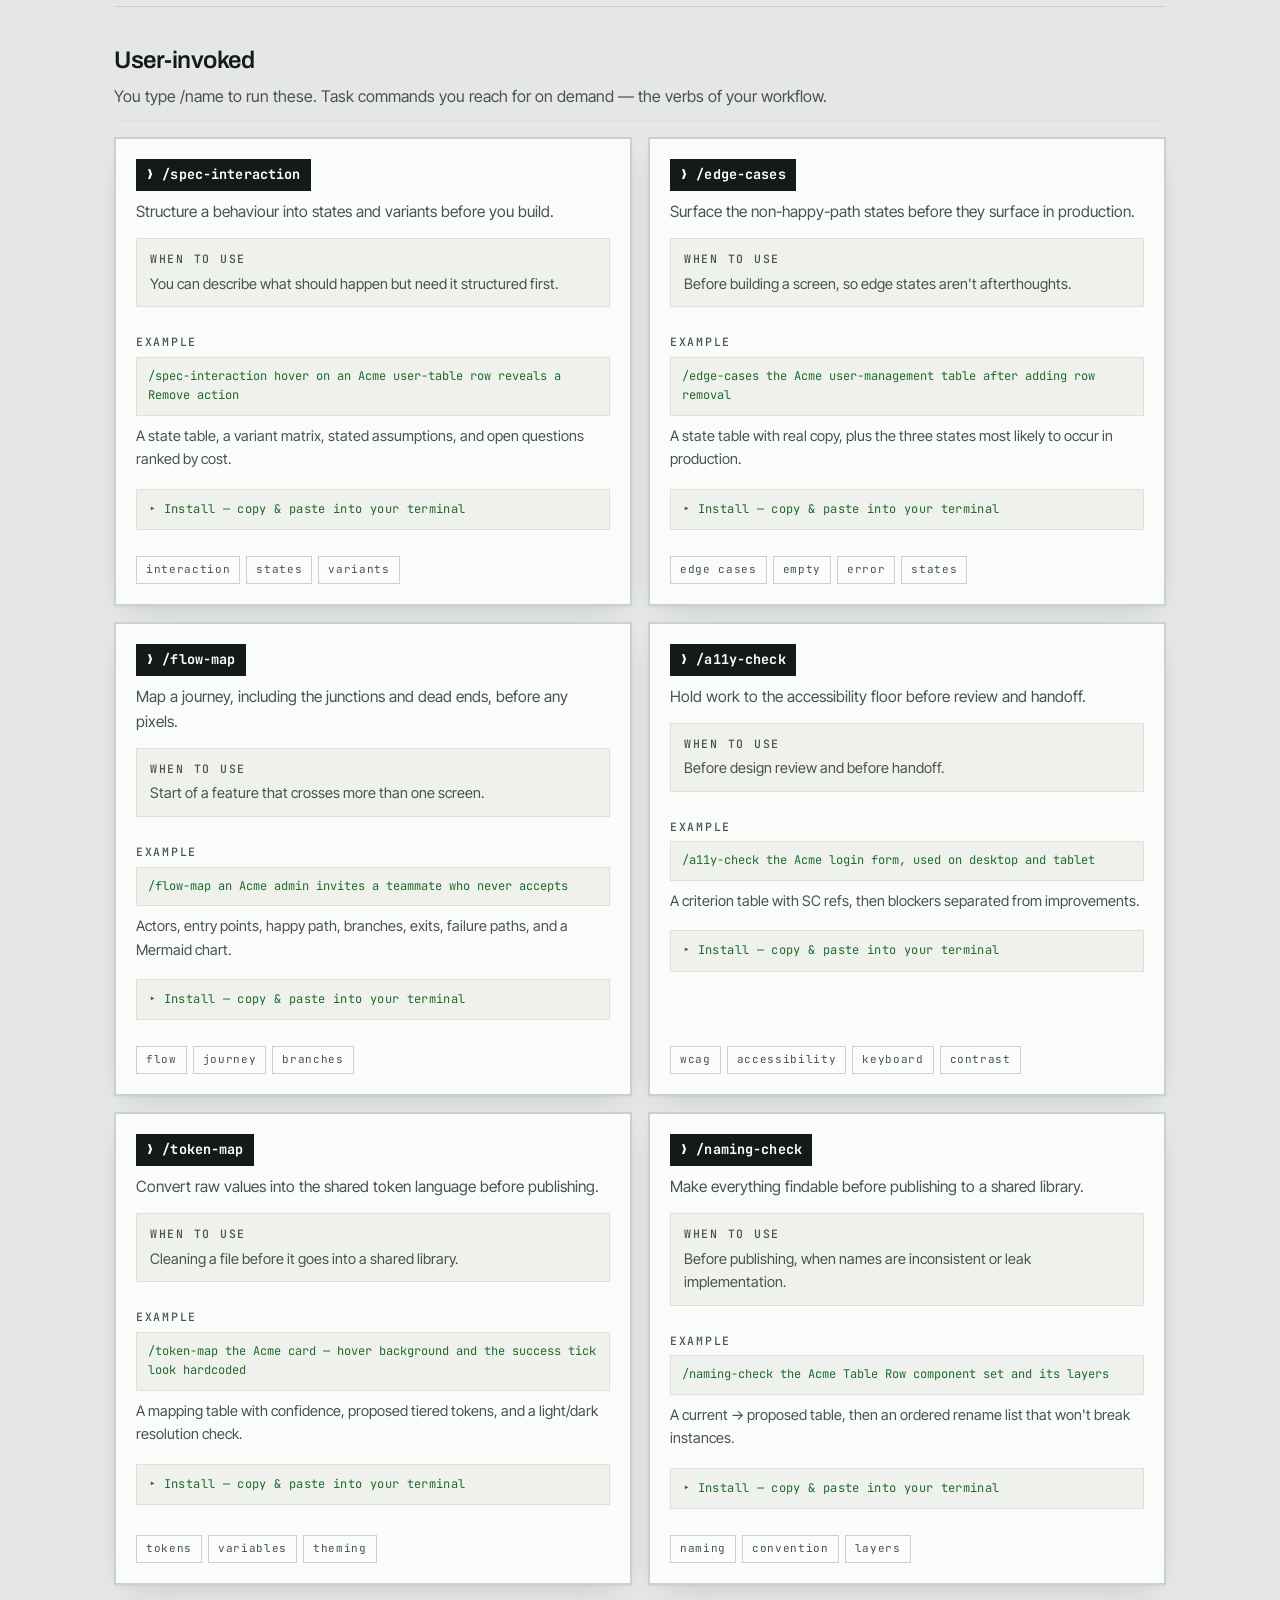
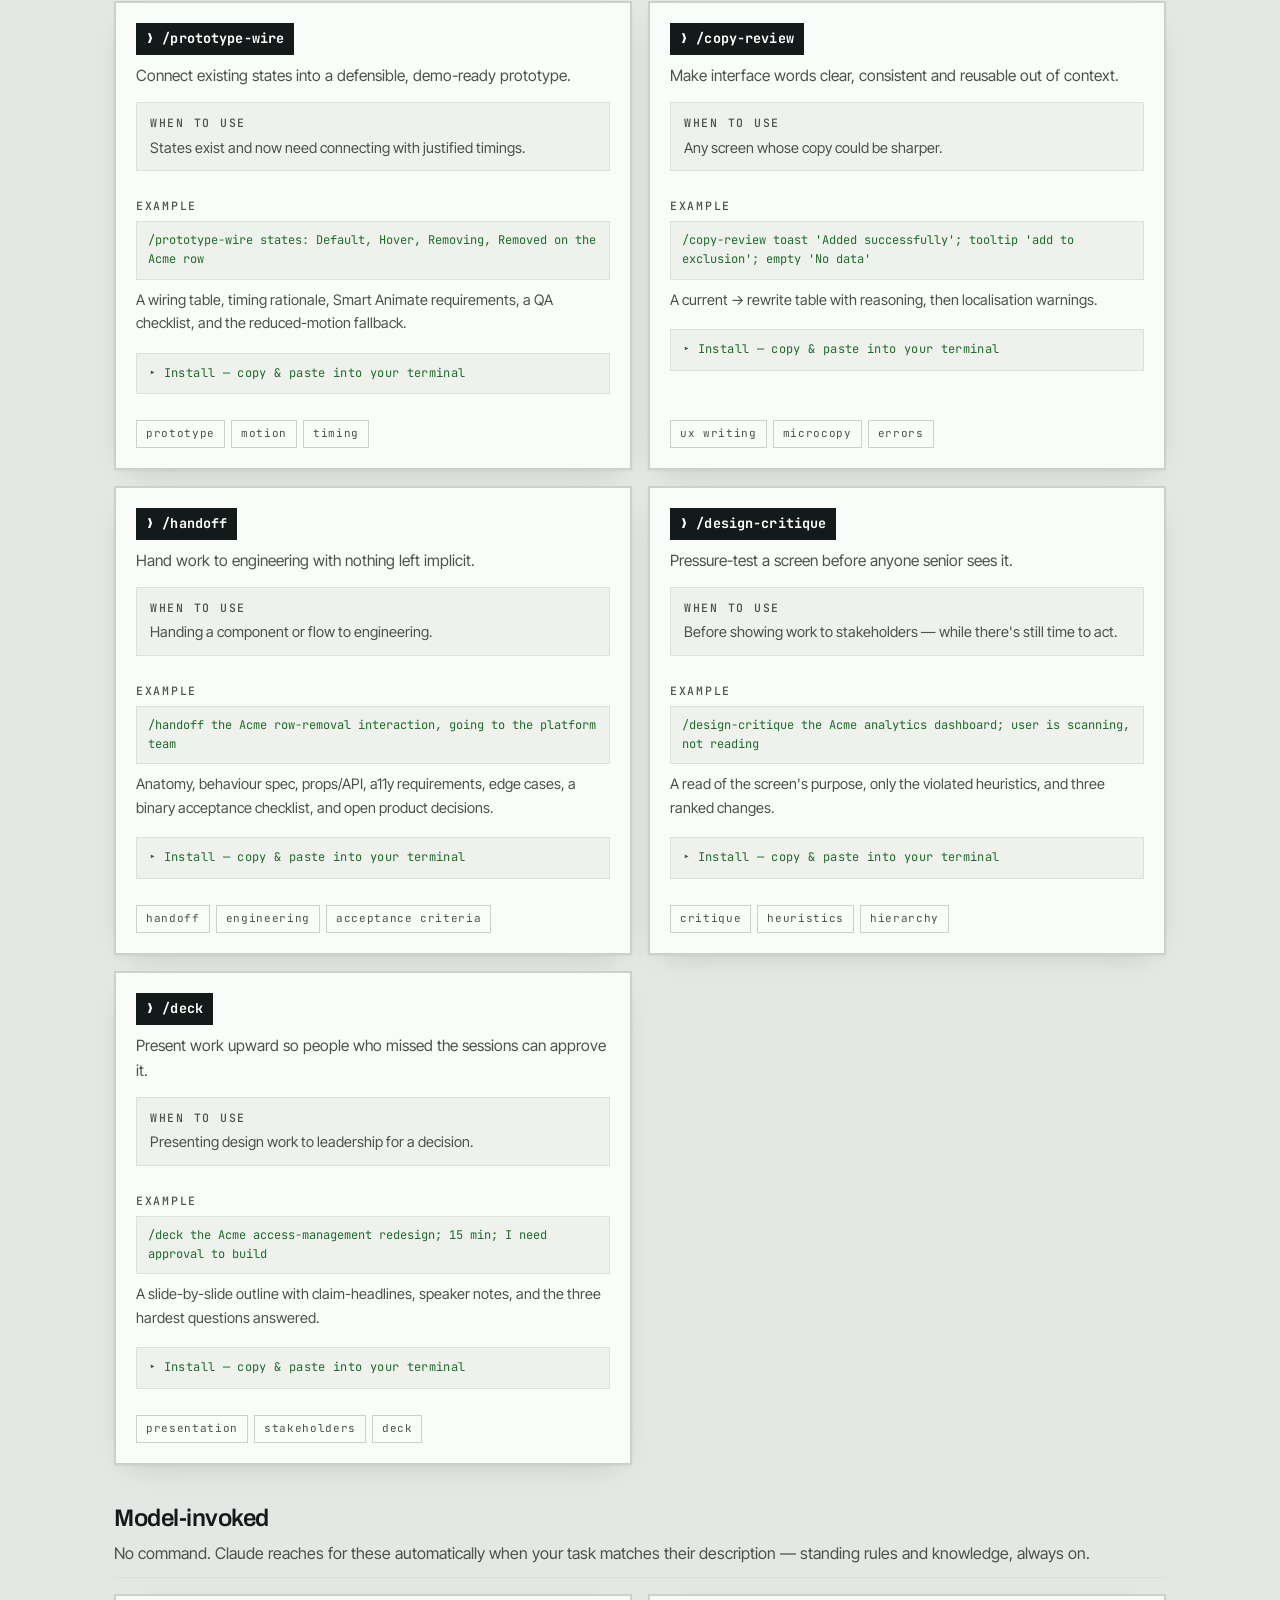
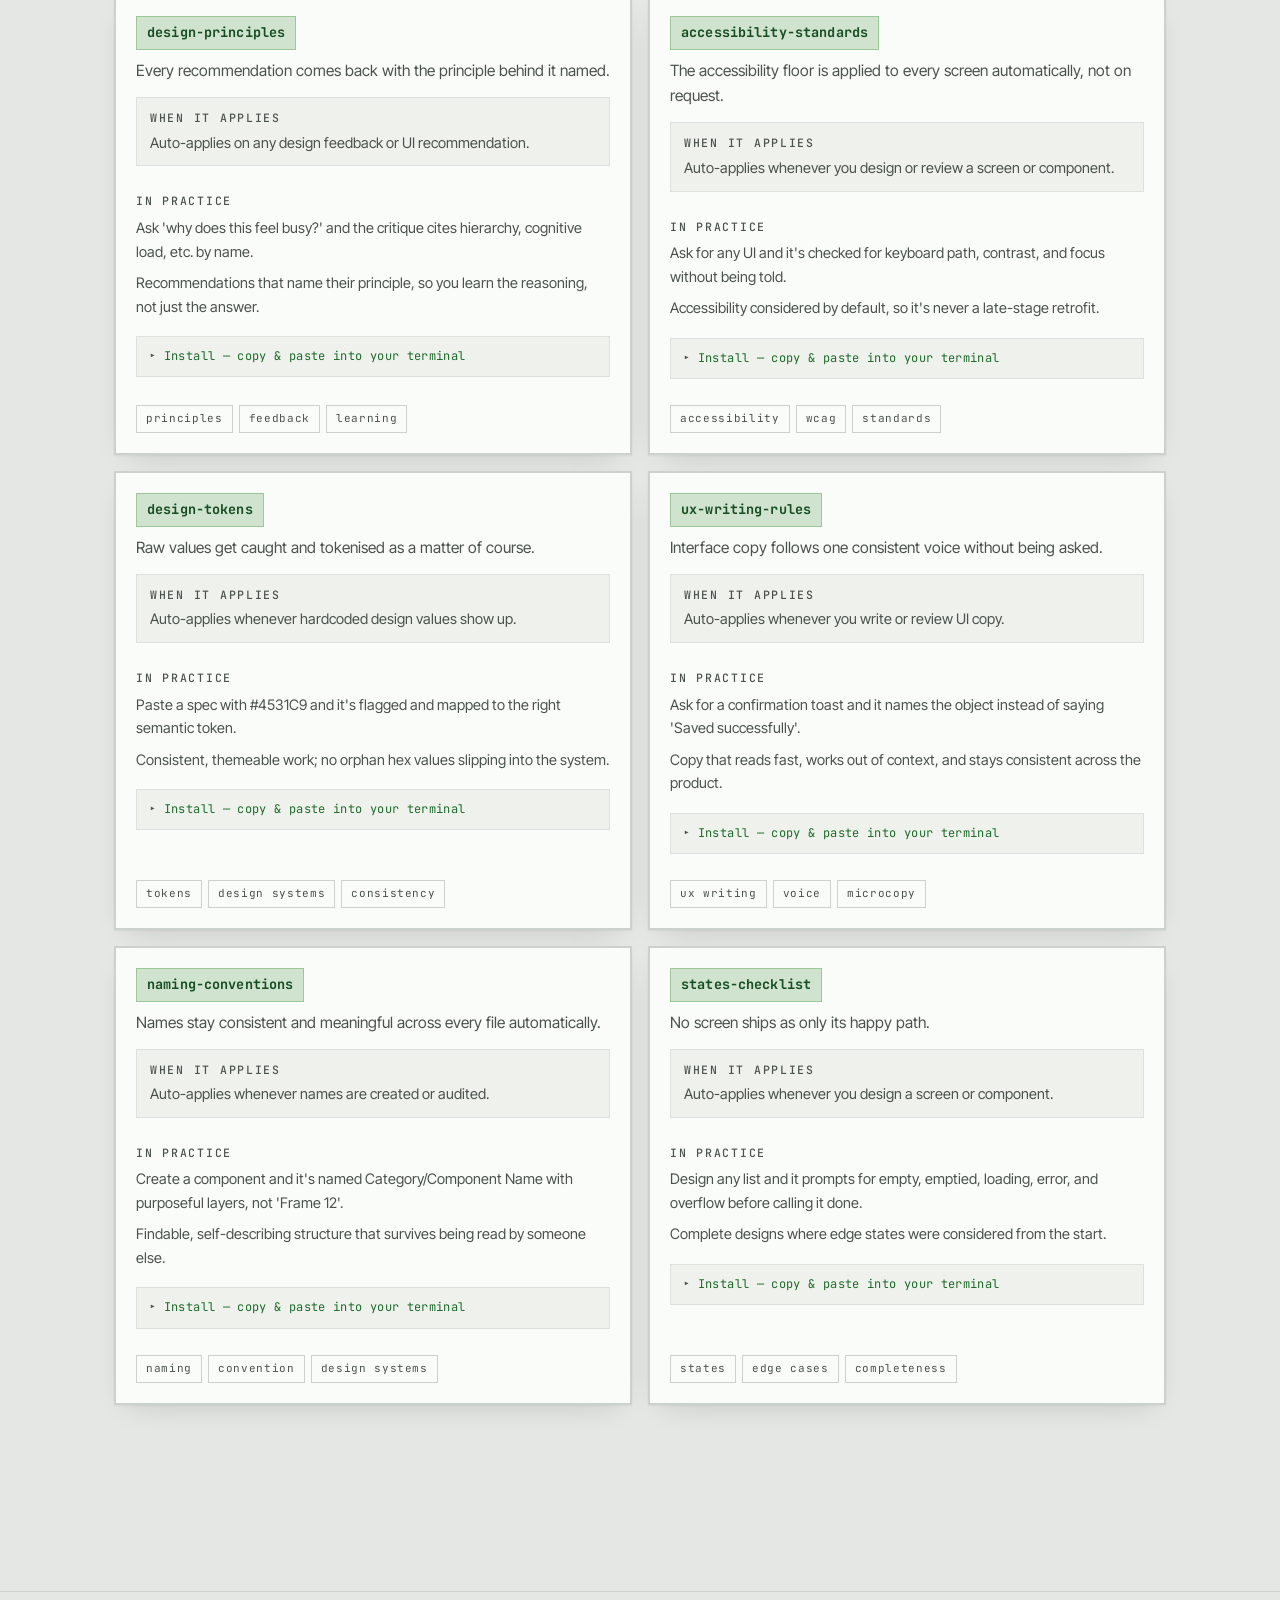
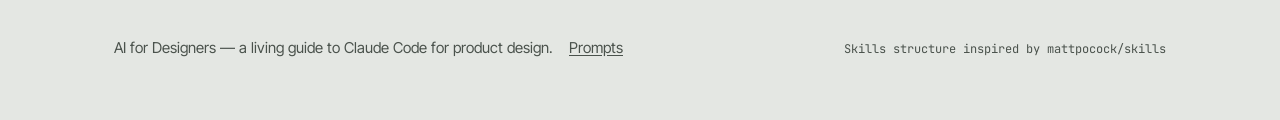
<file: skills.html>
<!DOCTYPE html>
<html lang="en">
<head>
<meta charset="utf-8">
<meta name="viewport" content="width=device-width, initial-scale=1">
<link rel="icon" href="favicon.svg" type="image/svg+xml">
<title>Skills Library — AI for Designers</title>
<meta name="description" content="A Claude Code Skills library for UI/UX and product designers. User-invoked commands and model-invoked standing rules, each with a copy-paste install.">
<link rel="preconnect" href="https://fonts.googleapis.com">
<link rel="preconnect" href="https://fonts.gstatic.com" crossorigin>
<link href="https://fonts.googleapis.com/css2?family=Archivo:wght@600;800&family=Inter+Tight:wght@400;500;600&family=JetBrains+Mono:wght@400;500;700&display=swap" rel="stylesheet">
<link rel="stylesheet" href="assets/css/tokens.css">
<link rel="stylesheet" href="assets/css/base.css">
</head>
<body>

<nav class="nav">
  <div class="nav-in">
    <a class="brand" href="index.html"><span class="glyph">❯</span><b>AI for Designers</b></a>
    <div class="nav-links" id="nav-links">
      <a href="index.html">Start</a>
      <a href="foundations.html">Foundations</a>
      <a href="prompting.html">Prompts</a>
      <a href="skills.html" aria-current="page">Skills</a>
      <a href="subagents.html">Subagents</a>
      <a href="workflows.html">Workflows</a>
      <a href="path.html">Path</a>
    </div>
    <button class="nav-toggle" type="button" aria-expanded="false" aria-controls="nav-links" aria-label="Toggle menu"></button>
  </div>
</nav>

<main>
  <header class="hero">
    <div class="wrap">
      <h1>Prompts you saved, so you never retype them.</h1>
      <p class="lede">A <strong>skill</strong> is a prompt written into a file and invoked with a <code>/command</code>. Each one below installs with a single copy-paste — no repo, no setup. They come in two kinds, and the difference matters.</p>
    </div>
  </header>

  <!-- ===== the two kinds ===== -->
  <section class="band">
    <div class="wrap">
      <div class="compare">
        <div class="col">
          <h4>❯ User-invoked</h4>
          <p style="font-size:15.5px;margin:0">You type <code>/name</code> to run them. The verbs of your workflow — spec this, audit that, hand this off. You decide when.</p>
        </div>
        <div class="col">
          <h4>Model-invoked</h4>
          <p style="font-size:15.5px;margin:0">No command. Claude reaches for them automatically when your task matches their description. Standing rules — your accessibility floor, your writing voice — always on.</p>
        </div>
      </div>
      <div class="callout tip measure">
        <span class="eyebrow">How to think about it</span>
        <p>User-invoked skills are tools you pick up. Model-invoked skills are habits you install once and forget — they quietly shape every relevant answer without you asking. A strong setup has a handful of each.</p>
      </div>
    </div>
  </section>

  <!-- ===== install primer ===== -->
  <section class="band">
    <div class="wrap">
      <div class="measure">
      <div class="sec-head"><h2>Installing a skill</h2></div>
      <p class="sec-sub">Every card has a copy-paste install. It writes the skill straight into your Claude Code skills folder — you don&#39;t need this repo cloned. To confirm what you&#39;ve got:</p>
      <div class="codewrap"><pre><span class="p">❯</span> ls ~/.claude/skills     <span class="c"># everything you've installed, across all projects</span></pre></div>
      <div class="callout rule">
        <span class="eyebrow">These are yours to change</span>
        <p>Once installed, a skill is just a markdown file you own. Used one five times and kept correcting the same thing by hand? Open its <code>SKILL.md</code> and fold the fix in. The version you end up with beats the one you were handed.</p>
      </div>
      </div>
    </div>
  </section>

  <!-- ===== the library ===== -->
  <section class="band">
    <div class="wrap">
      <div class="lib-toolbar"><div id="skilltoolbar"></div></div>
      <div id="skilllib"></div>
    </div>
  </section>
</main>

<footer>
  <div class="wrap">
    <span>AI for Designers — a living guide to Claude Code for product design.</span>
    <a href="prompting.html">Prompts</a>
    <span class="credit">Skills structure inspired by mattpocock/skills</span>
  </div>
</footer>

<script src="assets/js/data/skills.js"></script>
<script src="assets/js/app.js"></script>
</body>
</html>
</file>
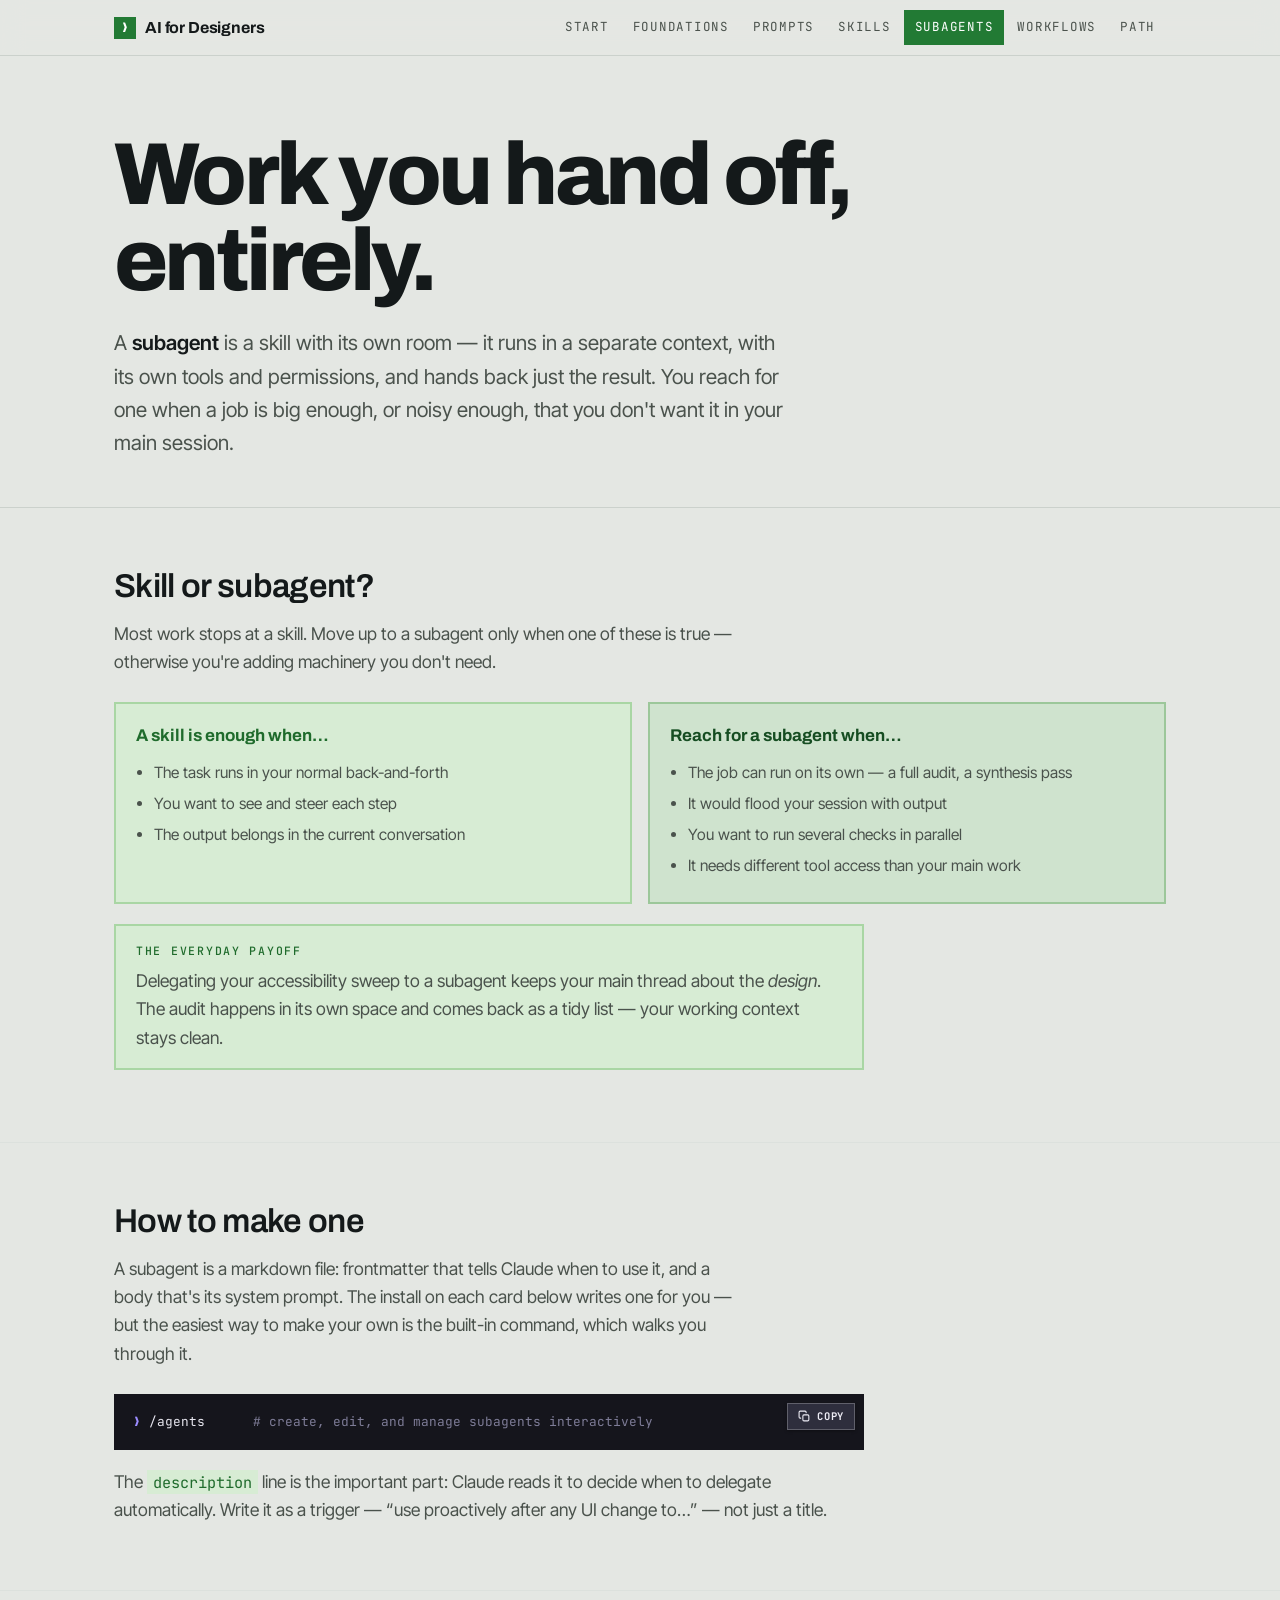
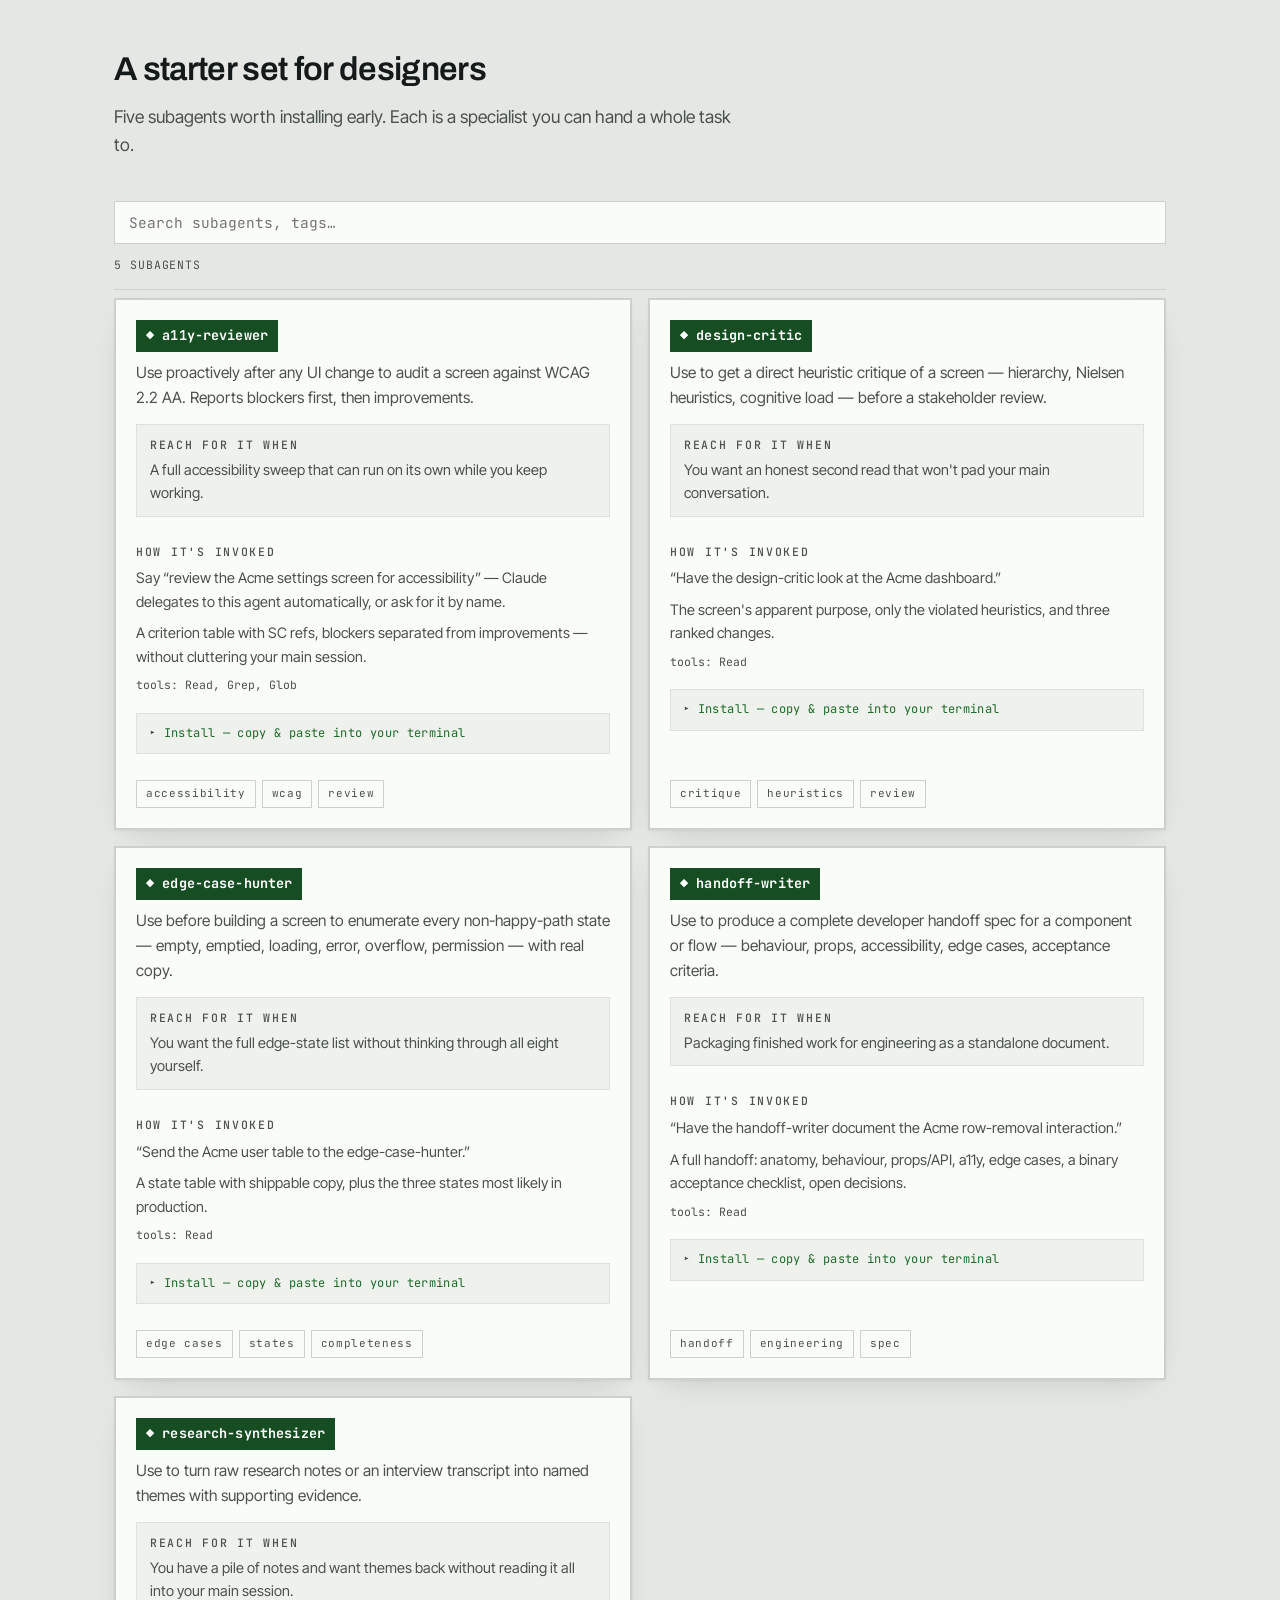
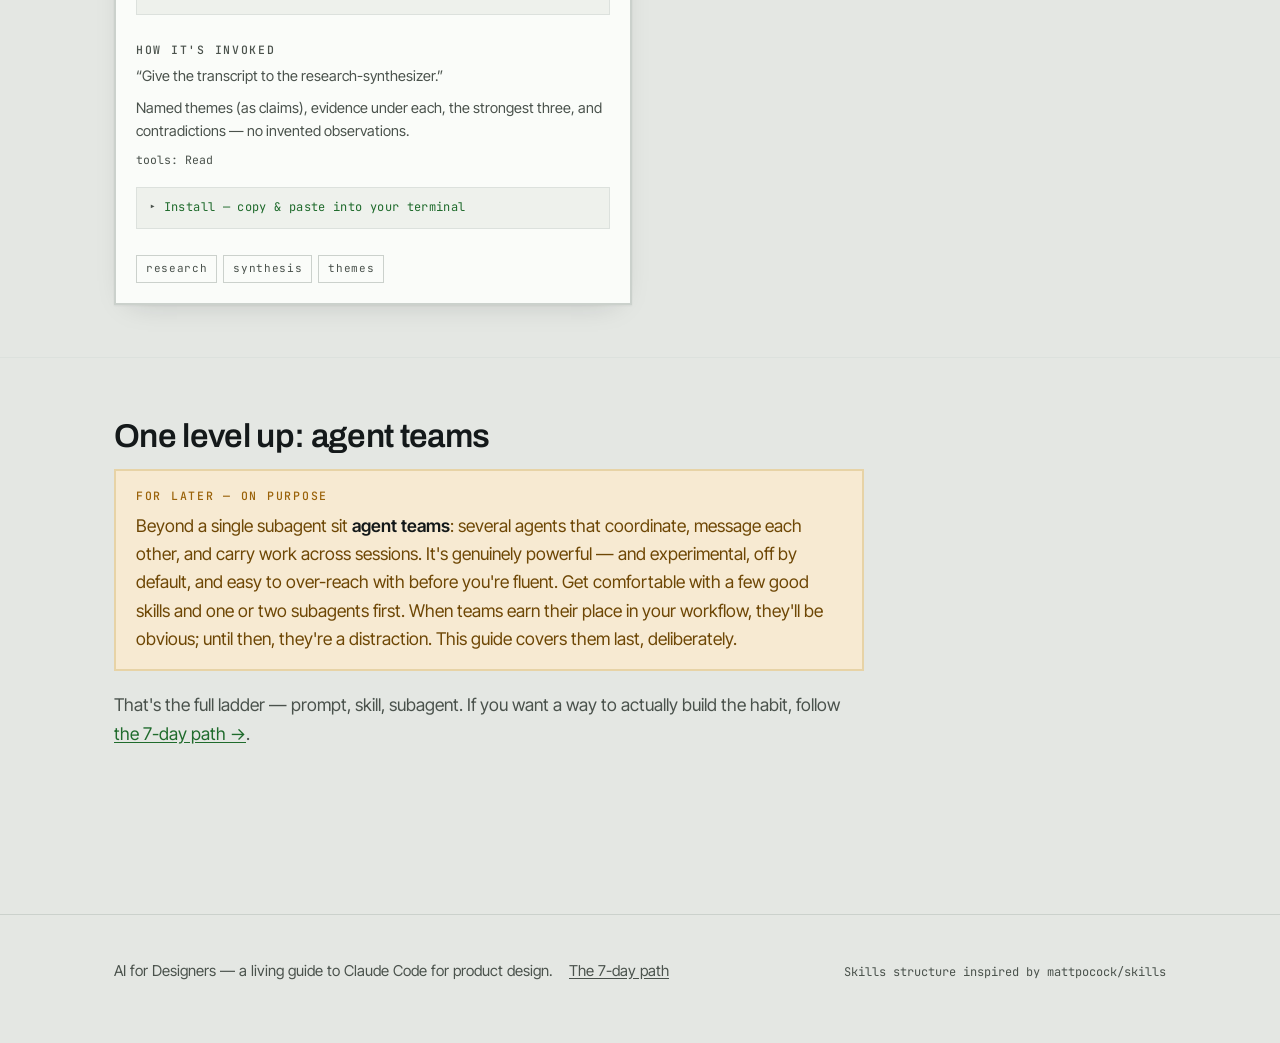
<file: subagents.html>
<!DOCTYPE html>
<html lang="en">
<head>
<meta charset="utf-8">
<meta name="viewport" content="width=device-width, initial-scale=1">
<link rel="icon" href="favicon.svg" type="image/svg+xml">
<title>Subagents — AI for Designers</title>
<meta name="description" content="Subagents for designers: delegated work that runs in its own context with its own tools. Plus a note on agent teams.">
<link rel="preconnect" href="https://fonts.googleapis.com">
<link rel="preconnect" href="https://fonts.gstatic.com" crossorigin>
<link href="https://fonts.googleapis.com/css2?family=Archivo:wght@600;800&family=Inter+Tight:wght@400;500;600&family=JetBrains+Mono:wght@400;500;700&display=swap" rel="stylesheet">
<link rel="stylesheet" href="assets/css/tokens.css">
<link rel="stylesheet" href="assets/css/base.css">
</head>
<body>
<nav class="nav"><div class="nav-in">
  <a class="brand" href="index.html"><span class="glyph">❯</span><b>AI for Designers</b></a>
  <div class="nav-links" id="nav-links">
      <a href="index.html">Start</a>
      <a href="foundations.html">Foundations</a>
      <a href="prompting.html">Prompts</a>
      <a href="skills.html">Skills</a>
      <a href="subagents.html" aria-current="page">Subagents</a>
      <a href="workflows.html">Workflows</a>
      <a href="path.html">Path</a>
    </div>
  <button class="nav-toggle" type="button" aria-expanded="false" aria-controls="nav-links" aria-label="Toggle menu"></button>
</div></nav>

<main>
  <header class="hero">
    <div class="wrap">
      <h1>Work you hand off, entirely.</h1>
      <p class="lede">A <strong>subagent</strong> is a skill with its own room — it runs in a separate context, with its own tools and permissions, and hands back just the result. You reach for one when a job is big enough, or noisy enough, that you don&#39;t want it in your main session.</p>
    </div>
  </header>

  <section class="band">
    <div class="wrap">
      <div class="measure">
      <div class="sec-head"><h2>Skill or subagent?</h2></div>
      <p class="sec-sub">Most work stops at a skill. Move up to a subagent only when one of these is true — otherwise you&#39;re adding machinery you don&#39;t need.</p>
      </div>
      <div class="compare">
        <div class="col tier-t2">
          <h4>A skill is enough when…</h4>
          <ul>
            <li>The task runs in your normal back-and-forth</li>
            <li>You want to see and steer each step</li>
            <li>The output belongs in the current conversation</li>
          </ul>
        </div>
        <div class="col tier-t3">
          <h4>Reach for a subagent when…</h4>
          <ul>
            <li>The job can run on its own — a full audit, a synthesis pass</li>
            <li>It would flood your session with output</li>
            <li>You want to run several checks in parallel</li>
            <li>It needs different tool access than your main work</li>
          </ul>
        </div>
      </div>
      <div class="callout tip measure">
        <span class="eyebrow">The everyday payoff</span>
        <p>Delegating your accessibility sweep to a subagent keeps your main thread about the <em>design</em>. The audit happens in its own space and comes back as a tidy list — your working context stays clean.</p>
      </div>
    </div>
  </section>

  <section class="band">
    <div class="wrap">
      <div class="measure">
      <div class="sec-head"><h2>How to make one</h2></div>
      <p class="sec-sub">A subagent is a markdown file: frontmatter that tells Claude when to use it, and a body that&#39;s its system prompt. The install on each card below writes one for you — but the easiest way to make your own is the built-in command, which walks you through it.</p>
      <div class="codewrap"><pre><span class="p">❯</span> /agents      <span class="c"># create, edit, and manage subagents interactively</span></pre></div>
      <p>The <code>description</code> line is the important part: Claude reads it to decide when to delegate automatically. Write it as a trigger — &ldquo;use proactively after any UI change to…&rdquo; — not just a title.</p>
      </div>
    </div>
  </section>

  <section class="band">
    <div class="wrap">
      <div class="measure"><div class="sec-head"><h2>A starter set for designers</h2></div>
      <p class="sec-sub">Five subagents worth installing early. Each is a specialist you can hand a whole task to.</p></div>
      <div class="lib-toolbar"><div id="subtoolbar"></div></div>
      <div id="sublib"></div>
    </div>
  </section>

  <section class="band">
    <div class="wrap">
      <div class="measure">
      <div class="sec-head"><h2>One level up: agent teams</h2></div>
      <div class="callout warn">
        <span class="eyebrow">For later — on purpose</span>
        <p>Beyond a single subagent sit <strong>agent teams</strong>: several agents that coordinate, message each other, and carry work across sessions. It&#39;s genuinely powerful — and experimental, off by default, and easy to over-reach with before you&#39;re fluent. Get comfortable with a few good skills and one or two subagents first. When teams earn their place in your workflow, they&#39;ll be obvious; until then, they&#39;re a distraction. This guide covers them last, deliberately.</p>
      </div>
      <p>That&#39;s the full ladder — prompt, skill, subagent. If you want a way to actually build the habit, follow <a href="path.html">the 7-day path →</a>.</p>
      </div>
    </div>
  </section>
</main>

<footer><div class="wrap">
  <span>AI for Designers — a living guide to Claude Code for product design.</span>
  <a href="path.html">The 7-day path</a>
  <span class="credit">Skills structure inspired by mattpocock/skills</span>
</div></footer>

<script src="assets/js/data/subagents.js"></script>
<script src="assets/js/app.js"></script>
</body>
</html>
</file>
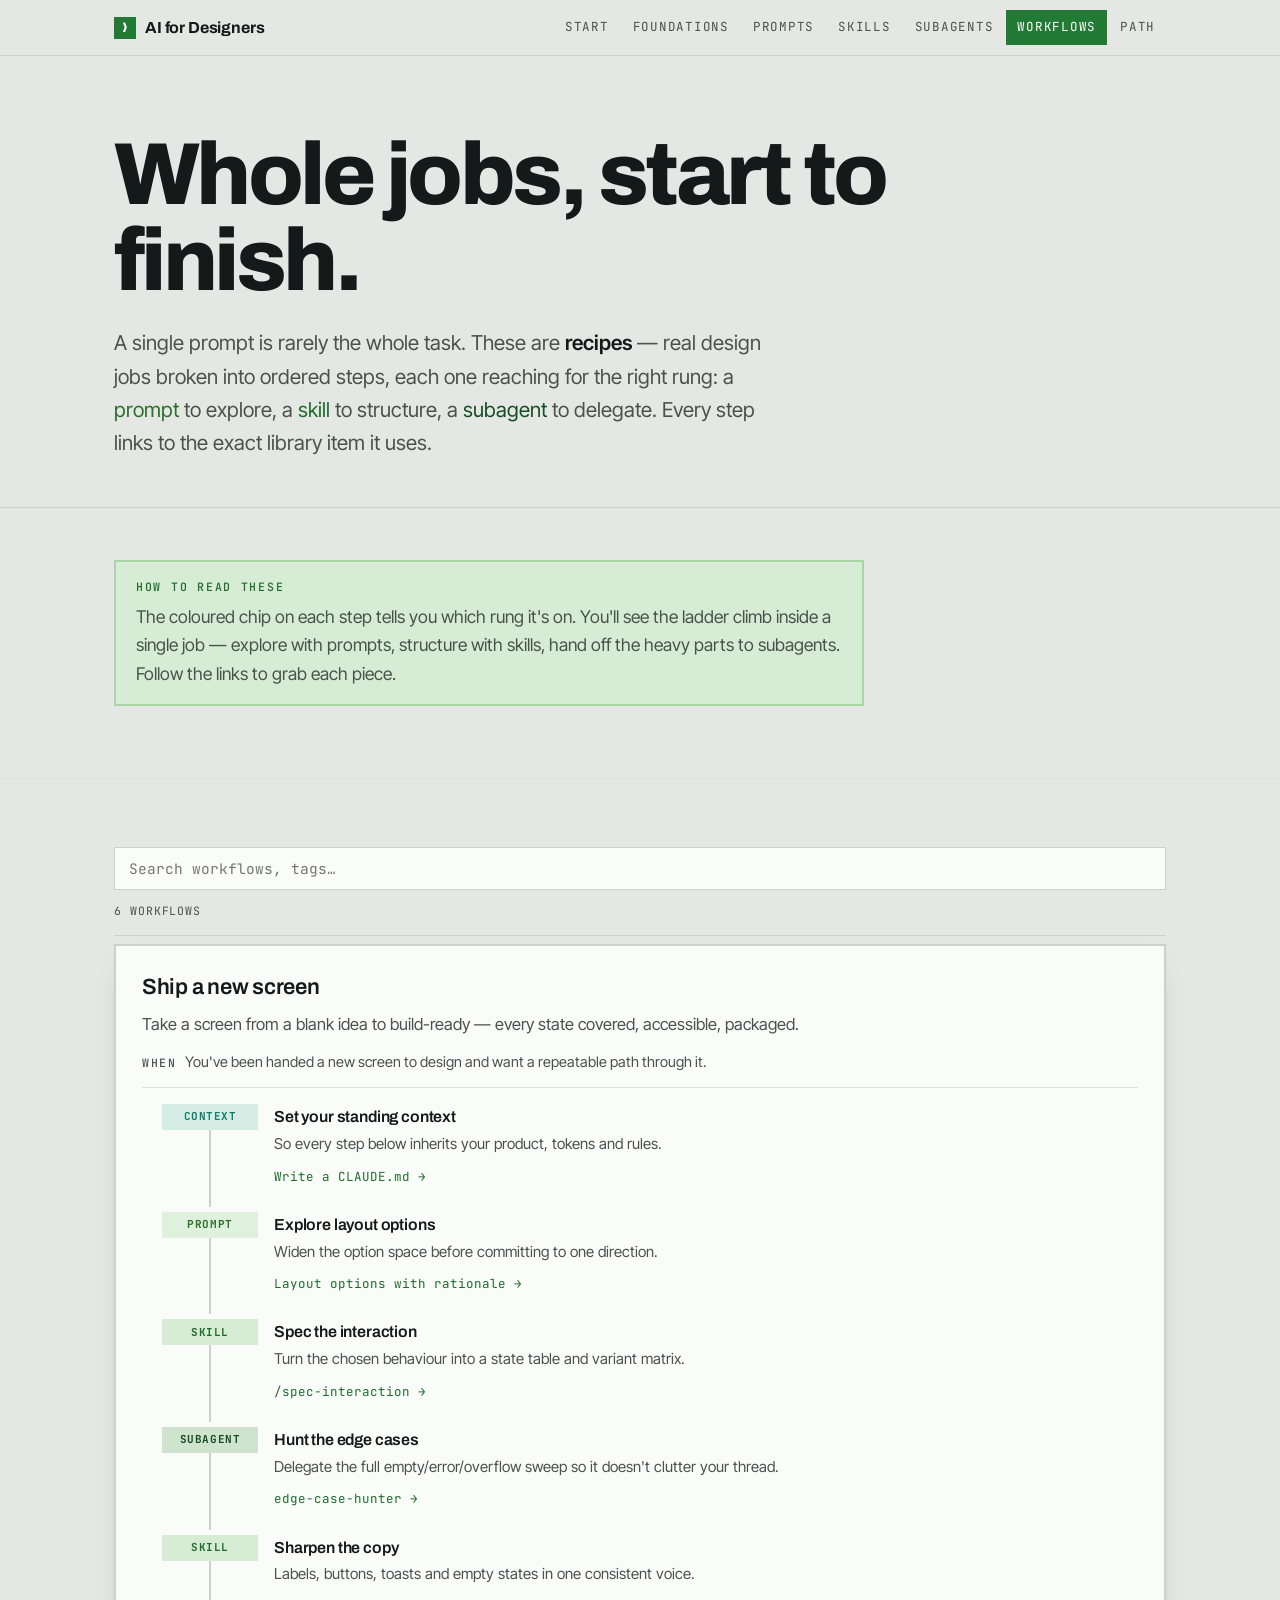
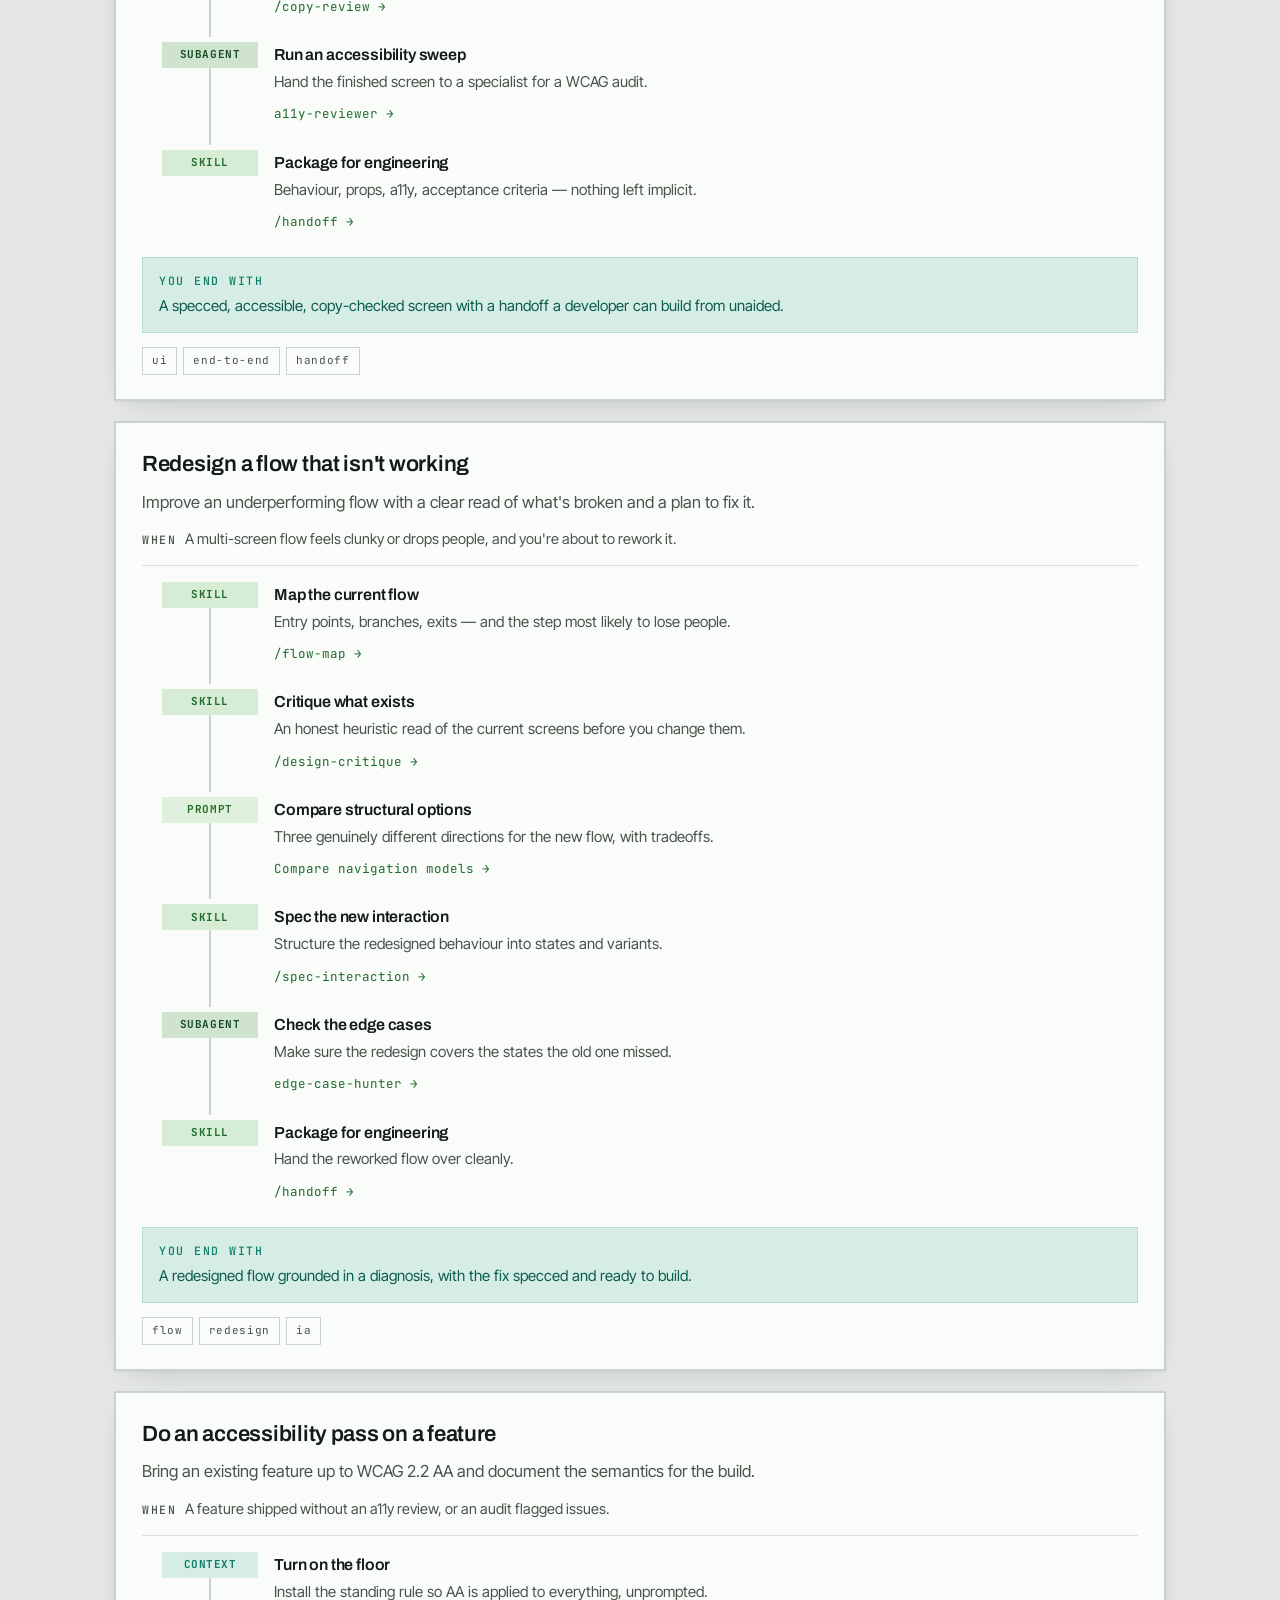
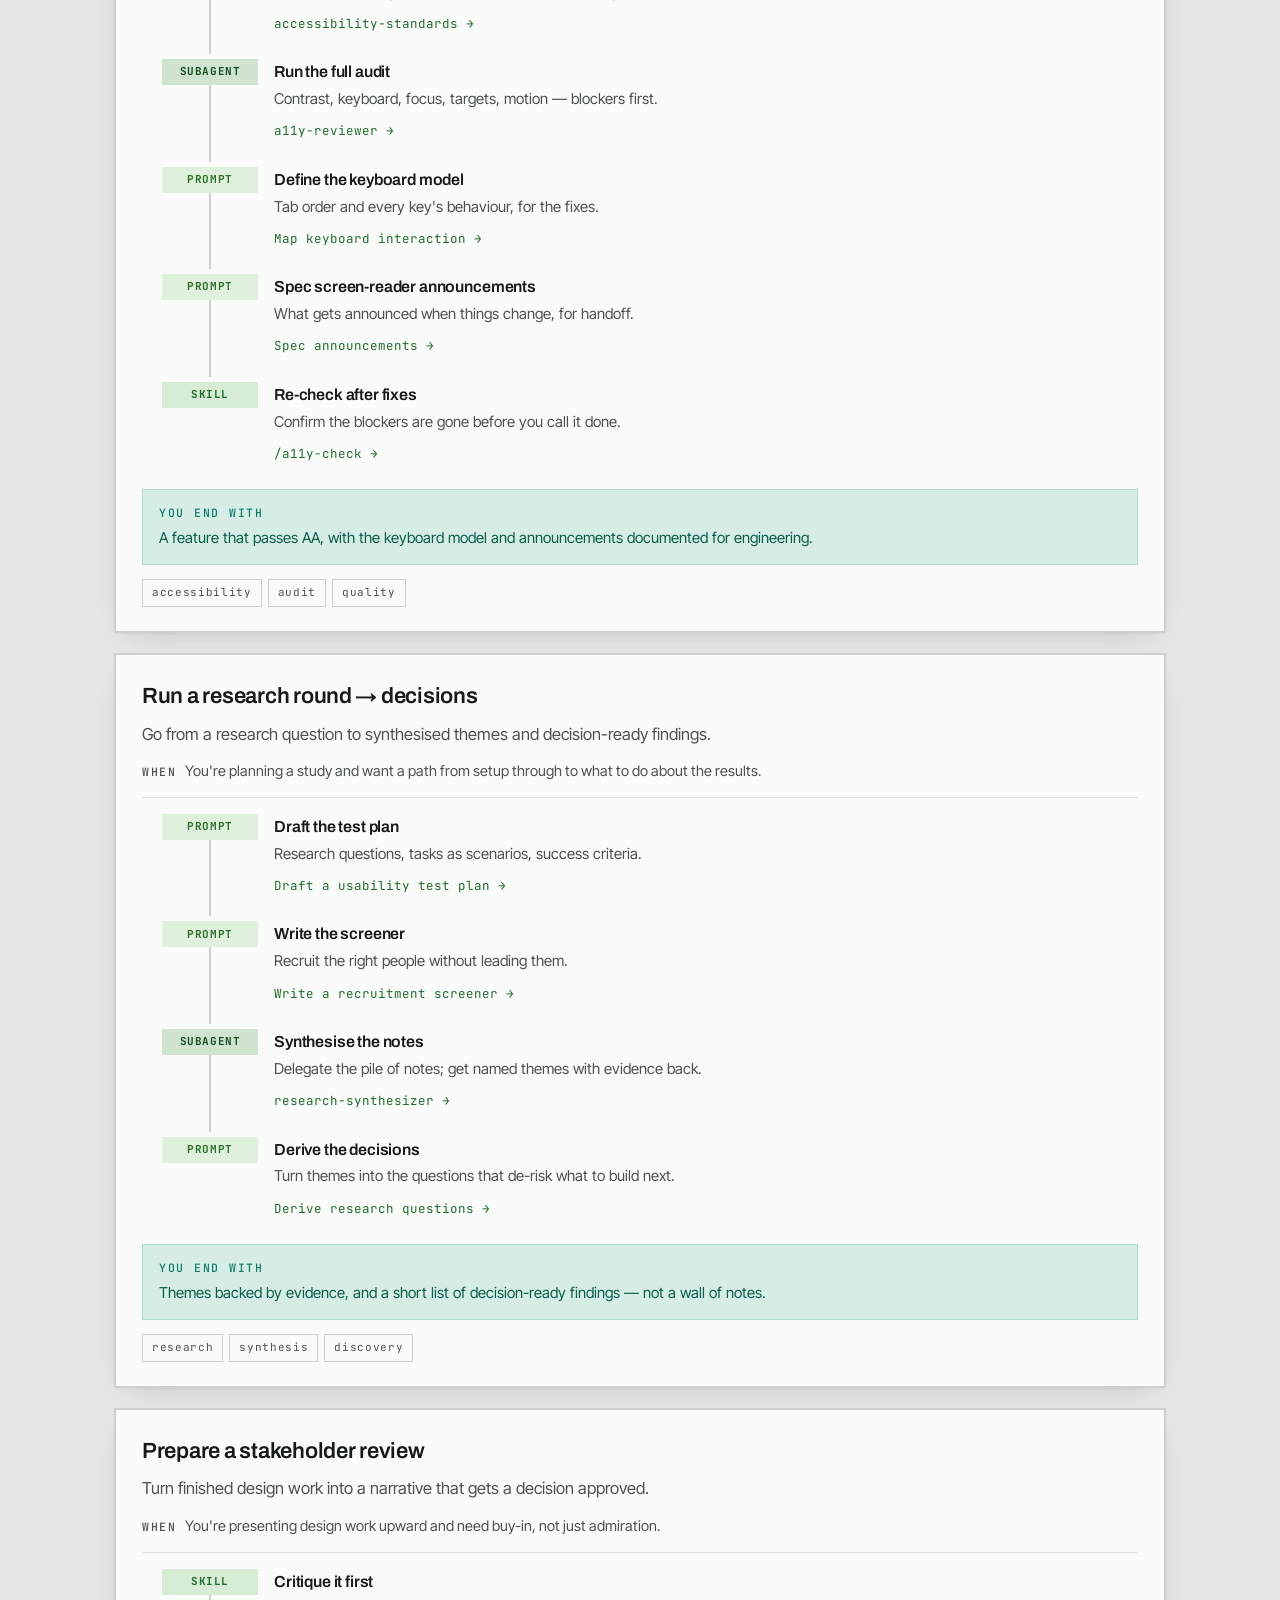
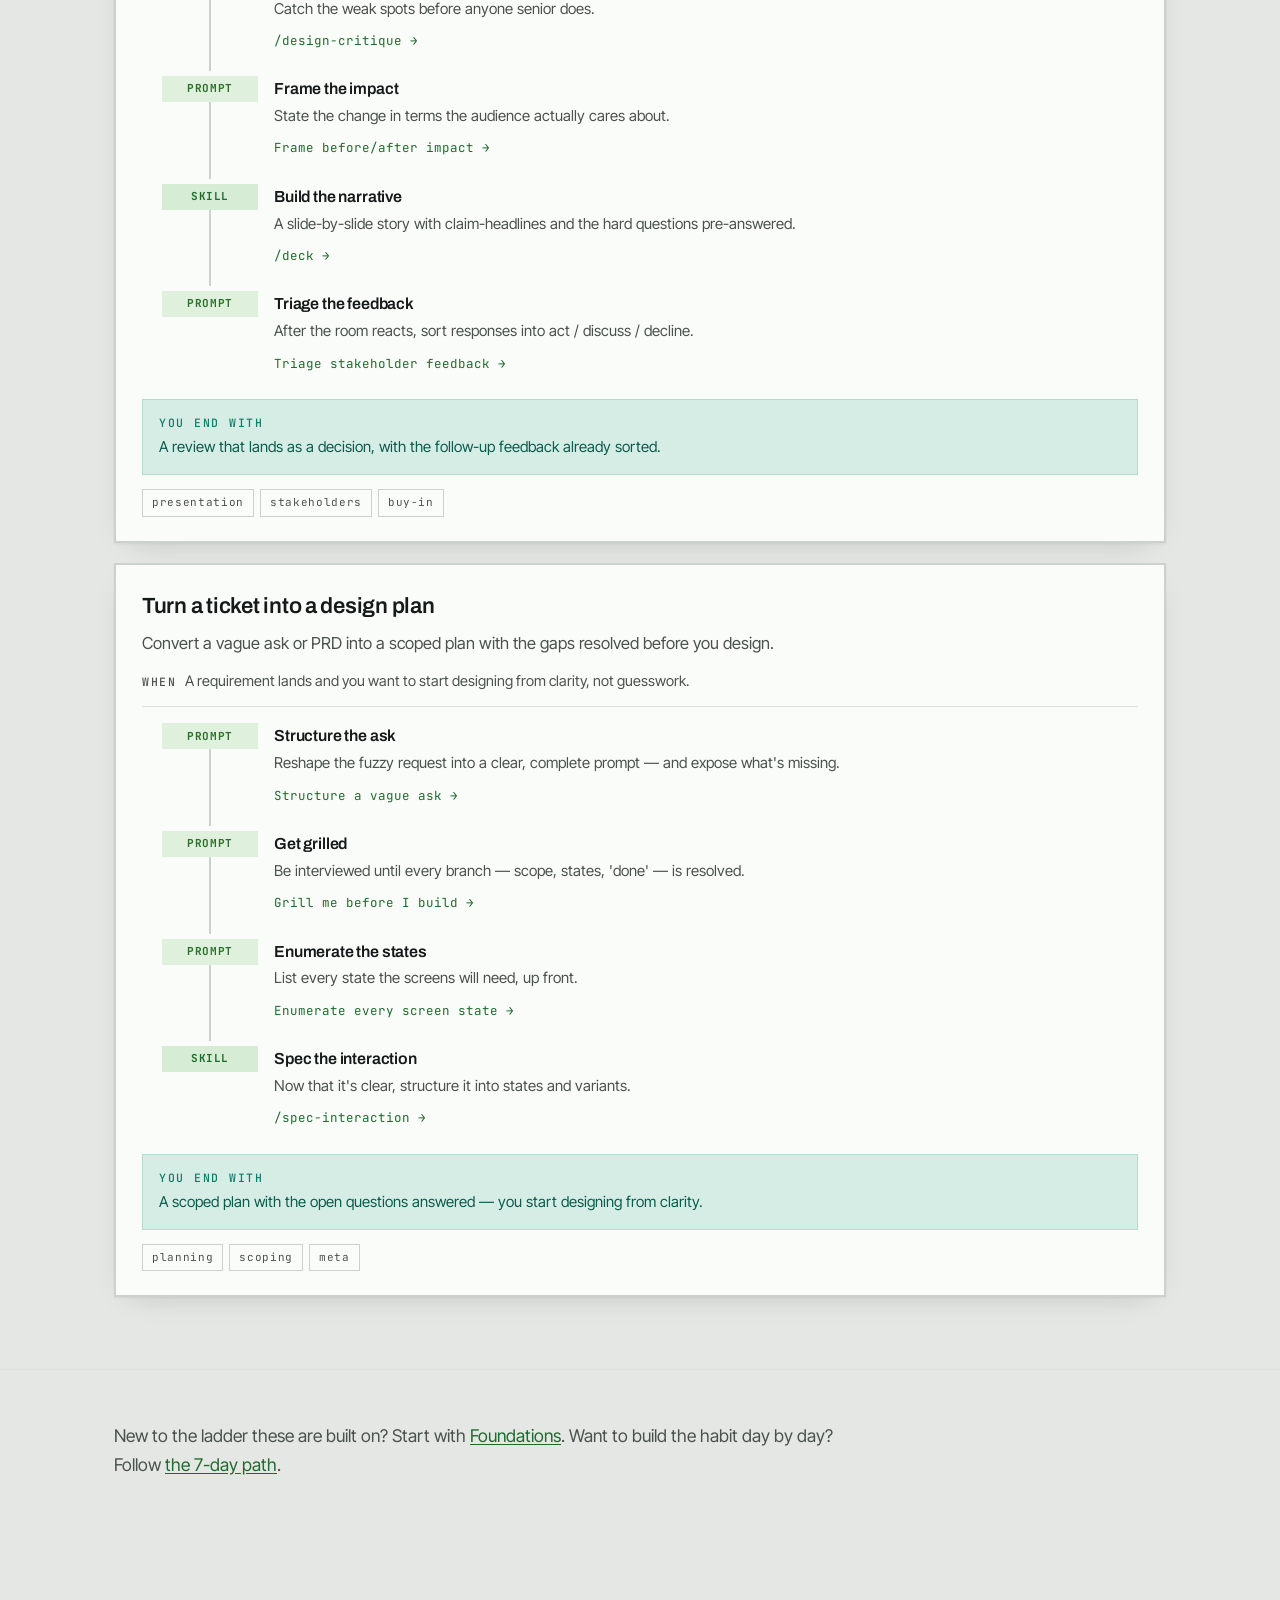
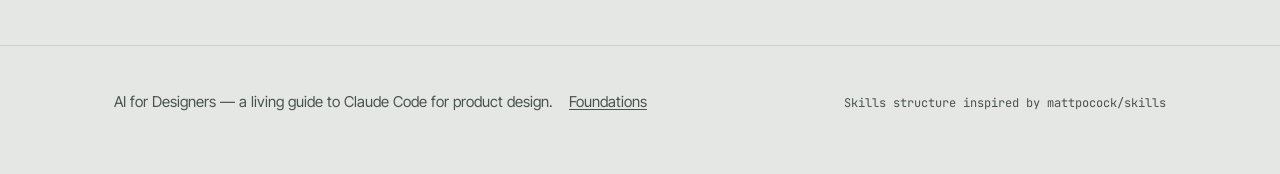
<file: workflows.html>
<!DOCTYPE html>
<html lang="en">
<head>
<meta charset="utf-8">
<meta name="viewport" content="width=device-width, initial-scale=1">
<link rel="icon" href="favicon.svg" type="image/svg+xml">
<title>Workflows — AI for Designers</title>
<meta name="description" content="End-to-end recipes that chain prompts, skills and subagents into complete design jobs — ship a screen, redesign a flow, run a research round, and more.">
<link rel="preconnect" href="https://fonts.googleapis.com">
<link rel="preconnect" href="https://fonts.gstatic.com" crossorigin>
<link href="https://fonts.googleapis.com/css2?family=Archivo:wght@600;800&family=Inter+Tight:wght@400;500;600&family=JetBrains+Mono:wght@400;500;700&display=swap" rel="stylesheet">
<link rel="stylesheet" href="assets/css/tokens.css">
<link rel="stylesheet" href="assets/css/base.css">
</head>
<body>
<nav class="nav"><div class="nav-in">
  <a class="brand" href="index.html"><span class="glyph">❯</span><b>AI for Designers</b></a>
  <div class="nav-links" id="nav-links">
      <a href="index.html">Start</a>
      <a href="foundations.html">Foundations</a>
      <a href="prompting.html">Prompts</a>
      <a href="skills.html">Skills</a>
      <a href="subagents.html">Subagents</a>
      <a href="workflows.html" aria-current="page">Workflows</a>
      <a href="path.html">Path</a>
    </div>
  <button class="nav-toggle" type="button" aria-expanded="false" aria-controls="nav-links" aria-label="Toggle menu"></button>
</div></nav>

<main>
  <header class="hero">
    <div class="wrap">
      <h1>Whole jobs, start to finish.</h1>
      <p class="lede">A single prompt is rarely the whole task. These are <strong>recipes</strong> — real design jobs broken into ordered steps, each one reaching for the right rung: a <span style="color:var(--t1-ink)">prompt</span> to explore, a <span style="color:var(--t2-ink)">skill</span> to structure, a <span style="color:var(--t3)">subagent</span> to delegate. Every step links to the exact library item it uses.</p>
    </div>
  </header>

  <section class="band">
    <div class="wrap">
      <div class="callout tip measure">
        <span class="eyebrow">How to read these</span>
        <p>The coloured chip on each step tells you which rung it&#39;s on. You&#39;ll see the ladder climb inside a single job — explore with prompts, structure with skills, hand off the heavy parts to subagents. Follow the links to grab each piece.</p>
      </div>
    </div>
  </section>

  <section class="band">
    <div class="wrap">
      <div class="lib-toolbar"><div id="wftoolbar"></div></div>
      <div id="wflib"></div>
    </div>
  </section>

  <section class="band">
    <div class="wrap">
      <p class="measure">New to the ladder these are built on? Start with <a href="foundations.html">Foundations</a>. Want to build the habit day by day? Follow <a href="path.html">the 7-day path</a>.</p>
    </div>
  </section>
</main>

<footer><div class="wrap">
  <span>AI for Designers — a living guide to Claude Code for product design.</span>
  <a href="foundations.html">Foundations</a>
  <span class="credit">Skills structure inspired by mattpocock/skills</span>
</div></footer>

<script src="assets/js/data/workflows.js"></script>
<script src="assets/js/app.js"></script>
</body>
</html>
</file>
<file: assets/css/tokens.css>
/* ============================================================================
   TOKENS — the single source of visual truth for the whole repo.
   Change a value here and every page updates. Nothing elsewhere hardcodes
   a colour, font, radius or width.

   The tier ramp (--t1 / --t2 / --t3) is meaningful, not decorative:
   it encodes the learning ladder — Prompt (t1) → Skill (t2) → Subagent (t3).
   Use the matching tier colour wherever you refer to one of those concepts.
   ========================================================================== */
:root{
  /* surfaces — cool neutral gray, a whisper of green toward the accent.
     Deliberately not cream, not beige, not terracotta anywhere. */
  --paper:#E4E7E3;
  --paper-2:#EEF1EC;
  --card:#FAFCF9;

  /* ink */
  --ink:#14191A;
  --ink-2:#4A524C;
  --ink-3:#838C86;

  /* rules */
  --rule:#CBD1CC;
  --rule-soft:#DCE1DD;

  /* tier ramp — the ladder. deepening terminal green. */
  --t1:#5FB85A;  --t1-soft:#DFF0DD;  --t1-line:#B9DDB5;   /* Prompt   */
  --t2:#227A34;  --t2-soft:#D7ECD4;  --t2-line:#A9D6A4;   /* Skill    */
  --t3:#164D22;  --t3-soft:#CFE3CE;  --t3-line:#9CC79A;   /* Subagent */
  --t1-ink:#2A7028;                                        /* readable text on t1-soft (t1 itself is too light) */
  --t2-ink:#1F6B2C;                                        /* readable green text */

  /* semantic accents */
  --go:#0E7C66;    --go-soft:#D6EDE6;   --go-line:#B2DccF;  /* create / positive */
  --warn:#9A6209;  --warn-soft:#F7EAD2; --warn-line:#E7D3A6;/* caution           */
  --stop:#963030;  --stop-soft:#FBE7E7; --stop-line:#EEC5C5;/* blocker           */

  /* radii — flat by design: no rounded corners anywhere in the real UI */
  --r-s:0px; --r-m:0px; --r-l:0px;

  /* elevation */
  --shadow:0 1px 2px rgba(20,25,26,.05), 0 10px 30px -16px rgba(20,25,26,.22);
  --shadow-lg:0 2px 6px rgba(20,25,26,.06), 0 24px 50px -24px rgba(22,77,34,.30);

  /* type */
  --display:'Archivo',system-ui,sans-serif;
  --body:'Inter Tight',system-ui,sans-serif;
  --mono:'JetBrains Mono',ui-monospace,SFMono-Regular,Menlo,monospace;

  /* layout */
  --nav-h:56px;
  --measure:75ch;
  --gutter:40px;
}
</file>
<file: assets/css/base.css>
/* ============================================================================
   BASE — shared layout + components for every page.
   Depends on tokens.css. Component classes are documented inline so future
   pages can reuse them without re-reading the whole file.
   ========================================================================== */

*{box-sizing:border-box}
html{scroll-behavior:smooth}
body{
  margin:0;background:var(--paper);color:var(--ink);
  font-family:var(--body);font-size:17.5px;line-height:1.62;
  -webkit-font-smoothing:antialiased;
}
a{color:var(--t2-ink);text-underline-offset:2px}
img{max-width:100%}

.eyebrow{
  font-family:var(--mono);font-size:11.5px;font-weight:500;
  letter-spacing:.15em;text-transform:uppercase;color:var(--ink-2);
}
.wrap{max-width:1100px;margin:0 auto;padding:0 24px}
.measure{max-width:var(--measure)}

/* ---------- top navigation (shared across pages) ------------------------- */
.nav{
  position:sticky;top:0;z-index:100;height:var(--nav-h);
  background:rgba(228,231,227,.82);backdrop-filter:blur(12px);
  border-bottom:1px solid var(--rule);
}
.nav-in{display:flex;align-items:center;gap:22px;height:100%;max-width:1100px;margin:0 auto;padding:0 24px}
.brand{display:flex;align-items:center;gap:9px;text-decoration:none;color:var(--ink);font-weight:600}
.brand .glyph{
  width:22px;height:22px;border-radius:0;background:var(--t2);color:#fff;flex:none;
  display:grid;place-items:center;font-family:var(--mono);font-size:13px;font-weight:700;
}
.brand b{font-family:var(--display);font-size:16px;letter-spacing:-.01em}
.nav-links{margin-left:auto;display:flex;gap:2px;align-items:center}
.nav-links a,.nav-links span{
  font-family:var(--mono);font-size:12.5px;letter-spacing:.06em;text-transform:uppercase;
  padding:7px 11px;border-radius:var(--r-s);text-decoration:none;color:var(--ink-2);
}
.nav-links a:hover{background:var(--t2-soft);color:var(--t2-ink)}
.nav-links a[aria-current="page"]{background:var(--t2);color:#fff}
.nav-links .soon{color:var(--ink-2);cursor:default;position:relative}
.nav-links .soon::after{
  content:"soon";position:absolute;top:-3px;right:-2px;font-size:7px;letter-spacing:.06em;
  color:var(--t2-ink);background:var(--t2-soft);padding:1px 3px;border-radius:0;
}
.nav-toggle{
  display:none;appearance:none;cursor:pointer;width:36px;height:36px;flex:none;padding:0;
  align-items:center;justify-content:center;background:transparent;color:var(--ink);
  border:2px solid var(--rule);
}
.nav-toggle:hover{border-color:var(--t2-line);background:var(--t2-soft)}
.nav-toggle svg{width:18px;height:18px}

/* ---------- page scaffold ------------------------------------------------ */
main{padding-bottom:100px}
.hero{position:relative;padding:76px 0 48px;overflow:hidden;border-bottom:1px solid var(--rule)}
.hero .wrap{position:relative}
.hero h1{
  font-family:var(--display);font-weight:800;letter-spacing:-.04em;
  font-size:clamp(42px,7.5vw,88px);line-height:.98;margin:0;max-width:17ch;
}
.hero .lede{font-size:20.5px;color:var(--ink-2);margin:22px 0 0;max-width:56ch}
.hero .lede strong{color:var(--ink);font-weight:600}

section.band{padding:52px 0;border-bottom:1px solid var(--rule-soft)}
section.band:last-of-type{border-bottom:0}
.sec-head{display:flex;align-items:baseline;gap:14px;margin-bottom:6px;flex-wrap:wrap}
.sec-head h2{
  font-family:var(--display);font-weight:600;letter-spacing:-.02em;
  font-size:clamp(24px,3vw,33px);margin:0;
}
.sec-sub{color:var(--ink-2);max-width:62ch;margin:6px 0 26px;font-size:17.5px}

h3{font-family:var(--display);font-weight:600;font-size:20px;letter-spacing:-.012em;margin:30px 0 8px}
p{margin:0 0 14px;color:var(--ink-2)}
p strong,li strong{color:var(--ink);font-weight:600}
.band ul,.band ol{color:var(--ink-2);padding-left:20px}
.band li{margin-bottom:7px}

/* ---------- the LADDER (signature) --------------------------------------
   Three rungs = Prompt / Skill / Subagent, coloured by the tier ramp.
   Sequence is real information, so the rungs are numbered.                  */
.ladder{display:grid;gap:12px;margin:8px 0 4px}
.rung{
  display:grid;grid-template-columns:46px 1fr auto;align-items:center;gap:16px;
  background:var(--card);border:2px solid var(--rule);
  border-radius:var(--r-m);padding:16px 18px;box-shadow:var(--shadow);
  animation:rung-in .6s cubic-bezier(.16,1,.3,1) backwards;
}
.rung:nth-child(1){animation-delay:.05s}
.rung:nth-child(2){animation-delay:.15s}
.rung:nth-child(3){animation-delay:.25s}
@keyframes rung-in{from{opacity:0;transform:translateY(10px)}to{opacity:1;transform:none}}
.rung .n{
  width:34px;height:34px;border-radius:0;display:grid;place-items:center;
  font-family:var(--mono);font-weight:700;font-size:14px;color:#fff;
}
.rung .body b{font-family:var(--display);font-size:18px;font-weight:600;display:block;letter-spacing:-.01em}
.rung .body span{font-size:15px;color:var(--ink-2)}
.rung .cmd{font-family:var(--mono);font-size:12px;color:var(--ink-2);white-space:nowrap}
/* t1 is the lightest step in the ramp — white text on it fails contrast, so it
   alone gets dark ink numerals instead of white */
.rung.t1 .n{background:var(--t1);color:var(--ink)}
.rung.t2 .n{background:var(--t2)}
.rung.t3 .n{background:var(--t3)}

/* ---------- callouts ----------------------------------------------------- */
.callout{
  border:2px solid var(--rule);border-radius:var(--r-m);
  padding:16px 20px;margin:0 0 20px;background:var(--card);
}
.callout>.eyebrow{display:block;margin-bottom:6px}
.callout p:last-child{margin-bottom:0}
.callout.tip{background:var(--t2-soft);border-color:var(--t2-line)}
.callout.tip>.eyebrow{color:var(--t2-ink)}
.callout.rule{background:var(--go-soft);border-color:var(--go-line)}
.callout.rule>.eyebrow{color:var(--go)} .callout.rule p{color:#0a5c4c}
.callout.warn{background:var(--warn-soft);border-color:var(--warn-line)}
.callout.warn>.eyebrow{color:var(--warn)} .callout.warn p{color:#6e4705}
.callout.stop{background:var(--stop-soft);border-color:var(--stop-line)}
.callout.stop>.eyebrow{color:var(--stop)} .callout.stop p{color:#7a2626}

/* ---------- cards + nav grid --------------------------------------------- */
.cards{display:grid;grid-template-columns:repeat(auto-fill,minmax(240px,1fr));gap:16px}
.card{
  background:var(--card);border:2px solid var(--rule);border-radius:var(--r-m);
  padding:20px;box-shadow:var(--shadow);text-decoration:none;color:inherit;display:block;
  transition:transform .16s,box-shadow .16s,border-color .16s;
}
a.card:hover{transform:translateY(-2px);box-shadow:var(--shadow-lg);border-color:var(--t2-line)}
.card .k{font-family:var(--mono);font-size:11px;letter-spacing:.1em;text-transform:uppercase;color:var(--ink-2)}
.card h4{font-family:var(--display);font-size:19px;font-weight:600;letter-spacing:-.01em;margin:8px 0 6px}
.card p{font-size:15.5px;margin:0}
.card .go{display:inline-block;margin-top:12px;font-family:var(--mono);font-size:12.5px;color:var(--t2-ink)}
.card.disabled{opacity:.62;pointer-events:none}

/* the single recommended next step, promoted above a secondary .cards grid —
   inverted to solid ink for real contrast against the rest of the page */
.card-primary{
  background:var(--ink);border-color:var(--ink);
  padding:24px;margin-bottom:16px;
}
.card-primary .k{color:var(--t1)}
.card-primary h4{font-size:24px;margin-top:10px;color:#fff}
.card-primary p{font-size:15.5px;max-width:56ch;color:#C7D1C8}
.card-primary .go{font-weight:700;color:var(--t1)}

/* one-line mention for secondary links that don't need a full card */
.also-line{margin-top:16px;font-size:14.5px;color:var(--ink-2)}

/* ---------- two-column compare (fit / not-fit) --------------------------- */
.compare{display:grid;grid-template-columns:1fr 1fr;gap:16px;margin:0 0 20px}
.compare .col{border:2px solid var(--rule);border-radius:var(--r-m);padding:18px 20px;background:var(--card)}
.compare .col.good{background:var(--go-soft);border-color:var(--go-line)}
.compare .col.good h4{color:var(--go)}
.compare .col.bad{background:var(--stop-soft);border-color:var(--stop-line)}
.compare .col.bad h4{color:var(--stop)}
.compare .col.tier-t2{background:var(--t2-soft);border-color:var(--t2-line)}
.compare .col.tier-t2 h4{color:var(--t2-ink)}
.compare .col.tier-t3{background:var(--t3-soft);border-color:var(--t3-line)}
.compare .col.tier-t3 h4{color:var(--t3)}
.compare .col h4{margin:0 0 10px;font-family:var(--display);font-size:17px}
.compare ul{margin:0;padding-left:18px;font-size:15.5px}
.compare li{margin-bottom:6px}

/* ---------- code + command ---------------------------------------------- */
code{font-family:var(--mono);font-size:.87em;background:var(--t2-soft);color:var(--t2-ink);padding:1.5px 6px;border-radius:var(--r-s)}
pre code{background:none;color:inherit;padding:0}
.codewrap{position:relative;margin:0 0 18px}
pre{
  background:#15151C;color:#E7E6EF;border-radius:var(--r-m);padding:17px 19px;
  overflow-x:auto;font-family:var(--mono);font-size:12.8px;line-height:1.7;margin:0;
}
pre .c{color:#7E7C97}      /* comment  */
pre .p{color:#9B8CFF}      /* prompt ❯ / key */
pre .s{color:#7FE0B8}      /* string   */
pre .v{color:#F0C078}      /* value    */
.copy{
  position:absolute;top:9px;right:9px;cursor:pointer;appearance:none;-webkit-appearance:none;
  display:inline-flex;align-items:center;gap:6px;
  font-family:var(--mono);font-size:10.5px;font-weight:700;letter-spacing:.06em;text-transform:uppercase;
  background:#2E2E3D;color:#EDECF5;border:1px solid rgba(255,255,255,.24);
  padding:6px 10px;border-radius:var(--r-s);line-height:1;box-shadow:0 1px 3px rgba(0,0,0,.35);
}
.copy:hover{background:#3C3C50;color:#fff;border-color:rgba(255,255,255,.42)}
.copy:focus-visible{outline:2px solid #9B8CFF;outline-offset:2px}
.copy.done{background:var(--go);color:#fff;border-color:var(--go)}
.copy svg{width:13px;height:13px;flex:none}

/* inline command chip: <span class="k2">❯ claude</span> */
.k2{font-family:var(--mono);font-size:.9em;background:var(--ink);color:#fff;padding:2px 8px;border-radius:var(--r-s);white-space:nowrap}
.k2 .pr{color:#9B8CFF;margin-right:5px}

/* ---------- mini terminal (hero) ----------------------------------------- */
.term{
  background:#15151C;border-radius:var(--r-m);box-shadow:var(--shadow-lg);
  overflow:hidden;border:1px solid #26263200;
}
.term-bar{display:flex;align-items:center;gap:6px;padding:10px 14px;background:#1D1D26;border-bottom:1px solid #2A2A36}
.term-bar i{width:9px;height:9px;border-radius:50%;background:#3A3A48;display:block}
.term-bar span{margin-left:8px;font-family:var(--mono);font-size:10.5px;color:#6E6C85;letter-spacing:.06em}
.term-body{padding:16px 18px;font-family:var(--mono);font-size:12.8px;line-height:1.85;color:#C7C5D8}
.term-body .pr{color:#9B8CFF}
.term-body .out{color:#7E7C97}
.term-body .ok{color:#7FE0B8}

/* ---------- misc --------------------------------------------------------- */
.tags{display:flex;flex-wrap:wrap;gap:6px;margin-top:14px}
.tag{font-family:var(--mono);font-size:11px;letter-spacing:.06em;padding:4px 9px;border-radius:0;background:var(--card);border:1px solid var(--rule);color:var(--ink-2)}

footer{padding:44px 0 60px;color:var(--ink-2);font-size:15px;border-top:1px solid var(--rule)}
footer .wrap{display:flex;gap:16px;flex-wrap:wrap;align-items:baseline}
footer a{color:var(--ink-2)}
footer .credit{margin-left:auto;font-family:var(--mono);font-size:12px}

/* ---------- responsive --------------------------------------------------- */
@media (max-width:760px){
  .brand{flex-shrink:0}
  .nav-toggle{display:inline-flex;margin-left:auto}
  .nav-links{
    display:none;position:absolute;top:var(--nav-h);left:0;right:0;z-index:49;
    flex-direction:column;align-items:stretch;gap:0;
    background:var(--paper);border-bottom:2px solid var(--rule);box-shadow:var(--shadow-lg);
    padding:8px;margin-left:0;
  }
  .nav-links.open{display:flex}
  .nav-links a,.nav-links span{
    padding:13px 14px;font-size:14px;width:100%;text-align:left;
  }
  .nav-links .soon::after{top:11px;right:12px}
  .compare{grid-template-columns:1fr}
  .rung{grid-template-columns:40px 1fr;gap:12px}
  .rung .cmd{display:none}
  /* mini terminal: keep each command its own group instead of letting the
     trailing annotation fight the command text for the same narrow line */
  .term-body{font-size:11.5px}
  .term-body .out,.term-body .ok{display:block;margin:2px 0 12px 17px}
  .term-body .term-br{display:none}
  /* filter chips: one scrollable row instead of wrapping across many lines --
     a wrapped 10+ chip row was eating most of the sticky toolbar's height */
  .lib-chips{
    flex-wrap:nowrap;overflow-x:auto;-webkit-overflow-scrolling:touch;
    scrollbar-width:none;-ms-overflow-style:none;
    mask-image:linear-gradient(to right,#000 92%,transparent 100%);
    -webkit-mask-image:linear-gradient(to right,#000 92%,transparent 100%);
  }
  .lib-chips::-webkit-scrollbar{display:none}
  .lib-chip{flex:none;white-space:nowrap}
  /* the search+filter toolbar no longer stays pinned on mobile -- sticky here
     meant it permanently occupied a large chunk of a small viewport and
     visually collided with the nav dropdown once scrolled */
  .lib-toolbar{position:static;top:auto}
}
@media (prefers-reduced-motion:reduce){
  *{animation:none!important;transition:none!important}
  html{scroll-behavior:auto}
}

/* ---------- print -------------------------------------------------------- */
@media print{
  .nav,.copy,footer .credit{display:none!important}
  body{background:#fff}
  pre{background:#F1F0EB;color:#15151C;border:1px solid var(--rule)}
  pre .c,pre .p,pre .s,pre .v{color:#15151C}
}

/* ============================================================================
   LIBRARY — prompt & skills library components (prompting.html, skills.html)
   ========================================================================== */
.lib-toolbar{
  position:sticky;top:var(--nav-h);z-index:30;background:rgba(228,231,227,.9);
  backdrop-filter:blur(10px);padding:16px 0 14px;border-bottom:1px solid var(--rule);margin-bottom:8px;
}
.lib-search{
  width:100%;font-family:var(--mono);font-size:14.5px;padding:11px 14px;
  border:1px solid var(--rule);border-radius:var(--r-s);background:var(--card);color:var(--ink);
}
.lib-search:focus{outline:2px solid var(--t2);outline-offset:1px;border-color:var(--t2)}
.lib-chips{display:flex;flex-wrap:wrap;gap:6px;margin-top:12px}
.lib-chip{
  all:unset;cursor:pointer;font-family:var(--mono);font-size:12px;letter-spacing:.03em;
  padding:6px 11px;border-radius:0;border:1px solid var(--rule);background:var(--card);color:var(--ink-2);
  transition:.14s;
}
.lib-chip:hover{border-color:var(--t2-line);color:var(--t2-ink)}
.lib-chip:focus-visible{outline:2px solid var(--t2);outline-offset:2px}
.lib-chip[aria-selected="true"]{background:var(--t2);border-color:var(--t2);color:#fff}
.lib-count{margin-top:12px;font-family:var(--mono);font-size:11.5px;letter-spacing:.08em;text-transform:uppercase;color:var(--ink-2)}

.lib-group{margin:34px 0}
.lib-group-head{margin-bottom:16px;padding-bottom:10px;border-bottom:1px solid var(--rule-soft)}
.lib-group-head h2{font-family:var(--display);font-weight:600;font-size:24px;letter-spacing:-.02em;margin:0}
.lib-group-head p{margin:4px 0 0;color:var(--ink-2);font-size:16px}
.lib-grid{display:grid;grid-template-columns:1fr;gap:16px}
.lib-empty{font-family:var(--mono);font-size:14px;color:var(--ink-2);padding:40px 0}

.pcard{
  background:var(--card);border:2px solid var(--rule);border-radius:var(--r-m);
  padding:20px;box-shadow:var(--shadow);display:flex;flex-direction:column;
  min-width:0;
}
.pcard-head h3{font-family:var(--display);font-size:19px;font-weight:600;letter-spacing:-.01em;margin:6px 0 5px}
.pcard-cat{font-family:var(--mono);font-size:10.5px;letter-spacing:.1em;text-transform:uppercase;color:var(--t2-ink)}
.pcard-desc{font-size:15.5px;margin:0}
.pcard-when{
  margin:14px 0;padding:11px 13px;background:var(--paper-2);border-radius:var(--r-s);
  font-size:14.5px;color:var(--ink-2);border:1px solid var(--rule-soft);
}
.pcard-when .eyebrow{display:block;margin-bottom:3px;color:var(--ink-2)}
.pcard-pre{margin:0 0 4px;min-width:0}
.pcard-pre pre{font-size:12px;max-height:300px}
.pcard-copy{position:absolute;top:9px;right:9px}
.pcard-ex{margin-top:12px;border:1px solid var(--rule-soft);border-radius:var(--r-s);background:var(--paper-2)}
.pcard-ex summary{
  cursor:pointer;padding:9px 12px;font-family:var(--mono);font-size:12px;letter-spacing:.04em;
  color:var(--t2-ink);list-style:none;
}
.pcard-ex summary::-webkit-details-marker{display:none}
.pcard-ex summary::before{content:"▸ ";color:var(--ink-2)}
.pcard-ex[open] summary::before{content:"▾ "}
.pcard-ex p{padding:0 12px 12px;margin:0;font-size:14.5px;color:var(--ink-2)}
.pcard .tags{margin-top:auto;padding-top:14px}

@media (max-width:620px){
  .lib-grid{grid-template-columns:1fr}
}

/* ---- skills library extras ---------------------------------------------- */
.skill-grid{grid-template-columns:repeat(auto-fill,minmax(360px,1fr))}
.scard-badge{
  display:inline-block;font-family:var(--mono);font-size:13.5px;font-weight:700;
  padding:5px 10px;border-radius:var(--r-s);letter-spacing:.01em;margin-bottom:8px;
}
.scard-badge.u{background:var(--ink);color:#fff}
.scard-badge.u{color:#fff}
.scard-badge.m{background:var(--t3-soft);color:var(--t3);border:1px solid var(--t3-line)}
.scard-usage{margin:12px 0}
.scard-usage .eyebrow{display:block;margin-bottom:5px;color:var(--ink-2)}
.scard-usage-line code{display:block;background:var(--paper-2);border:1px solid var(--rule-soft);
  padding:9px 11px;border-radius:var(--r-s);font-size:12px;color:var(--t2-ink);white-space:pre-wrap}
.scard-usage-line{font-size:14.5px;color:var(--ink-2)}
.scard-returns{margin:8px 0 0;font-size:14.5px;color:var(--ink-2)}
.scard-install{margin:6px 0 12px;border:1px solid var(--rule-soft);border-radius:var(--r-s);background:var(--paper-2)}
.scard-install summary{cursor:pointer;padding:10px 12px;font-family:var(--mono);font-size:12px;letter-spacing:.03em;color:var(--t2-ink);list-style:none}
.scard-install summary::-webkit-details-marker{display:none}
.scard-install summary::before{content:"▸ ";color:var(--ink-2)}
.scard-install[open] summary::before{content:"▾ "}
.scard-install .codewrap{margin:0 12px}
.scard-install pre{font-size:11.5px;max-height:280px}
.scard-hint{padding:8px 12px 12px;margin:0;font-size:13.5px;color:var(--ink-2)}
.scard-hint code{font-size:.9em}
.scard .tags{margin-top:auto;padding-top:14px}

/* ---- subagent + path extras --------------------------------------------- */
.scard-badge.sub{background:var(--t3);color:#fff}
.scard-tools{display:block;margin-top:8px;font-family:var(--mono);font-size:11.5px;color:var(--ink-2)}

/* the 7-day path */
.day{
  display:grid;grid-template-columns:64px 1fr;gap:20px;
  border:2px solid var(--rule);border-radius:var(--r-m);
  background:var(--card);padding:20px 22px;margin-bottom:14px;box-shadow:var(--shadow);
}
.day .daynum{
  font-family:var(--display);font-weight:800;font-size:34px;line-height:1;color:var(--t2);
  letter-spacing:-.03em;
}
.day .daynum small{display:block;font-family:var(--mono);font-size:10px;font-weight:500;
  letter-spacing:.12em;text-transform:uppercase;color:var(--ink-2);margin-top:4px}
.day h3{margin:0 0 4px;font-size:19px}
.day .rung-tag{
  font-family:var(--mono);font-size:10.5px;letter-spacing:.08em;text-transform:uppercase;
  padding:2px 8px;border-radius:0;margin-left:8px;vertical-align:middle;
}
.day .rung-tag.t1{background:var(--t1-soft);color:var(--t1-ink)}
.day .rung-tag.t2{background:var(--t2-soft);color:var(--t2-ink)}
.day .rung-tag.t3{background:var(--t3-soft);color:var(--t3)}
.day .rung-tag.ctx{background:var(--go-soft);color:var(--go)}
.day p{margin:0 0 10px;font-size:15.5px}
.day .do{margin:10px 0 0;padding-left:18px}
.day .do li{margin-bottom:5px;font-size:15px}
.day .time{font-family:var(--mono);font-size:11.5px;color:var(--ink-2);letter-spacing:.06em}
@media(max-width:620px){.day{grid-template-columns:1fr;gap:6px}.day .daynum{font-size:24px}}

/* ---- workflows ---------------------------------------------------------- */
.wf-card{
  background:var(--card);border:2px solid var(--rule);border-radius:var(--r-l);
  padding:24px 26px;margin-bottom:20px;box-shadow:var(--shadow);
}
.wf-head h3{margin:0 0 6px;font-size:22px}
.wf-goal{margin:0 0 12px;font-size:16.5px;color:var(--ink-2)}
.wf-when{font-size:14.5px;color:var(--ink-2);padding-bottom:14px;border-bottom:1px solid var(--rule-soft);margin-bottom:16px}
.wf-when .eyebrow{margin-right:8px}
.wf-steps{list-style:none;margin:0;padding:0;position:relative}
.wf-step{display:grid;grid-template-columns:96px 1fr;gap:16px;padding:0 0 16px;position:relative}
.wf-step:not(:last-child)::before{
  content:"";position:absolute;left:47px;top:26px;bottom:-2px;width:2px;background:var(--rule);
}
.wf-rung{
  height:26px;display:inline-flex;align-items:center;justify-content:center;
  font-family:var(--mono);font-size:11px;letter-spacing:.05em;text-transform:uppercase;
  border-radius:0;font-weight:700;z-index:1;
}
.wf-rung.ctx{background:var(--go-soft);color:var(--go)}
.wf-rung.t1{background:var(--t1-soft);color:var(--t1-ink)}
.wf-rung.t2{background:var(--t2-soft);color:var(--t2-ink)}
.wf-rung.t3{background:var(--t3-soft);color:var(--t3)}
.wf-step-body b{display:block;font-family:var(--display);font-size:16px;font-weight:600;color:var(--ink);letter-spacing:-.01em}
.wf-step-body span{display:block;font-size:15px;color:var(--ink-2);margin:2px 0 4px}
.wf-ref{font-family:var(--mono);font-size:12.5px;color:var(--t2-ink);text-decoration:none}
.wf-ref:hover{text-decoration:underline}
.wf-outcome{
  margin-top:6px;padding:14px 16px;background:var(--go-soft);border:1px solid var(--go-line);
  border-radius:var(--r-m);font-size:15px;color:#0a5c4c;
}
.wf-outcome .eyebrow{display:block;margin-bottom:3px;color:var(--go)}
.wf-card .tags{margin-top:14px}
@media(max-width:620px){
  .wf-step{grid-template-columns:1fr;gap:6px}
  .wf-step:not(:last-child)::before{display:none}
}
</file>
